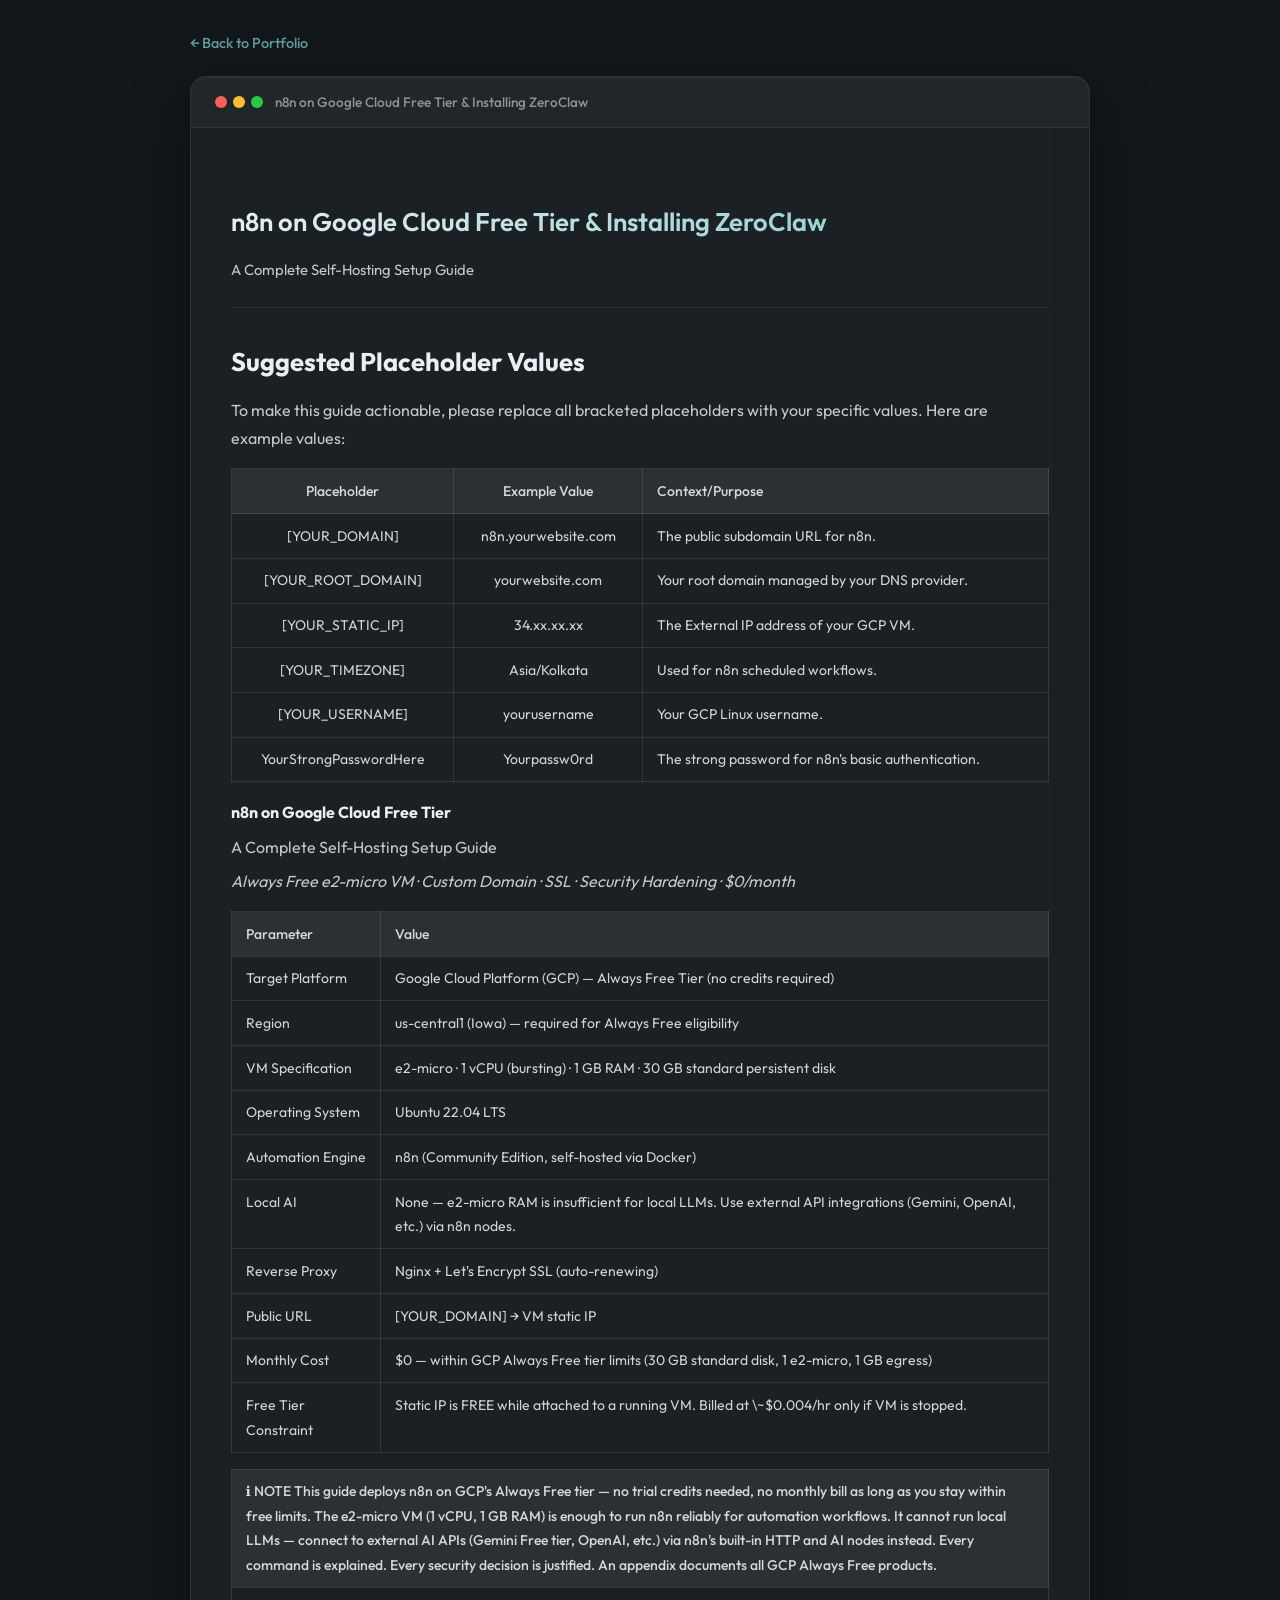
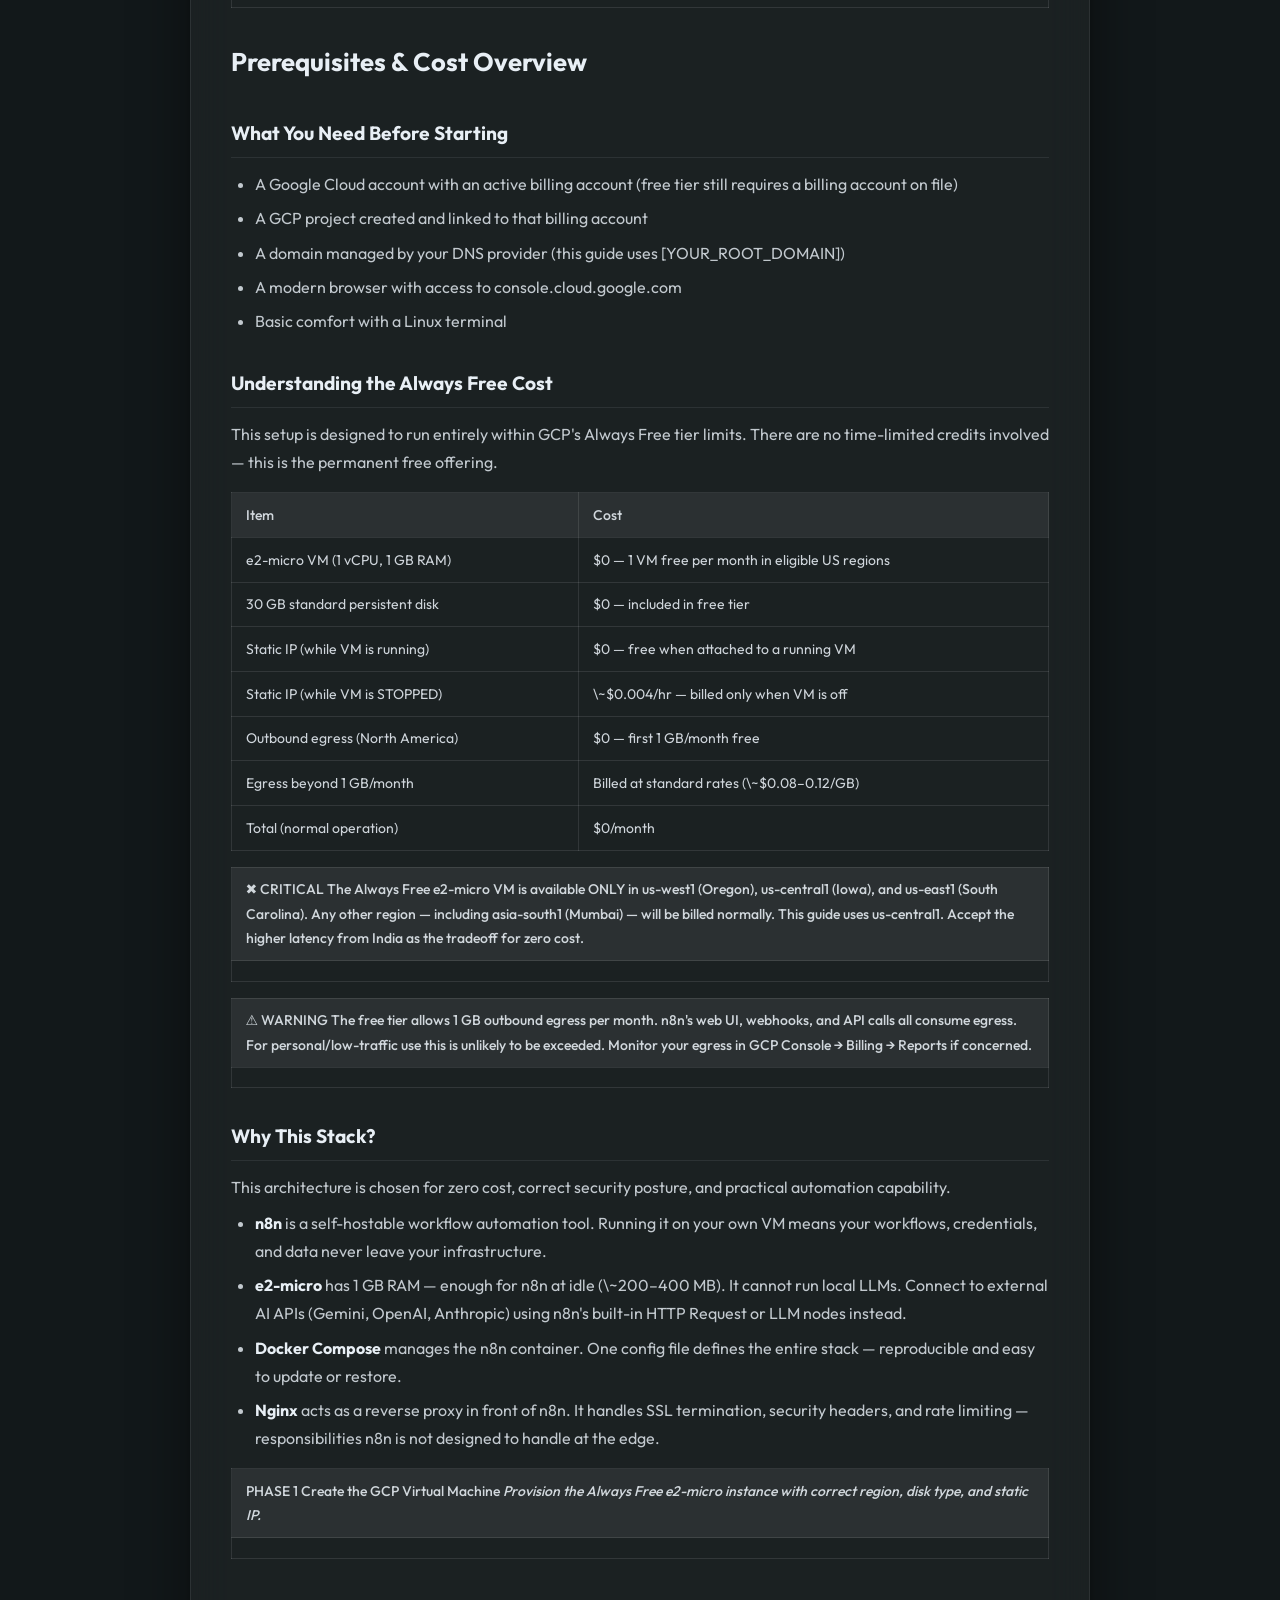
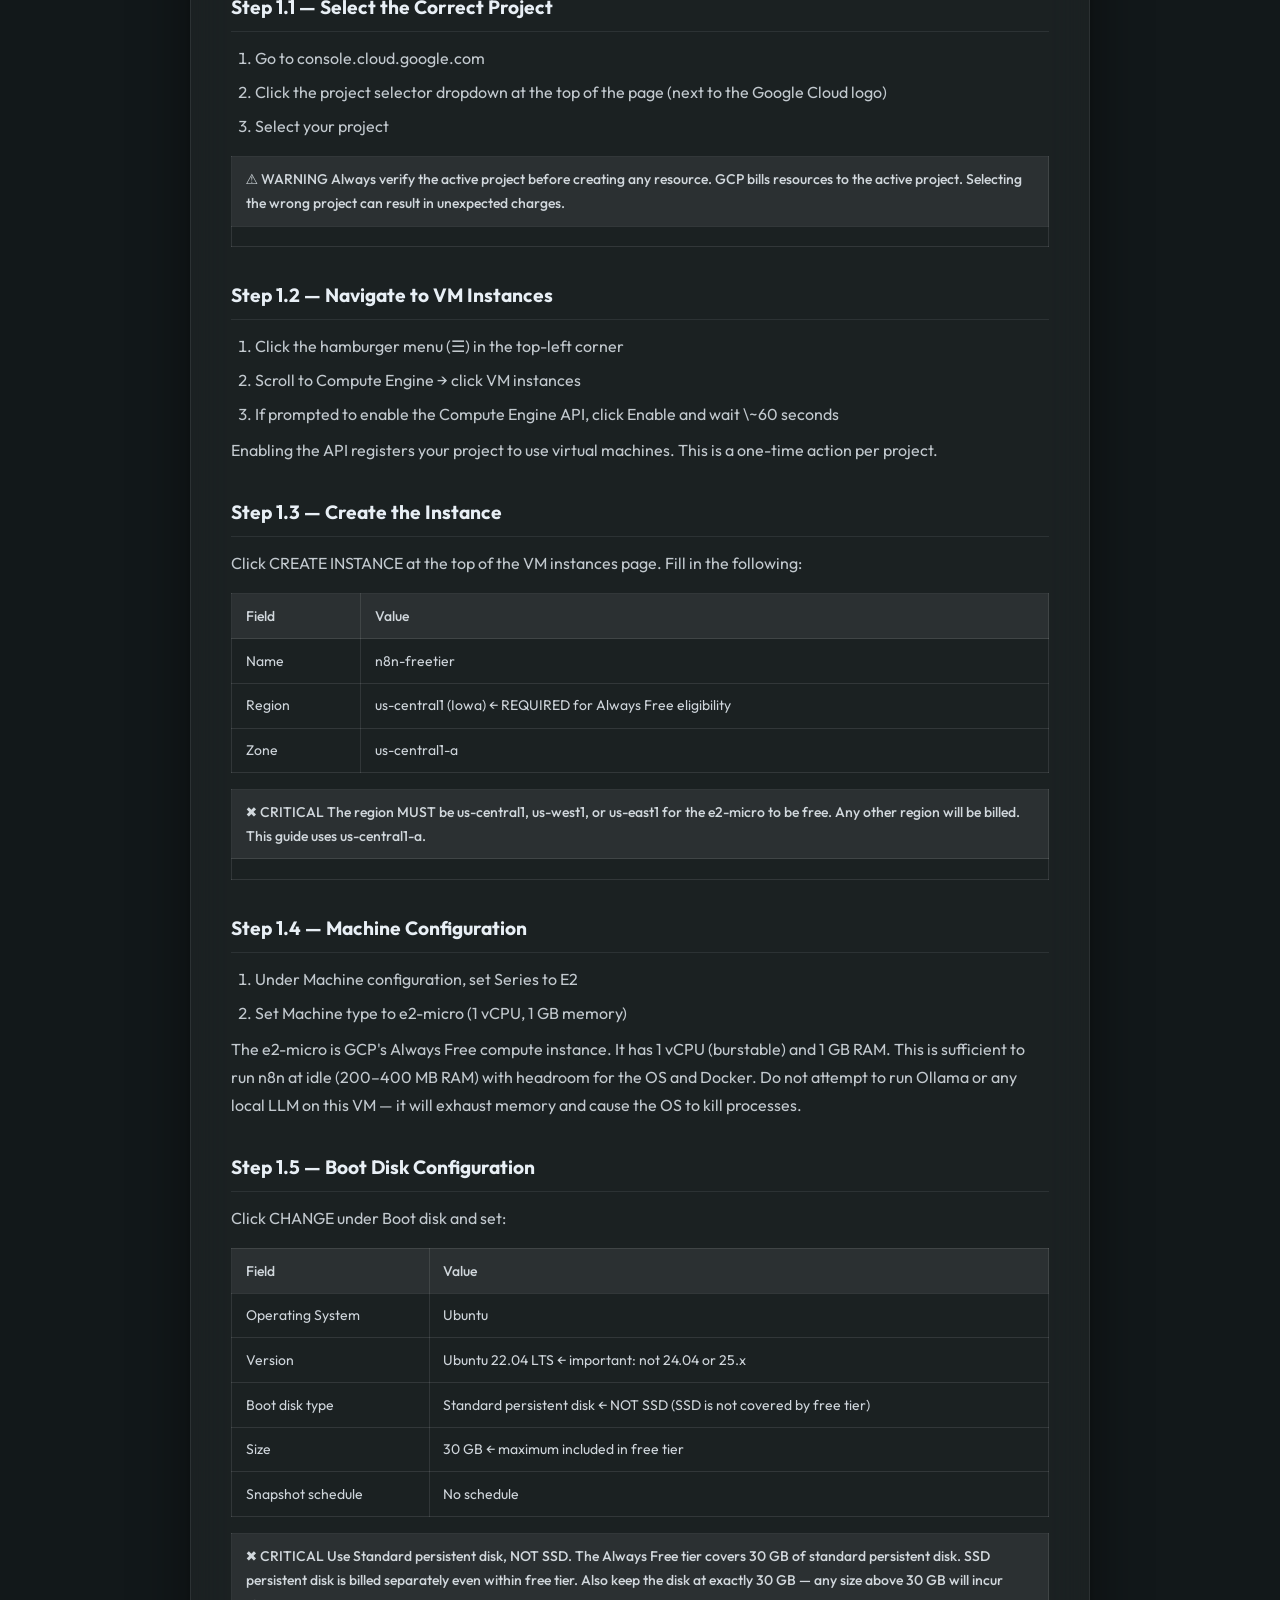
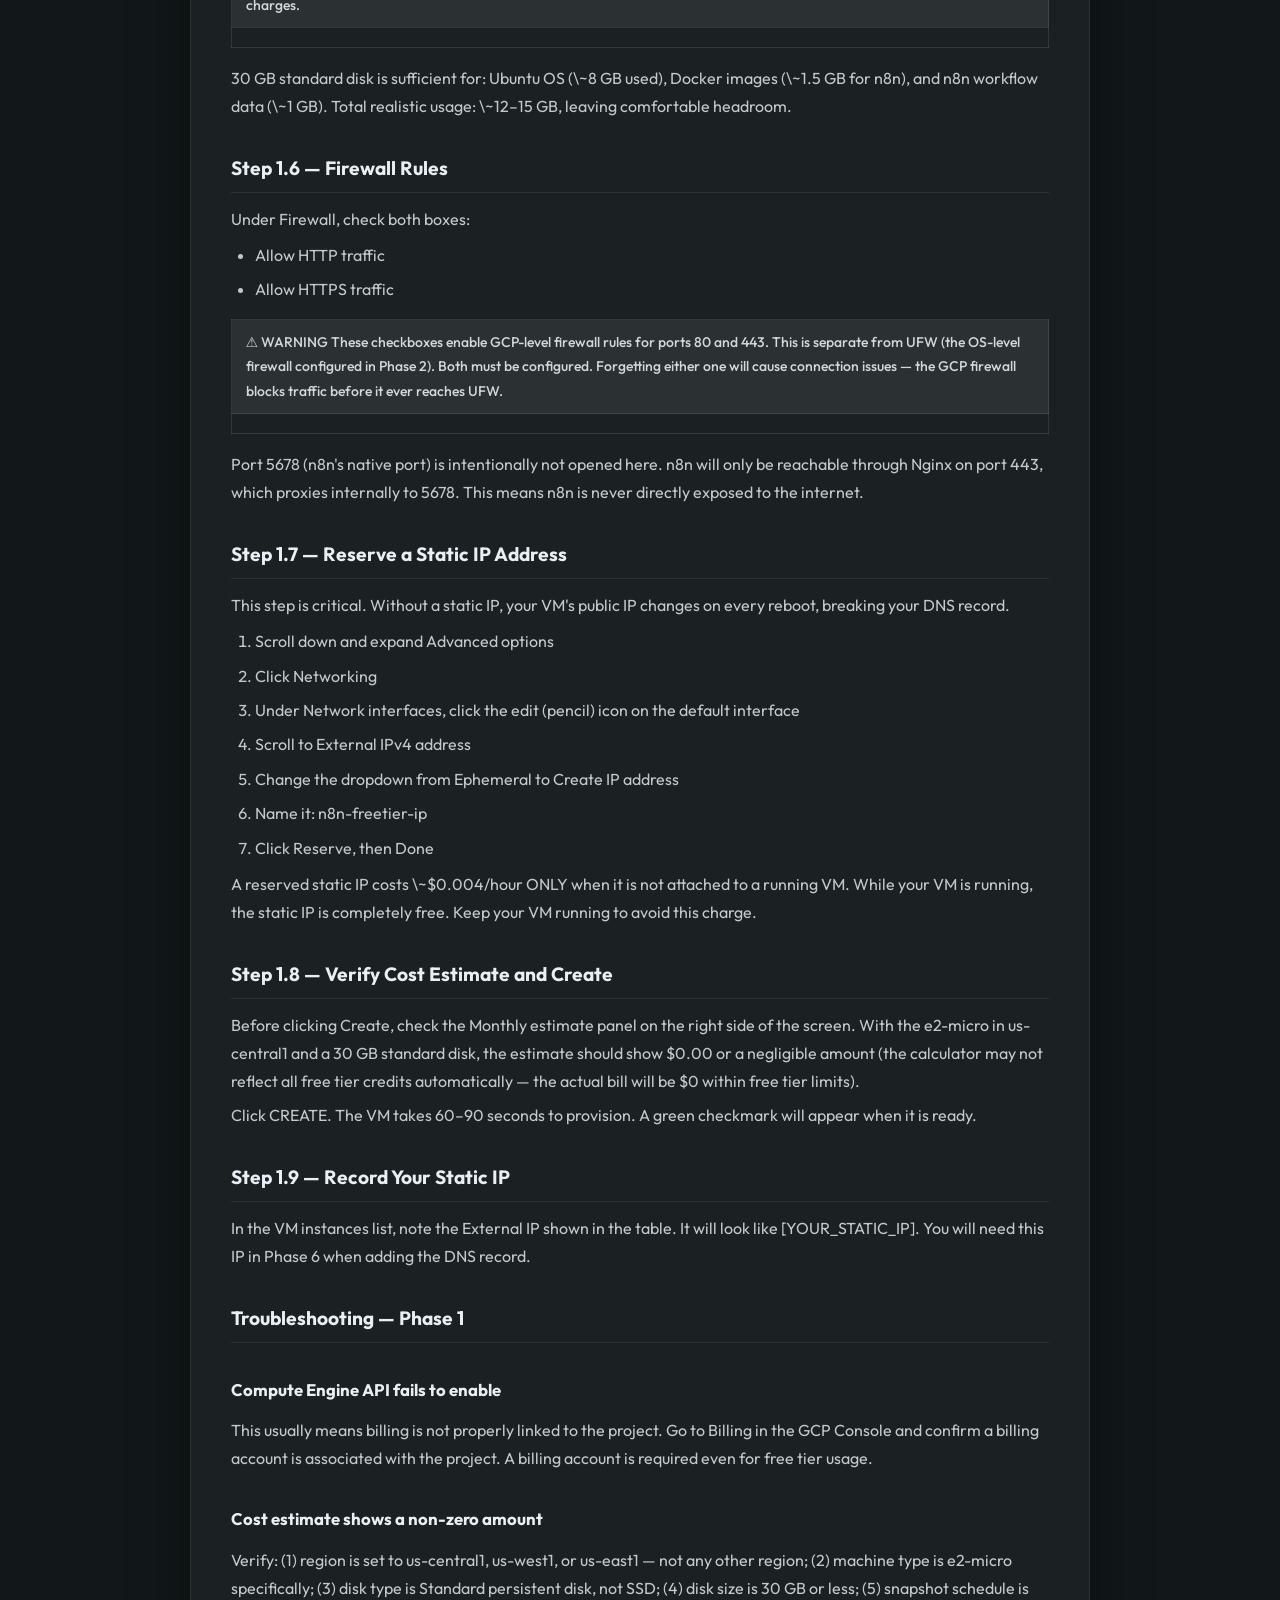
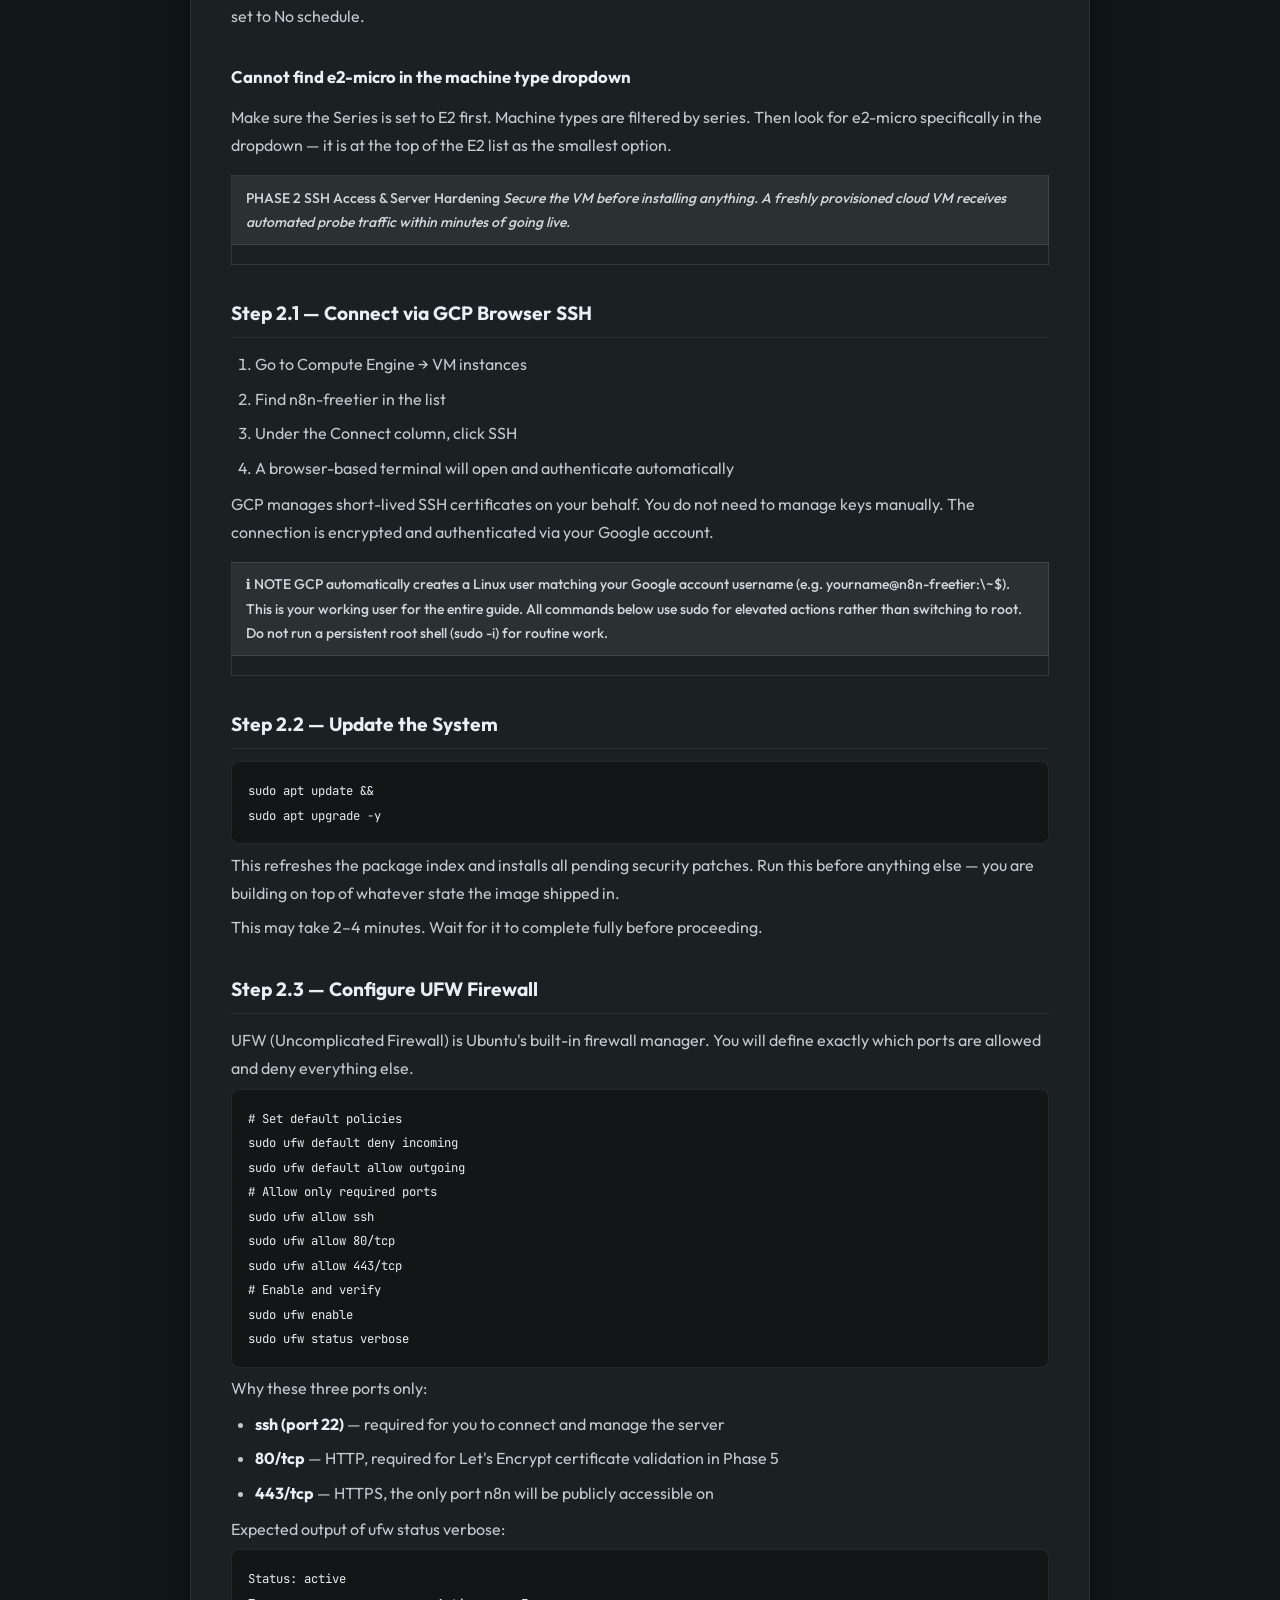
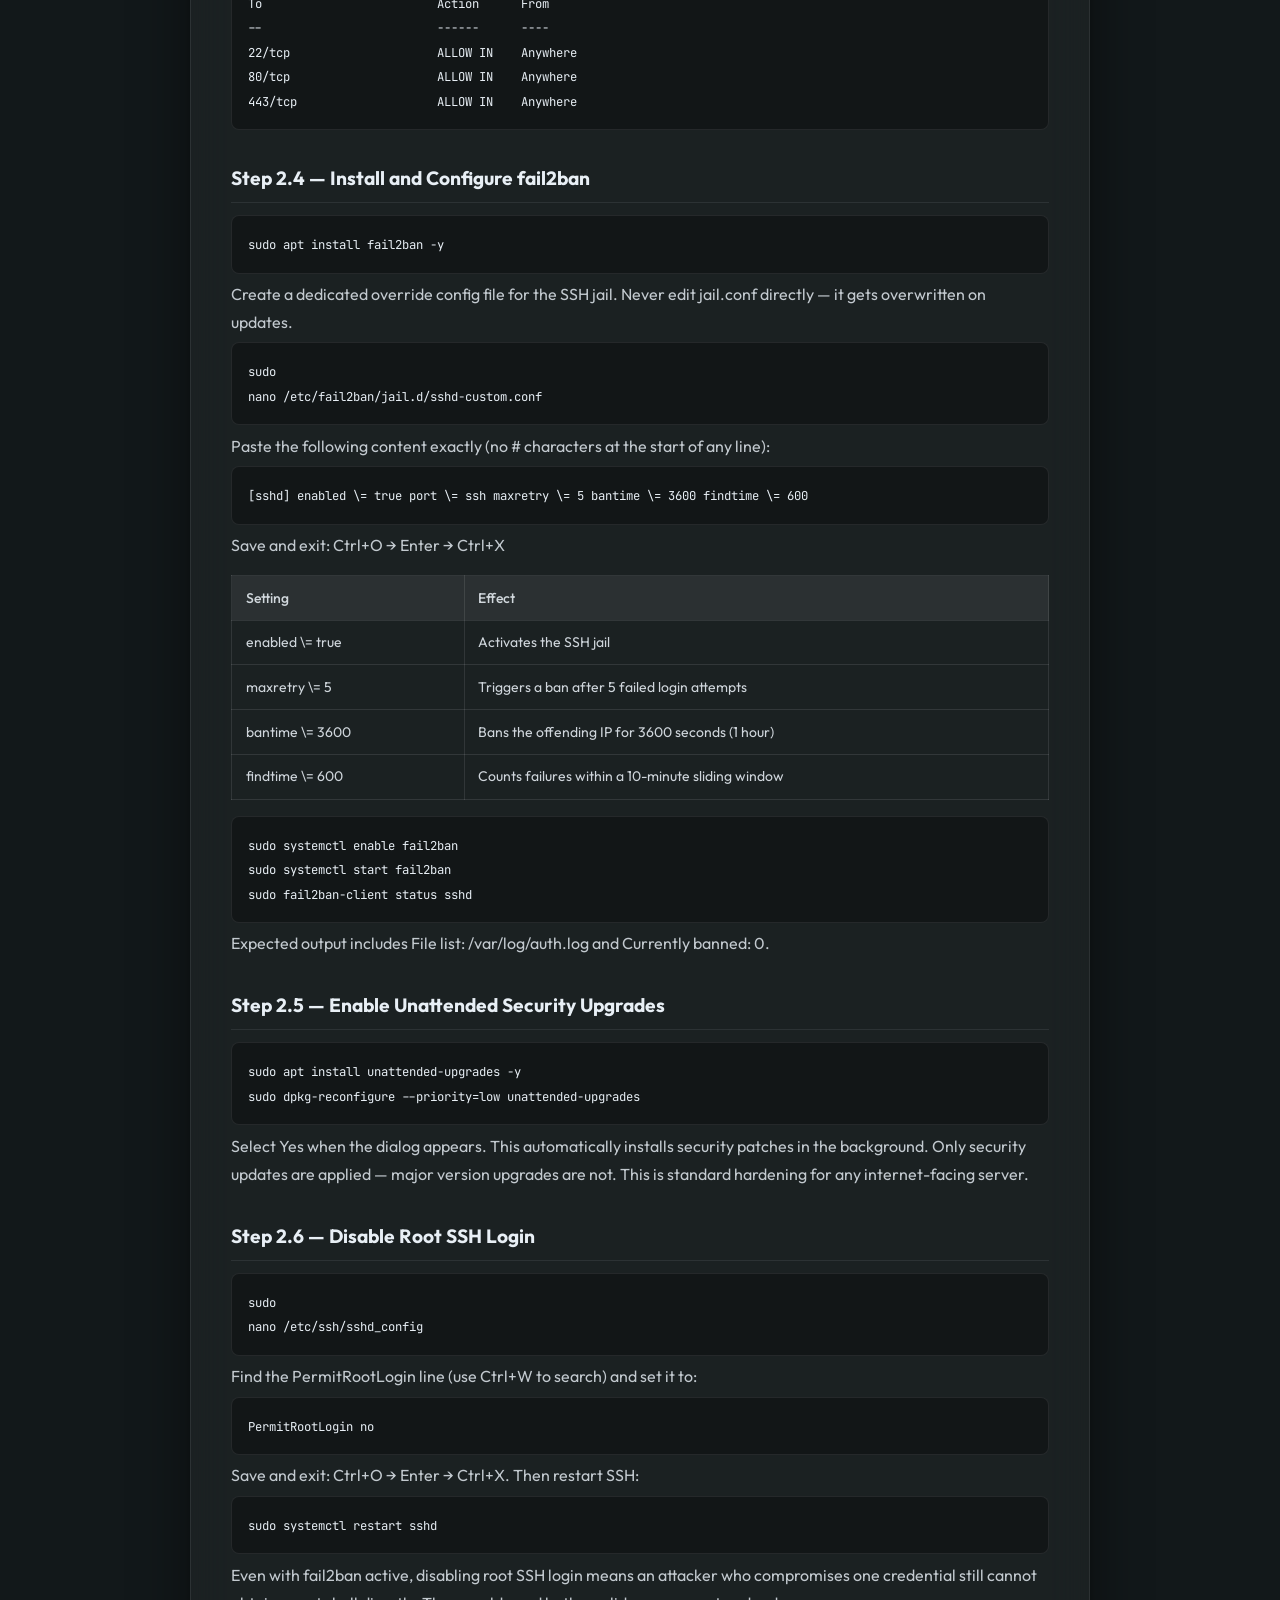
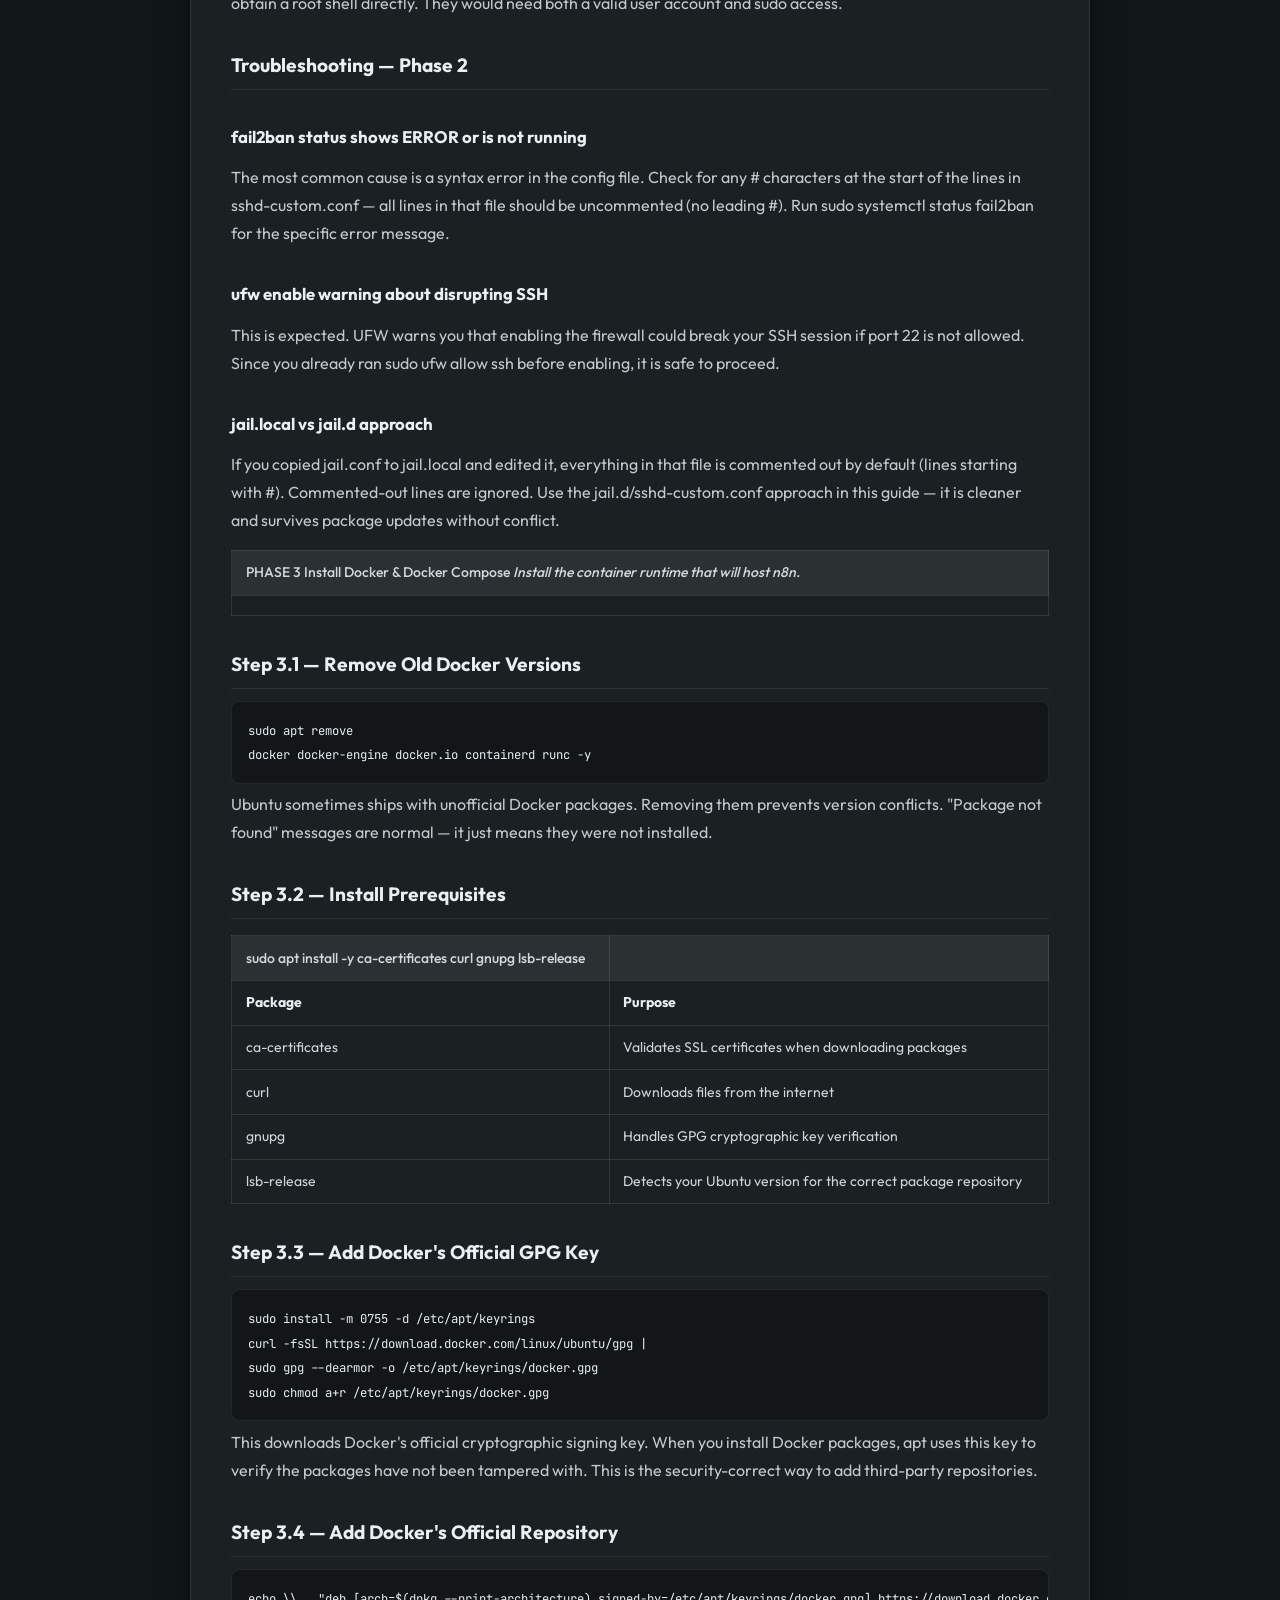
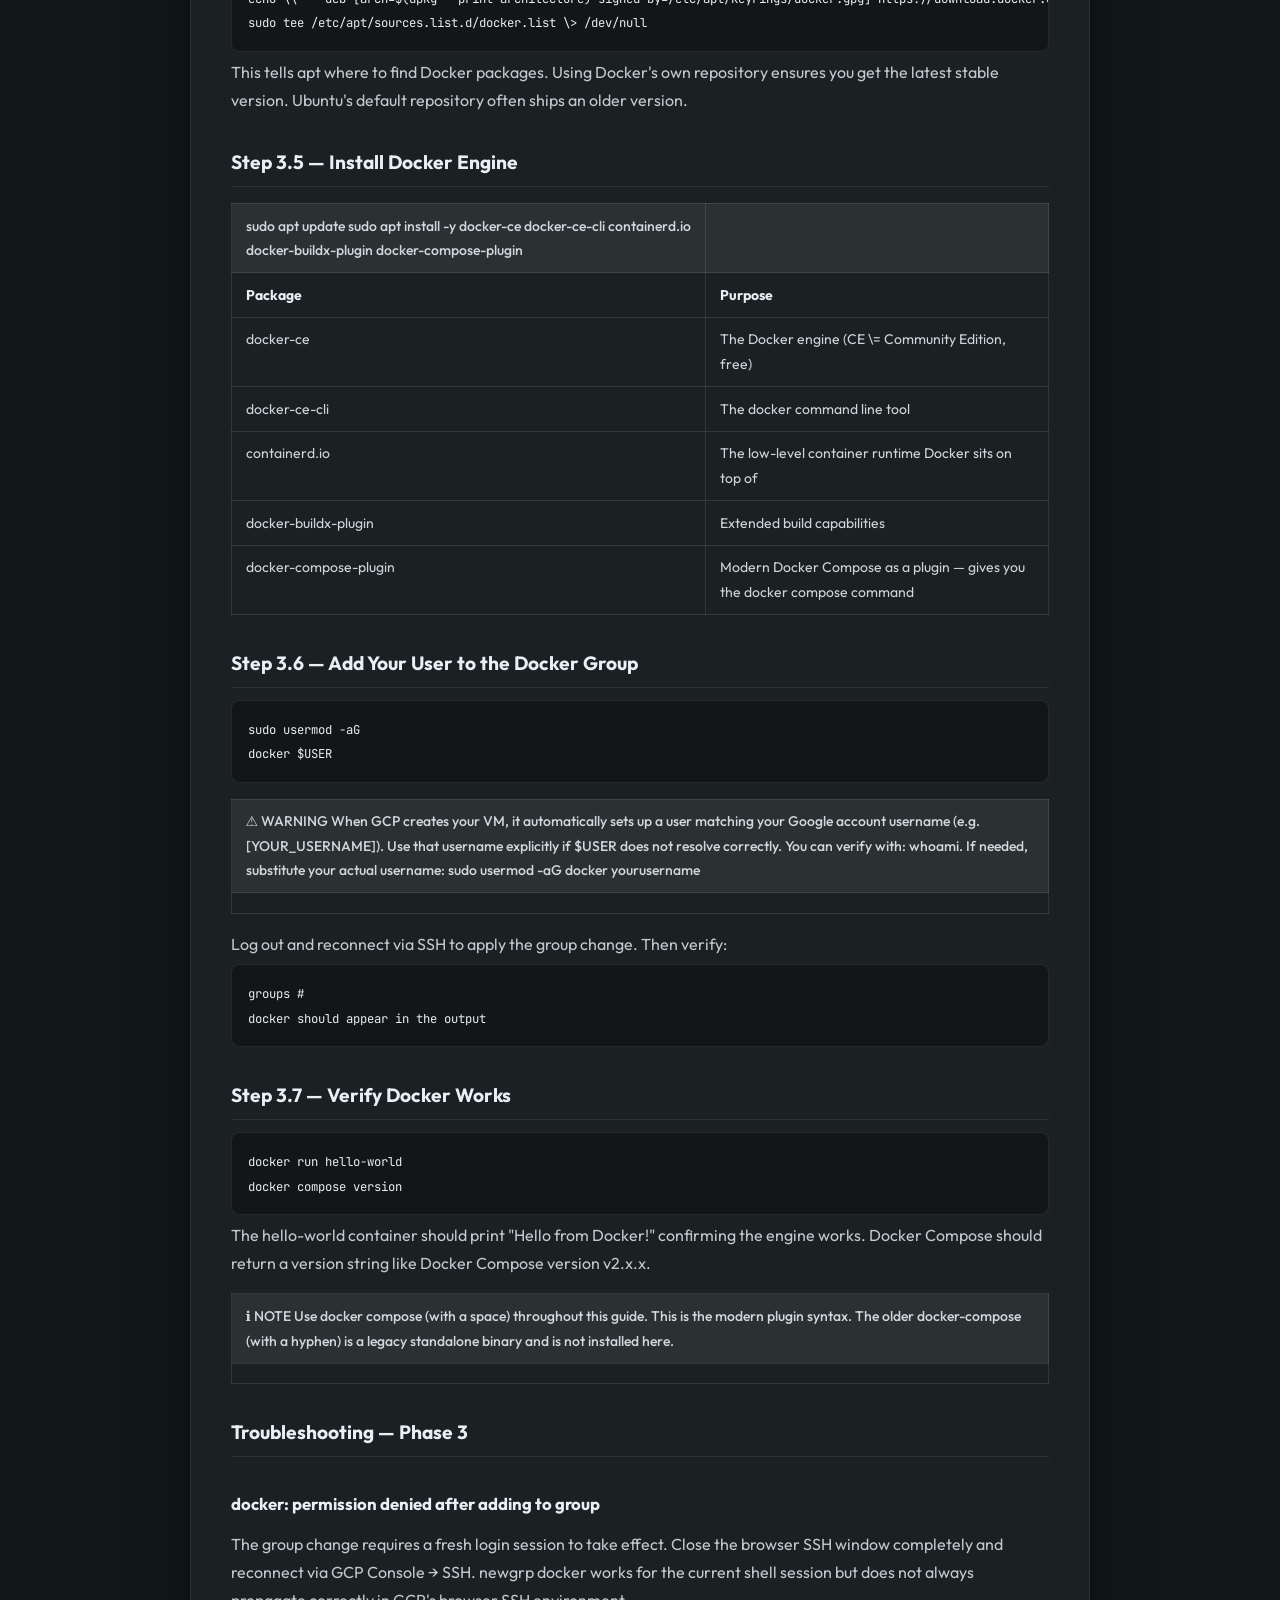
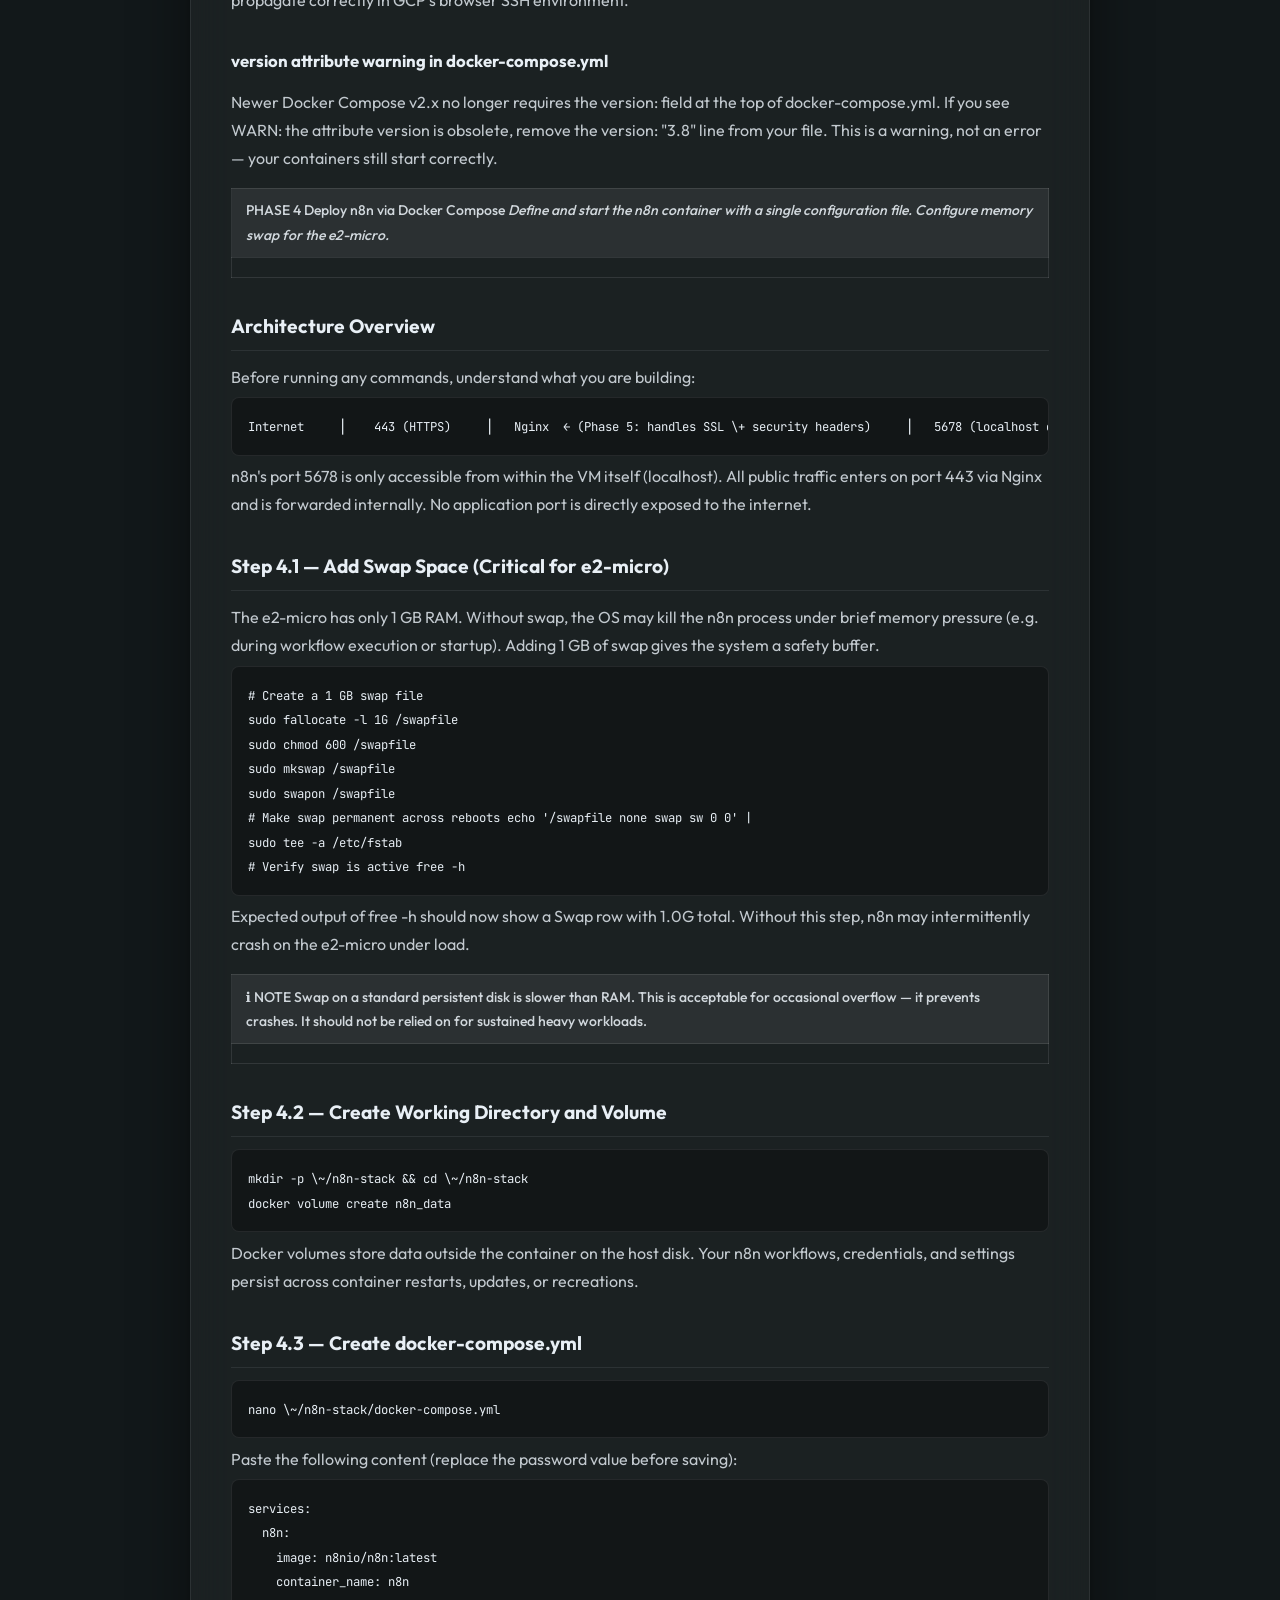
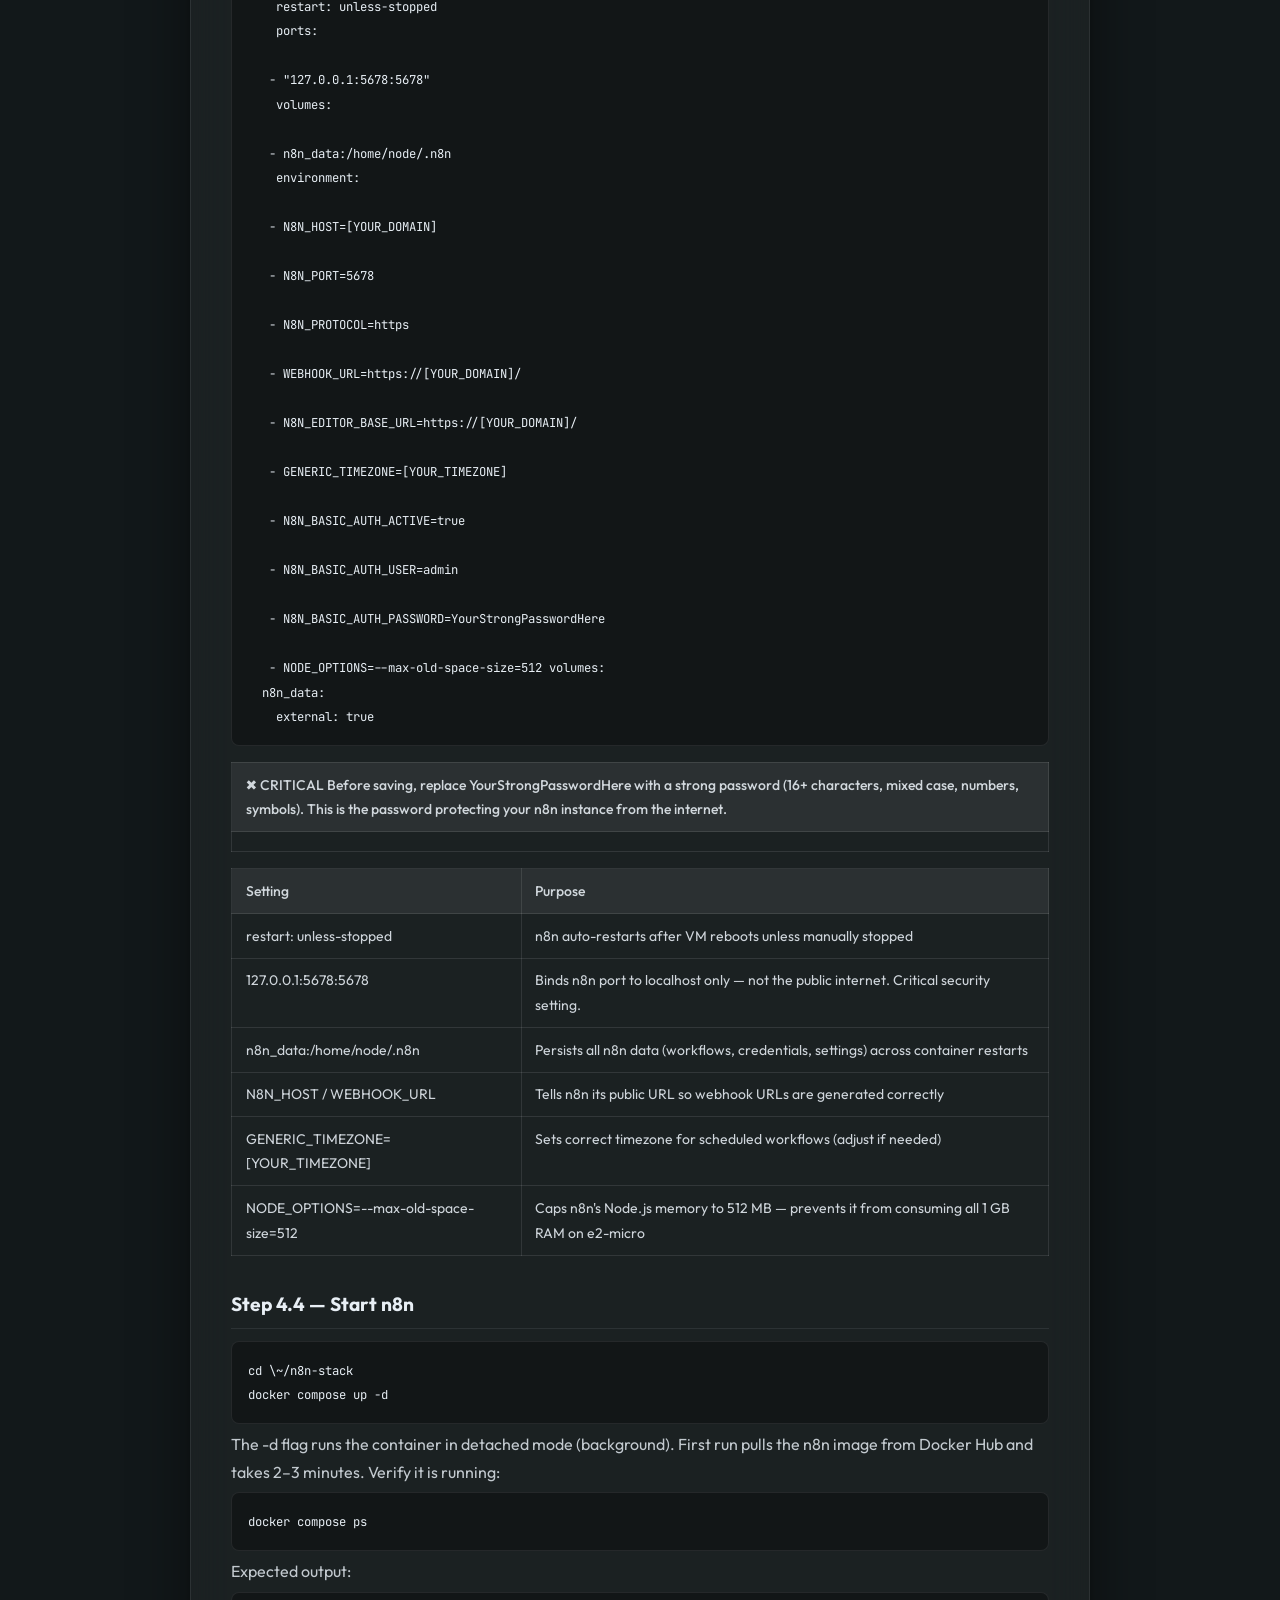
<file: labs-research-and-ctf/Labs/n8nZeroclaw/index.html>
<!DOCTYPE html>
<html lang="en">
<head>
    <meta charset="UTF-8">
    <meta name="viewport" content="width=device-width, initial-scale=1.0">
    <title>n8n on Google Cloud Free Tier & Installing ZeroClaw | Anand Mohankumar</title>
    <link rel="stylesheet" href="../../../styles.css">
    <link rel="preconnect" href="https://fonts.googleapis.com">
    <link rel="preconnect" href="https://fonts.gstatic.com" crossorigin>
    <link href="https://fonts.googleapis.com/css2?family=Outfit:wght@300;400;500;600;700&family=JetBrains+Mono:wght@400;500&display=swap" rel="stylesheet">
    <style>
        /* ── CRITICAL: override styles.css desktop-UI rules that kill scrolling ── */
        html {
            height: auto !important;
            overflow-y: auto !important;
        }
        html, body {
            margin: 0; padding: 0;
            height: auto !important;
            overflow: visible !important;
            min-height: 100vh;
            background: #12181A;
            font-family: 'Outfit', system-ui, sans-serif;
            color: #E8EFF5;
        }
        body { padding: 2rem 1rem 4rem; }

        /* Back nav */
        .lecture-breadcrumb { max-width: 900px; margin: 0 auto 1.5rem; }
        .lecture-breadcrumb a {
            display: inline-flex; align-items: center; gap: 0.4rem;
            color: #7EC8C8; text-decoration: none;
            font-size: 0.9rem; font-weight: 500;
            opacity: 0.75; transition: opacity 0.2s;
        }
        .lecture-breadcrumb a:hover { opacity: 1; }

        /* Card */
        .lecture-card {
            max-width: 900px; margin: 0 auto;
            background: rgba(255,255,255,0.04);
            border: 1px solid rgba(255,255,255,0.08);
            border-radius: 16px;
            backdrop-filter: blur(20px);
            -webkit-backdrop-filter: blur(20px);
            box-shadow: 0 4px 6px rgba(0,0,0,.18), 0 20px 60px rgba(0,0,0,.45),
                        inset 0 1px 0 rgba(255,255,255,.06);
        }

        /* Traffic-light header */
        .lecture-card-header {
            display: flex; align-items: center; gap: .75rem;
            padding: 1rem 1.5rem;
            background: rgba(255,255,255,.03);
            border-bottom: 1px solid rgba(255,255,255,.07);
            border-radius: 16px 16px 0 0;
        }
        .lecture-card-dots { display: flex; gap: 6px; }
        .lecture-card-dots span { width: 12px; height: 12px; border-radius: 50%; }
        .dot-red    { background: #FF5F57; }
        .dot-yellow { background: #FFBD2E; }
        .dot-green  { background: #28CA41; }
        .lecture-card-title { font-size: .85rem; font-weight: 500; color: rgba(255,255,255,.5); }

        /* Body */
        .lecture-body { padding: 2.5rem 2.5rem 3rem; line-height: 1.75; }

        .lecture-page-title {
            margin: 0 0 .5rem; font-size: 2rem; font-weight: 700;
            background: linear-gradient(135deg, #E8EFF5 0%, #7EC8C8 100%);
            -webkit-background-clip: text; -webkit-text-fill-color: transparent;
            background-clip: text;
        }
        .lecture-page-subtitle {
            margin: 0 0 2.5rem; font-size: .925rem;
            color: rgba(255,255,255,.4);
            border-bottom: 1px solid rgba(255,255,255,.07);
            padding-bottom: 1.5rem;
        }

        /* Headings */
        .lecture-body h1,.lecture-body h2,.lecture-body h3,.lecture-body h4 {
            color: #E8EFF5; font-family: 'Outfit', sans-serif;
            font-weight: 600; margin: 2rem 0 .75rem;
        }
        .lecture-body h1 { font-size: 1.6rem; }
        .lecture-body h2 { font-size: 1.2rem; padding-bottom: .4rem; border-bottom: 1px solid rgba(255,255,255,.08); }
        .lecture-body h3 { font-size: 1.05rem; color: rgba(232,239,245,.85); }

        /* Paragraphs */
        .lecture-body .para, .lecture-body p { margin: .4rem 0; color: rgba(232,239,245,.82); }

        /* HR */
        .lecture-body hr { border: none; border-top: 1px solid rgba(255,255,255,.08); margin: 2rem 0; }

        /* Images */
        .lecture-body img {
            max-width: 100%; height: auto; border-radius: 8px;
            margin: .75rem 0; border: 1px solid rgba(255,255,255,.07);
            background: rgba(0,0,0,.2);
        }

        /* Tables */
        .lecture-body en-table, .lecture-body .container, .lecture-body .table-wrapper {
            width: 100%; overflow-x: auto; display: block; margin: 1rem 0;
        }
        .lecture-body table {
            width: 100% !important; border-collapse: collapse;
            font-size: .875rem;
        }
        .lecture-body td {
            padding: .6rem .85rem;
            border: 1px solid rgba(255,255,255,.1);
            vertical-align: top;
            color: var(--text-color-darkmode, rgba(232,239,245,.88));
            background: var(--background-color-darkmode, transparent);
        }
        .lecture-body th {
            padding: .6rem .85rem;
            border: 1px solid rgba(255,255,255,.1);
            vertical-align: top;
            color: var(--text-color-darkmode, rgba(232,239,245,.88));
            background: rgba(255,255,255,.07) !important; font-weight: 500;
        }
        .lecture-body td[data-background-luminance-darkmode="dark"] {
            background: rgba(255,255,255,.07) !important; font-weight: 500;
        }

        /* Lists */
        .lecture-body ul,.lecture-body ol { padding-left: 1.5rem; margin: .5rem 0; color: rgba(232,239,245,.82); }
        .lecture-body li { margin: .25rem 0; }

        /* Links */
        .lecture-body a { color: #7EC8C8; text-decoration: none; }
        .lecture-body a:hover { text-decoration: underline; }

        /* Bold */
        .lecture-body b, .lecture-body strong { color: #E8EFF5; }

        /* Code and Pre */
        .lecture-body code {
            font-family: 'JetBrains Mono', monospace;
            font-size: .875em;
            background: rgba(87, 231, 128, .08);
            color: rgb(87, 231, 128);
            padding: .1em .35em; border-radius: 4px;
        }
        .lecture-body pre {
            background: rgba(0,0,0,0.3);
            border: 1px solid rgba(255,255,255,0.08);
            padding: 1rem;
            border-radius: 8px;
            overflow-x: auto;
            color: #E8EFF5;
            font-family: 'JetBrains Mono', monospace;
            font-size: .875em;
        }
        .lecture-body pre code {
            background: none;
            padding: 0;
            color: inherit;
        }

        @media (max-width: 640px) {
            body { padding: 1rem .5rem 3rem; }
            .lecture-body { padding: 1.5rem 1.25rem 2rem; }
            .lecture-page-title { font-size: 1.4rem; }
        }
    </style>
</head>
<body>
    <nav class="lecture-breadcrumb"><a href="https://cyberamo.work/">&#8592; Back to Portfolio</a></nav>
    <article class="lecture-card">
        <div class="lecture-card-header">
            <div class="lecture-card-dots"><span class="dot-red"></span><span class="dot-yellow"></span><span class="dot-green"></span></div>
            <span class="lecture-card-title">n8n on Google Cloud Free Tier & Installing ZeroClaw</span>
        </div>
        <div class="lecture-body">
            <h1 class="lecture-page-title">n8n on Google Cloud Free Tier & Installing ZeroClaw</h1>
            <p class="lecture-page-subtitle">A Complete Self-Hosting Setup Guide</p>
<h1><strong>Suggested Placeholder Values</strong></h1>
<p>To make this guide actionable, please replace all bracketed placeholders with your specific values. Here are example values:</p>
<div class="table-wrapper"><table>
<thead>
<tr>
<th style="text-align: center;">Placeholder</th>
<th style="text-align: center;">Example Value</th>
<th style="text-align: left;">Context/Purpose</th>
</tr>
</thead>
<tbody>
<tr>
<td style="text-align: center;">[YOUR_DOMAIN]</td>
<td style="text-align: center;">n8n.yourwebsite.com</td>
<td style="text-align: left;">The public subdomain URL for n8n.</td>
</tr>
<tr>
<td style="text-align: center;">[YOUR_ROOT_DOMAIN]</td>
<td style="text-align: center;">yourwebsite.com</td>
<td style="text-align: left;">Your root domain managed by your DNS provider.</td>
</tr>
<tr>
<td style="text-align: center;">[YOUR_STATIC_IP]</td>
<td style="text-align: center;">34.xx.xx.xx</td>
<td style="text-align: left;">The External IP address of your GCP VM.</td>
</tr>
<tr>
<td style="text-align: center;">[YOUR_TIMEZONE]</td>
<td style="text-align: center;">Asia/Kolkata</td>
<td style="text-align: left;">Used for n8n scheduled workflows.</td>
</tr>
<tr>
<td style="text-align: center;">[YOUR_USERNAME]</td>
<td style="text-align: center;">yourusername</td>
<td style="text-align: left;">Your GCP Linux username.</td>
</tr>
<tr>
<td style="text-align: center;">YourStrongPasswordHere</td>
<td style="text-align: center;">Yourpassw0rd</td>
<td style="text-align: left;">The strong password for n8n's basic authentication.</td>
</tr>
</tbody>
</table></div>
<p><strong>n8n on Google Cloud Free Tier</strong></p>
<p>A Complete Self-Hosting Setup Guide</p>
<p><em>Always Free e2-micro VM · Custom Domain · SSL · Security Hardening · $0/month</em></p>
<div class="table-wrapper"><table>
<thead>
<tr>
<th style="text-align: left;">Parameter</th>
<th style="text-align: left;">Value</th>
</tr>
</thead>
<tbody>
<tr>
<td style="text-align: left;">Target Platform</td>
<td style="text-align: left;">Google Cloud Platform (GCP) — Always Free Tier (no credits required)</td>
</tr>
<tr>
<td style="text-align: left;">Region</td>
<td style="text-align: left;">us-central1 (Iowa) — required for Always Free eligibility</td>
</tr>
<tr>
<td style="text-align: left;">VM Specification</td>
<td style="text-align: left;">e2-micro · 1 vCPU (bursting) · 1 GB RAM · 30 GB standard persistent disk</td>
</tr>
<tr>
<td style="text-align: left;">Operating System</td>
<td style="text-align: left;">Ubuntu 22.04 LTS</td>
</tr>
<tr>
<td style="text-align: left;">Automation Engine</td>
<td style="text-align: left;">n8n (Community Edition, self-hosted via Docker)</td>
</tr>
<tr>
<td style="text-align: left;">Local AI</td>
<td style="text-align: left;">None — e2-micro RAM is insufficient for local LLMs. Use external API integrations (Gemini, OpenAI, etc.) via n8n nodes.</td>
</tr>
<tr>
<td style="text-align: left;">Reverse Proxy</td>
<td style="text-align: left;">Nginx + Let's Encrypt SSL (auto-renewing)</td>
</tr>
<tr>
<td style="text-align: left;">Public URL</td>
<td style="text-align: left;">[YOUR_DOMAIN] → VM static IP</td>
</tr>
<tr>
<td style="text-align: left;">Monthly Cost</td>
<td style="text-align: left;">$0 — within GCP Always Free tier limits (30 GB standard disk, 1 e2-micro, 1 GB egress)</td>
</tr>
<tr>
<td style="text-align: left;">Free Tier Constraint</td>
<td style="text-align: left;">Static IP is FREE while attached to a running VM. Billed at \~$0.004/hr only if VM is stopped.</td>
</tr>
</tbody>
</table></div>
<div class="table-wrapper"><table>
<thead>
<tr>
<th style="text-align: left;">ℹ  NOTE This guide deploys n8n on GCP's Always Free tier — no trial credits needed, no monthly bill as long as you stay within free limits. The e2-micro VM (1 vCPU, 1 GB RAM) is enough to run n8n reliably for automation workflows. It cannot run local LLMs — connect to external AI APIs (Gemini Free tier, OpenAI, etc.) via n8n's built-in HTTP and AI nodes instead. Every command is explained. Every security decision is justified. An appendix documents all GCP Always Free products.</th>
</tr>
</thead>
<tbody>
<tr>
<td></td>
</tr>
</tbody>
</table></div>
<h1><strong>Prerequisites &amp; Cost Overview</strong></h1>
<h2><strong>What You Need Before Starting</strong></h2>
<ul>
<li>
<p>A Google Cloud account with an active billing account (free tier still requires a billing account on file)</p>
</li>
<li>
<p>A GCP project created and linked to that billing account</p>
</li>
<li>
<p>A domain managed by your DNS provider (this guide uses [YOUR_ROOT_DOMAIN])</p>
</li>
<li>
<p>A modern browser with access to console.cloud.google.com</p>
</li>
<li>
<p>Basic comfort with a Linux terminal</p>
</li>
</ul>
<h2><strong>Understanding the Always Free Cost</strong></h2>
<p>This setup is designed to run entirely within GCP's Always Free tier limits. There are no time-limited credits involved — this is the permanent free offering.</p>
<div class="table-wrapper"><table>
<thead>
<tr>
<th style="text-align: left;">Item</th>
<th style="text-align: left;">Cost</th>
</tr>
</thead>
<tbody>
<tr>
<td style="text-align: left;">e2-micro VM (1 vCPU, 1 GB RAM)</td>
<td style="text-align: left;">$0 — 1 VM free per month in eligible US regions</td>
</tr>
<tr>
<td style="text-align: left;">30 GB standard persistent disk</td>
<td style="text-align: left;">$0 — included in free tier</td>
</tr>
<tr>
<td style="text-align: left;">Static IP (while VM is running)</td>
<td style="text-align: left;">$0 — free when attached to a running VM</td>
</tr>
<tr>
<td style="text-align: left;">Static IP (while VM is STOPPED)</td>
<td style="text-align: left;">\~$0.004/hr — billed only when VM is off</td>
</tr>
<tr>
<td style="text-align: left;">Outbound egress (North America)</td>
<td style="text-align: left;">$0 — first 1 GB/month free</td>
</tr>
<tr>
<td style="text-align: left;">Egress beyond 1 GB/month</td>
<td style="text-align: left;">Billed at standard rates (\~$0.08–0.12/GB)</td>
</tr>
<tr>
<td style="text-align: left;">Total (normal operation)</td>
<td style="text-align: left;">$0/month</td>
</tr>
</tbody>
</table></div>
<div class="table-wrapper"><table>
<thead>
<tr>
<th style="text-align: left;">✖  CRITICAL The Always Free e2-micro VM is available ONLY in us-west1 (Oregon), us-central1 (Iowa), and us-east1 (South Carolina). Any other region — including asia-south1 (Mumbai) — will be billed normally. This guide uses us-central1. Accept the higher latency from India as the tradeoff for zero cost.</th>
</tr>
</thead>
<tbody>
<tr>
<td></td>
</tr>
</tbody>
</table></div>
<div class="table-wrapper"><table>
<thead>
<tr>
<th style="text-align: left;">⚠  WARNING The free tier allows 1 GB outbound egress per month. n8n's web UI, webhooks, and API calls all consume egress. For personal/low-traffic use this is unlikely to be exceeded. Monitor your egress in GCP Console → Billing → Reports if concerned.</th>
</tr>
</thead>
<tbody>
<tr>
<td></td>
</tr>
</tbody>
</table></div>
<h2><strong>Why This Stack?</strong></h2>
<p>This architecture is chosen for zero cost, correct security posture, and practical automation capability.</p>
<ul>
<li>
<p><strong>n8n</strong> is a self-hostable workflow automation tool. Running it on your own VM means your workflows, credentials, and data never leave your infrastructure.</p>
</li>
<li>
<p><strong>e2-micro</strong> has 1 GB RAM — enough for n8n at idle (\~200–400 MB). It cannot run local LLMs. Connect to external AI APIs (Gemini, OpenAI, Anthropic) using n8n's built-in HTTP Request or LLM nodes instead.</p>
</li>
<li>
<p><strong>Docker Compose</strong> manages the n8n container. One config file defines the entire stack — reproducible and easy to update or restore.</p>
</li>
<li>
<p><strong>Nginx</strong> acts as a reverse proxy in front of n8n. It handles SSL termination, security headers, and rate limiting — responsibilities n8n is not designed to handle at the edge.</p>
</li>
</ul>
<div class="table-wrapper"><table>
<thead>
<tr>
<th style="text-align: left;">PHASE 1  Create the GCP Virtual Machine <em>Provision the Always Free e2-micro instance with correct region, disk type, and static IP.</em></th>
</tr>
</thead>
<tbody>
<tr>
<td></td>
</tr>
</tbody>
</table></div>
<h2><strong>Step 1.1 — Select the Correct Project</strong></h2>
<ol>
<li>
<p>Go to console.cloud.google.com</p>
</li>
<li>
<p>Click the project selector dropdown at the top of the page (next to the Google Cloud logo)</p>
</li>
<li>
<p>Select your project</p>
</li>
</ol>
<div class="table-wrapper"><table>
<thead>
<tr>
<th style="text-align: left;">⚠  WARNING Always verify the active project before creating any resource. GCP bills resources to the active project. Selecting the wrong project can result in unexpected charges.</th>
</tr>
</thead>
<tbody>
<tr>
<td></td>
</tr>
</tbody>
</table></div>
<h2><strong>Step 1.2 — Navigate to VM Instances</strong></h2>
<ol>
<li>
<p>Click the hamburger menu (☰) in the top-left corner</p>
</li>
<li>
<p>Scroll to Compute Engine → click VM instances</p>
</li>
<li>
<p>If prompted to enable the Compute Engine API, click Enable and wait \~60 seconds</p>
</li>
</ol>
<p>Enabling the API registers your project to use virtual machines. This is a one-time action per project.</p>
<h2><strong>Step 1.3 — Create the Instance</strong></h2>
<p>Click CREATE INSTANCE at the top of the VM instances page. Fill in the following:</p>
<div class="table-wrapper"><table>
<thead>
<tr>
<th style="text-align: left;">Field</th>
<th style="text-align: left;">Value</th>
</tr>
</thead>
<tbody>
<tr>
<td style="text-align: left;">Name</td>
<td style="text-align: left;">n8n-freetier</td>
</tr>
<tr>
<td style="text-align: left;">Region</td>
<td style="text-align: left;">us-central1 (Iowa)  ← REQUIRED for Always Free eligibility</td>
</tr>
<tr>
<td style="text-align: left;">Zone</td>
<td style="text-align: left;">us-central1-a</td>
</tr>
</tbody>
</table></div>
<div class="table-wrapper"><table>
<thead>
<tr>
<th style="text-align: left;">✖  CRITICAL The region MUST be us-central1, us-west1, or us-east1 for the e2-micro to be free. Any other region will be billed. This guide uses us-central1-a.</th>
</tr>
</thead>
<tbody>
<tr>
<td></td>
</tr>
</tbody>
</table></div>
<h2><strong>Step 1.4 — Machine Configuration</strong></h2>
<ol>
<li>
<p>Under Machine configuration, set Series to E2</p>
</li>
<li>
<p>Set Machine type to e2-micro (1 vCPU, 1 GB memory)</p>
</li>
</ol>
<p>The e2-micro is GCP's Always Free compute instance. It has 1 vCPU (burstable) and 1 GB RAM. This is sufficient to run n8n at idle (200–400 MB RAM) with headroom for the OS and Docker. Do not attempt to run Ollama or any local LLM on this VM — it will exhaust memory and cause the OS to kill processes.</p>
<h2><strong>Step 1.5 — Boot Disk Configuration</strong></h2>
<p>Click CHANGE under Boot disk and set:</p>
<div class="table-wrapper"><table>
<thead>
<tr>
<th style="text-align: left;">Field</th>
<th style="text-align: left;">Value</th>
</tr>
</thead>
<tbody>
<tr>
<td style="text-align: left;">Operating System</td>
<td style="text-align: left;">Ubuntu</td>
</tr>
<tr>
<td style="text-align: left;">Version</td>
<td style="text-align: left;">Ubuntu 22.04 LTS  ← important: not 24.04 or 25.x</td>
</tr>
<tr>
<td style="text-align: left;">Boot disk type</td>
<td style="text-align: left;">Standard persistent disk  ← NOT SSD (SSD is not covered by free tier)</td>
</tr>
<tr>
<td style="text-align: left;">Size</td>
<td style="text-align: left;">30 GB  ← maximum included in free tier</td>
</tr>
<tr>
<td style="text-align: left;">Snapshot schedule</td>
<td style="text-align: left;">No schedule</td>
</tr>
</tbody>
</table></div>
<div class="table-wrapper"><table>
<thead>
<tr>
<th style="text-align: left;">✖  CRITICAL Use Standard persistent disk, NOT SSD. The Always Free tier covers 30 GB of standard persistent disk. SSD persistent disk is billed separately even within free tier. Also keep the disk at exactly 30 GB — any size above 30 GB will incur charges.</th>
</tr>
</thead>
<tbody>
<tr>
<td></td>
</tr>
</tbody>
</table></div>
<p>30 GB standard disk is sufficient for: Ubuntu OS (\~8 GB used), Docker images (\~1.5 GB for n8n), and n8n workflow data (\~1 GB). Total realistic usage: \~12–15 GB, leaving comfortable headroom.</p>
<h2><strong>Step 1.6 — Firewall Rules</strong></h2>
<p>Under Firewall, check both boxes:</p>
<ul>
<li>
<p>Allow HTTP traffic</p>
</li>
<li>
<p>Allow HTTPS traffic</p>
</li>
</ul>
<div class="table-wrapper"><table>
<thead>
<tr>
<th style="text-align: left;">⚠  WARNING These checkboxes enable GCP-level firewall rules for ports 80 and 443. This is separate from UFW (the OS-level firewall configured in Phase 2). Both must be configured. Forgetting either one will cause connection issues — the GCP firewall blocks traffic before it ever reaches UFW.</th>
</tr>
</thead>
<tbody>
<tr>
<td></td>
</tr>
</tbody>
</table></div>
<p>Port 5678 (n8n's native port) is intentionally not opened here. n8n will only be reachable through Nginx on port 443, which proxies internally to 5678. This means n8n is never directly exposed to the internet.</p>
<h2><strong>Step 1.7 — Reserve a Static IP Address</strong></h2>
<p>This step is critical. Without a static IP, your VM's public IP changes on every reboot, breaking your DNS record.</p>
<ol>
<li>
<p>Scroll down and expand Advanced options</p>
</li>
<li>
<p>Click Networking</p>
</li>
<li>
<p>Under Network interfaces, click the edit (pencil) icon on the default interface</p>
</li>
<li>
<p>Scroll to External IPv4 address</p>
</li>
<li>
<p>Change the dropdown from Ephemeral to Create IP address</p>
</li>
<li>
<p>Name it: n8n-freetier-ip</p>
</li>
<li>
<p>Click Reserve, then Done</p>
</li>
</ol>
<p>A reserved static IP costs \~$0.004/hour ONLY when it is not attached to a running VM. While your VM is running, the static IP is completely free. Keep your VM running to avoid this charge.</p>
<h2><strong>Step 1.8 — Verify Cost Estimate and Create</strong></h2>
<p>Before clicking Create, check the Monthly estimate panel on the right side of the screen. With the e2-micro in us-central1 and a 30 GB standard disk, the estimate should show $0.00 or a negligible amount (the calculator may not reflect all free tier credits automatically — the actual bill will be $0 within free tier limits).</p>
<p>Click CREATE. The VM takes 60–90 seconds to provision. A green checkmark will appear when it is ready.</p>
<h2><strong>Step 1.9 — Record Your Static IP</strong></h2>
<p>In the VM instances list, note the External IP shown in the table. It will look like [YOUR_STATIC_IP]. You will need this IP in Phase 6 when adding the DNS record.</p>
<h2><strong>Troubleshooting — Phase 1</strong></h2>
<h3><strong>Compute Engine API fails to enable</strong></h3>
<p>This usually means billing is not properly linked to the project. Go to Billing in the GCP Console and confirm a billing account is associated with the project. A billing account is required even for free tier usage.</p>
<h3><strong>Cost estimate shows a non-zero amount</strong></h3>
<p>Verify: (1) region is set to us-central1, us-west1, or us-east1 — not any other region; (2) machine type is e2-micro specifically; (3) disk type is Standard persistent disk, not SSD; (4) disk size is 30 GB or less; (5) snapshot schedule is set to No schedule.</p>
<h3><strong>Cannot find e2-micro in the machine type dropdown</strong></h3>
<p>Make sure the Series is set to E2 first. Machine types are filtered by series. Then look for e2-micro specifically in the dropdown — it is at the top of the E2 list as the smallest option.</p>
<div class="table-wrapper"><table>
<thead>
<tr>
<th style="text-align: left;">PHASE 2  SSH Access &amp; Server Hardening <em>Secure the VM before installing anything. A freshly provisioned cloud VM receives automated probe traffic within minutes of going live.</em></th>
</tr>
</thead>
<tbody>
<tr>
<td></td>
</tr>
</tbody>
</table></div>
<h2><strong>Step 2.1 — Connect via GCP Browser SSH</strong></h2>
<ol>
<li>
<p>Go to Compute Engine → VM instances</p>
</li>
<li>
<p>Find n8n-freetier in the list</p>
</li>
<li>
<p>Under the Connect column, click SSH</p>
</li>
<li>
<p>A browser-based terminal will open and authenticate automatically</p>
</li>
</ol>
<p>GCP manages short-lived SSH certificates on your behalf. You do not need to manage keys manually. The connection is encrypted and authenticated via your Google account.</p>
<div class="table-wrapper"><table>
<thead>
<tr>
<th style="text-align: left;">ℹ  NOTE GCP automatically creates a Linux user matching your Google account username (e.g. yourname@n8n-freetier:\~$). This is your working user for the entire guide. All commands below use sudo for elevated actions rather than switching to root. Do not run a persistent root shell (sudo -i) for routine work.</th>
</tr>
</thead>
<tbody>
<tr>
<td></td>
</tr>
</tbody>
</table></div>
<h2><strong>Step 2.2 — Update the System</strong></h2>
<pre><code class="language-bash">sudo apt update &amp;&amp;
sudo apt upgrade -y
</code></pre>
<p>This refreshes the package index and installs all pending security patches. Run this before anything else — you are building on top of whatever state the image shipped in.</p>
<p>This may take 2–4 minutes. Wait for it to complete fully before proceeding.</p>
<h2><strong>Step 2.3 — Configure UFW Firewall</strong></h2>
<p>UFW (Uncomplicated Firewall) is Ubuntu's built-in firewall manager. You will define exactly which ports are allowed and deny everything else.</p>
<pre><code class="language-bash"># Set default policies
sudo ufw default deny incoming
sudo ufw default allow outgoing
# Allow only required ports
sudo ufw allow ssh
sudo ufw allow 80/tcp
sudo ufw allow 443/tcp
# Enable and verify
sudo ufw enable
sudo ufw status verbose
</code></pre>
<p>Why these three ports only:</p>
<ul>
<li>
<p><strong>ssh (port 22)</strong> — required for you to connect and manage the server</p>
</li>
<li>
<p><strong>80/tcp</strong> — HTTP, required for Let's Encrypt certificate validation in Phase 5</p>
</li>
<li>
<p><strong>443/tcp</strong> — HTTPS, the only port n8n will be publicly accessible on</p>
</li>
</ul>
<p>Expected output of ufw status verbose:</p>
<pre><code class="language-bash">Status: active
To                         Action      From
--                         ------      ----
22/tcp                     ALLOW IN    Anywhere
80/tcp                     ALLOW IN    Anywhere
443/tcp                    ALLOW IN    Anywhere
</code></pre>
<h2><strong>Step 2.4 — Install and Configure fail2ban</strong></h2>
<pre><code class="language-bash">sudo apt install fail2ban -y
</code></pre>
<p>Create a dedicated override config file for the SSH jail. Never edit jail.conf directly — it gets overwritten on updates.</p>
<pre><code class="language-bash">sudo
nano /etc/fail2ban/jail.d/sshd-custom.conf
</code></pre>
<p>Paste the following content exactly (no # characters at the start of any line):</p>
<pre><code class="language-bash">[sshd] enabled \= true port \= ssh maxretry \= 5 bantime \= 3600 findtime \= 600
</code></pre>
<p>Save and exit: Ctrl+O → Enter → Ctrl+X</p>
<div class="table-wrapper"><table>
<thead>
<tr>
<th style="text-align: left;">Setting</th>
<th style="text-align: left;">Effect</th>
</tr>
</thead>
<tbody>
<tr>
<td style="text-align: left;">enabled \= true</td>
<td style="text-align: left;">Activates the SSH jail</td>
</tr>
<tr>
<td style="text-align: left;">maxretry \= 5</td>
<td style="text-align: left;">Triggers a ban after 5 failed login attempts</td>
</tr>
<tr>
<td style="text-align: left;">bantime \= 3600</td>
<td style="text-align: left;">Bans the offending IP for 3600 seconds (1 hour)</td>
</tr>
<tr>
<td style="text-align: left;">findtime \= 600</td>
<td style="text-align: left;">Counts failures within a 10-minute sliding window</td>
</tr>
</tbody>
</table></div>
<pre><code class="language-bash">sudo systemctl enable fail2ban
sudo systemctl start fail2ban
sudo fail2ban-client status sshd
</code></pre>
<p>Expected output includes File list: /var/log/auth.log and Currently banned: 0.</p>
<h2><strong>Step 2.5 — Enable Unattended Security Upgrades</strong></h2>
<pre><code class="language-bash">sudo apt install unattended-upgrades -y
sudo dpkg-reconfigure --priority=low unattended-upgrades
</code></pre>
<p>Select Yes when the dialog appears. This automatically installs security patches in the background. Only security updates are applied — major version upgrades are not. This is standard hardening for any internet-facing server.</p>
<h2><strong>Step 2.6 — Disable Root SSH Login</strong></h2>
<pre><code class="language-bash">sudo
nano /etc/ssh/sshd_config
</code></pre>
<p>Find the PermitRootLogin line (use Ctrl+W to search) and set it to:</p>
<pre><code class="language-bash">PermitRootLogin no
</code></pre>
<p>Save and exit: Ctrl+O → Enter → Ctrl+X. Then restart SSH:</p>
<pre><code class="language-bash">sudo systemctl restart sshd
</code></pre>
<p>Even with fail2ban active, disabling root SSH login means an attacker who compromises one credential still cannot obtain a root shell directly. They would need both a valid user account and sudo access.</p>
<h2><strong>Troubleshooting — Phase 2</strong></h2>
<h3><strong>fail2ban status shows ERROR or is not running</strong></h3>
<p>The most common cause is a syntax error in the config file. Check for any # characters at the start of the lines in sshd-custom.conf — all lines in that file should be uncommented (no leading #). Run sudo systemctl status fail2ban for the specific error message.</p>
<h3><strong>ufw enable warning about disrupting SSH</strong></h3>
<p>This is expected. UFW warns you that enabling the firewall could break your SSH session if port 22 is not allowed. Since you already ran sudo ufw allow ssh before enabling, it is safe to proceed.</p>
<h3><strong>jail.local vs jail.d approach</strong></h3>
<p>If you copied jail.conf to jail.local and edited it, everything in that file is commented out by default (lines starting with #). Commented-out lines are ignored. Use the jail.d/sshd-custom.conf approach in this guide — it is cleaner and survives package updates without conflict.</p>
<div class="table-wrapper"><table>
<thead>
<tr>
<th style="text-align: left;">PHASE 3  Install Docker &amp; Docker Compose <em>Install the container runtime that will host n8n.</em></th>
</tr>
</thead>
<tbody>
<tr>
<td></td>
</tr>
</tbody>
</table></div>
<h2><strong>Step 3.1 — Remove Old Docker Versions</strong></h2>
<pre><code class="language-bash">sudo apt remove
docker docker-engine docker.io containerd runc -y
</code></pre>
<p>Ubuntu sometimes ships with unofficial Docker packages. Removing them prevents version conflicts. "Package not found" messages are normal — it just means they were not installed.</p>
<h2><strong>Step 3.2 — Install Prerequisites</strong></h2>
<div class="table-wrapper"><table>
<thead>
<tr>
<th style="text-align: left;">sudo apt install -y ca-certificates curl gnupg lsb-release</th>
<th style="text-align: left;"></th>
</tr>
</thead>
<tbody>
<tr>
<td style="text-align: left;"><strong>Package</strong></td>
<td style="text-align: left;"><strong>Purpose</strong></td>
</tr>
<tr>
<td style="text-align: left;">ca-certificates</td>
<td style="text-align: left;">Validates SSL certificates when downloading packages</td>
</tr>
<tr>
<td style="text-align: left;">curl</td>
<td style="text-align: left;">Downloads files from the internet</td>
</tr>
<tr>
<td style="text-align: left;">gnupg</td>
<td style="text-align: left;">Handles GPG cryptographic key verification</td>
</tr>
<tr>
<td style="text-align: left;">lsb-release</td>
<td style="text-align: left;">Detects your Ubuntu version for the correct package repository</td>
</tr>
</tbody>
</table></div>
<h2><strong>Step 3.3 — Add Docker's Official GPG Key</strong></h2>
<pre><code class="language-bash">sudo install -m 0755 -d /etc/apt/keyrings
curl -fsSL https://download.docker.com/linux/ubuntu/gpg |
sudo gpg --dearmor -o /etc/apt/keyrings/docker.gpg
sudo chmod a+r /etc/apt/keyrings/docker.gpg
</code></pre>
<p>This downloads Docker's official cryptographic signing key. When you install Docker packages, apt uses this key to verify the packages have not been tampered with. This is the security-correct way to add third-party repositories.</p>
<h2><strong>Step 3.4 — Add Docker's Official Repository</strong></h2>
<pre><code class="language-bash">echo \\   &quot;deb [arch=$(dpkg --print-architecture) signed-by=/etc/apt/keyrings/docker.gpg] https://download.docker.com/linux/ubuntu \\   $(lsb_release -cs) stable&quot; |
sudo tee /etc/apt/sources.list.d/docker.list \&gt; /dev/null
</code></pre>
<p>This tells apt where to find Docker packages. Using Docker's own repository ensures you get the latest stable version. Ubuntu's default repository often ships an older version.</p>
<h2><strong>Step 3.5 — Install Docker Engine</strong></h2>
<div class="table-wrapper"><table>
<thead>
<tr>
<th style="text-align: left;">sudo apt update sudo apt install -y docker-ce docker-ce-cli containerd.io docker-buildx-plugin docker-compose-plugin</th>
<th style="text-align: left;"></th>
</tr>
</thead>
<tbody>
<tr>
<td style="text-align: left;"><strong>Package</strong></td>
<td style="text-align: left;"><strong>Purpose</strong></td>
</tr>
<tr>
<td style="text-align: left;">docker-ce</td>
<td style="text-align: left;">The Docker engine (CE \= Community Edition, free)</td>
</tr>
<tr>
<td style="text-align: left;">docker-ce-cli</td>
<td style="text-align: left;">The docker command line tool</td>
</tr>
<tr>
<td style="text-align: left;">containerd.io</td>
<td style="text-align: left;">The low-level container runtime Docker sits on top of</td>
</tr>
<tr>
<td style="text-align: left;">docker-buildx-plugin</td>
<td style="text-align: left;">Extended build capabilities</td>
</tr>
<tr>
<td style="text-align: left;">docker-compose-plugin</td>
<td style="text-align: left;">Modern Docker Compose as a plugin — gives you the docker compose command</td>
</tr>
</tbody>
</table></div>
<h2><strong>Step 3.6 — Add Your User to the Docker Group</strong></h2>
<pre><code class="language-bash">sudo usermod -aG
docker $USER
</code></pre>
<div class="table-wrapper"><table>
<thead>
<tr>
<th style="text-align: left;">⚠  WARNING When GCP creates your VM, it automatically sets up a user matching your Google account username (e.g. [YOUR_USERNAME]). Use that username explicitly if $USER does not resolve correctly. You can verify with: whoami. If needed, substitute your actual username: sudo usermod -aG docker yourusername</th>
</tr>
</thead>
<tbody>
<tr>
<td></td>
</tr>
</tbody>
</table></div>
<p>Log out and reconnect via SSH to apply the group change. Then verify:</p>
<pre><code class="language-bash">groups #
docker should appear in the output
</code></pre>
<h2><strong>Step 3.7 — Verify Docker Works</strong></h2>
<pre><code class="language-bash">docker run hello-world
docker compose version
</code></pre>
<p>The hello-world container should print "Hello from Docker!" confirming the engine works. Docker Compose should return a version string like Docker Compose version v2.x.x.</p>
<div class="table-wrapper"><table>
<thead>
<tr>
<th style="text-align: left;">ℹ  NOTE Use docker compose (with a space) throughout this guide. This is the modern plugin syntax. The older docker-compose (with a hyphen) is a legacy standalone binary and is not installed here.</th>
</tr>
</thead>
<tbody>
<tr>
<td></td>
</tr>
</tbody>
</table></div>
<h2><strong>Troubleshooting — Phase 3</strong></h2>
<h3><strong>docker: permission denied after adding to group</strong></h3>
<p>The group change requires a fresh login session to take effect. Close the browser SSH window completely and reconnect via GCP Console → SSH. newgrp docker works for the current shell session but does not always propagate correctly in GCP's browser SSH environment.</p>
<h3><strong>version attribute warning in docker-compose.yml</strong></h3>
<p>Newer Docker Compose v2.x no longer requires the version: field at the top of docker-compose.yml. If you see WARN: the attribute version is obsolete, remove the version: "3.8" line from your file. This is a warning, not an error — your containers still start correctly.</p>
<div class="table-wrapper"><table>
<thead>
<tr>
<th style="text-align: left;">PHASE 4  Deploy n8n via Docker Compose <em>Define and start the n8n container with a single configuration file. Configure memory swap for the e2-micro.</em></th>
</tr>
</thead>
<tbody>
<tr>
<td></td>
</tr>
</tbody>
</table></div>
<h2><strong>Architecture Overview</strong></h2>
<p>Before running any commands, understand what you are building:</p>
<pre><code class="language-bash">Internet     │    443 (HTTPS)     │   Nginx  ← (Phase 5: handles SSL \+ security headers)     │   5678 (localhost only)     │   n8n container     │   External AI APIs (Gemini, OpenAI, Anthropic, etc.)   via n8n HTTP Request or LLM nodes — outbound only
</code></pre>
<p>n8n's port 5678 is only accessible from within the VM itself (localhost). All public traffic enters on port 443 via Nginx and is forwarded internally. No application port is directly exposed to the internet.</p>
<h2><strong>Step 4.1 — Add Swap Space (Critical for e2-micro)</strong></h2>
<p>The e2-micro has only 1 GB RAM. Without swap, the OS may kill the n8n process under brief memory pressure (e.g. during workflow execution or startup). Adding 1 GB of swap gives the system a safety buffer.</p>
<pre><code class="language-bash"># Create a 1 GB swap file
sudo fallocate -l 1G /swapfile
sudo chmod 600 /swapfile
sudo mkswap /swapfile
sudo swapon /swapfile
# Make swap permanent across reboots echo '/swapfile none swap sw 0 0' |
sudo tee -a /etc/fstab
# Verify swap is active free -h
</code></pre>
<p>Expected output of free -h should now show a Swap row with 1.0G total. Without this step, n8n may intermittently crash on the e2-micro under load.</p>
<div class="table-wrapper"><table>
<thead>
<tr>
<th style="text-align: left;">ℹ  NOTE Swap on a standard persistent disk is slower than RAM. This is acceptable for occasional overflow — it prevents crashes. It should not be relied on for sustained heavy workloads.</th>
</tr>
</thead>
<tbody>
<tr>
<td></td>
</tr>
</tbody>
</table></div>
<h2><strong>Step 4.2 — Create Working Directory and Volume</strong></h2>
<pre><code class="language-bash">mkdir -p \~/n8n-stack &amp;&amp; cd \~/n8n-stack
docker volume create n8n_data
</code></pre>
<p>Docker volumes store data outside the container on the host disk. Your n8n workflows, credentials, and settings persist across container restarts, updates, or recreations.</p>
<h2><strong>Step 4.3 — Create docker-compose.yml</strong></h2>
<pre><code class="language-bash">nano \~/n8n-stack/docker-compose.yml
</code></pre>
<p>Paste the following content (replace the password value before saving):</p>
<pre><code class="language-bash">services:
  n8n:
    image: n8nio/n8n:latest
    container_name: n8n
    restart: unless-stopped
    ports:

   - &quot;127.0.0.1:5678:5678&quot;
    volumes:

   - n8n_data:/home/node/.n8n
    environment:

   - N8N_HOST=[YOUR_DOMAIN]

   - N8N_PORT=5678

   - N8N_PROTOCOL=https

   - WEBHOOK_URL=https://[YOUR_DOMAIN]/

   - N8N_EDITOR_BASE_URL=https://[YOUR_DOMAIN]/

   - GENERIC_TIMEZONE=[YOUR_TIMEZONE]

   - N8N_BASIC_AUTH_ACTIVE=true

   - N8N_BASIC_AUTH_USER=admin

   - N8N_BASIC_AUTH_PASSWORD=YourStrongPasswordHere

   - NODE_OPTIONS=--max-old-space-size=512 volumes:
  n8n_data:
    external: true
</code></pre>
<div class="table-wrapper"><table>
<thead>
<tr>
<th style="text-align: left;">✖  CRITICAL Before saving, replace YourStrongPasswordHere with a strong password (16+ characters, mixed case, numbers, symbols). This is the password protecting your n8n instance from the internet.</th>
</tr>
</thead>
<tbody>
<tr>
<td></td>
</tr>
</tbody>
</table></div>
<div class="table-wrapper"><table>
<thead>
<tr>
<th style="text-align: left;">Setting</th>
<th style="text-align: left;">Purpose</th>
</tr>
</thead>
<tbody>
<tr>
<td style="text-align: left;">restart: unless-stopped</td>
<td style="text-align: left;">n8n auto-restarts after VM reboots unless manually stopped</td>
</tr>
<tr>
<td style="text-align: left;">127.0.0.1:5678:5678</td>
<td style="text-align: left;">Binds n8n port to localhost only — not the public internet. Critical security setting.</td>
</tr>
<tr>
<td style="text-align: left;">n8n_data:/home/node/.n8n</td>
<td style="text-align: left;">Persists all n8n data (workflows, credentials, settings) across container restarts</td>
</tr>
<tr>
<td style="text-align: left;">N8N_HOST / WEBHOOK_URL</td>
<td style="text-align: left;">Tells n8n its public URL so webhook URLs are generated correctly</td>
</tr>
<tr>
<td style="text-align: left;">GENERIC_TIMEZONE=[YOUR_TIMEZONE]</td>
<td style="text-align: left;">Sets correct timezone for scheduled workflows (adjust if needed)</td>
</tr>
<tr>
<td style="text-align: left;">NODE_OPTIONS=--max-old-space-size=512</td>
<td style="text-align: left;">Caps n8n's Node.js memory to 512 MB — prevents it from consuming all 1 GB RAM on e2-micro</td>
</tr>
</tbody>
</table></div>
<h2><strong>Step 4.4 — Start n8n</strong></h2>
<pre><code class="language-bash">cd \~/n8n-stack
docker compose up -d
</code></pre>
<p>The -d flag runs the container in detached mode (background). First run pulls the n8n image from Docker Hub and takes 2–3 minutes. Verify it is running:</p>
<pre><code class="language-bash">docker compose ps
</code></pre>
<p>Expected output:</p>
<pre><code class="language-bash">NAME   IMAGE              STATUS         PORTS
n8n    n8nio/n8n:latest   Up X seconds   127.0.0.1:5678-\&gt;5678/tcp
</code></pre>
<div class="table-wrapper"><table>
<thead>
<tr>
<th style="text-align: left;">✖  CRITICAL Confirm the port binding shows 127.0.0.1:5678-&gt;5678/tcp — NOT 0.0.0.0:5678. The 127.0.0.1 prefix means n8n is only reachable from within the VM itself, not from the internet. This is the critical security binding.</th>
</tr>
</thead>
<tbody>
<tr>
<td></td>
</tr>
</tbody>
</table></div>
<h2><strong>Troubleshooting — Phase 4</strong></h2>
<h3><strong>Container shows Exit or Restarting status</strong></h3>
<p>Run docker compose logs n8n to see the error. Common causes: wrong password format in the environment variable (avoid special shell characters like $ without escaping), insufficient disk space (check df -h), or a syntax error in docker-compose.yml.</p>
<h3><strong>n8n uses too much memory and gets killed (OOMKilled)</strong></h3>
<p>Verify the swap was successfully created: free -h should show 1.0G swap. Also confirm NODE_OPTIONS=--max-old-space-size=512 is present in docker-compose.yml. If n8n is still being killed, reduce the memory cap to 384: NODE_OPTIONS=--max-old-space-size=384.</p>
<h3><strong>n8n port bound to 0.0.0.0 instead of 127.0.0.1</strong></h3>
<p>The 127.0.0.1: prefix was accidentally omitted from the ports line in docker-compose.yml. Stop the stack with docker compose down, fix the file, and run docker compose up -d again. This is a critical security issue — n8n should never bind to all interfaces directly.</p>
<h3><strong>version attribute warning</strong></h3>
<p>Newer Docker Compose v2.x no longer requires the version: field. If you see WARN: the attribute version is obsolete, remove any version: line from the top of docker-compose.yml. This is a warning, not an error.</p>
<div class="table-wrapper"><table>
<thead>
<tr>
<th style="text-align: left;">PHASE 5  Nginx Reverse Proxy + Let's Encrypt SSL <em>Put Nginx in front of n8n to handle HTTPS termination, security headers, and rate limiting.</em></th>
</tr>
</thead>
<tbody>
<tr>
<td></td>
</tr>
</tbody>
</table></div>
<h2><strong>Step 5.1 — Install Nginx and Certbot</strong></h2>
<div class="table-wrapper"><table>
<thead>
<tr>
<th style="text-align: left;">sudo apt install -y nginx certbot python3-certbot-nginx</th>
<th style="text-align: left;"></th>
</tr>
</thead>
<tbody>
<tr>
<td style="text-align: left;"><strong>Package</strong></td>
<td style="text-align: left;"><strong>Purpose</strong></td>
</tr>
<tr>
<td style="text-align: left;">nginx</td>
<td style="text-align: left;">The reverse proxy web server</td>
</tr>
<tr>
<td style="text-align: left;">certbot</td>
<td style="text-align: left;">The Let's Encrypt certificate management CLI</td>
</tr>
<tr>
<td style="text-align: left;">python3-certbot-nginx</td>
<td style="text-align: left;">Certbot plugin that automatically edits Nginx config for SSL</td>
</tr>
</tbody>
</table></div>
<pre><code class="language-bash">sudo systemctl enable nginx
sudo systemctl start nginx
sudo systemctl status nginx
</code></pre>
<p>Look for active (running). Nginx should now be serving on port 80.</p>
<h2><strong>Step 5.2 — Create the Nginx Site Config</strong></h2>
<pre><code class="language-bash"># Remove the default site
sudo rm /etc/nginx/sites-enabled/default
# Create config for your subdomain
sudo
nano /etc/nginx/sites-available/n8n
</code></pre>
<p>Paste this initial HTTP-only config (Certbot will upgrade it to HTTPS automatically):</p>
<pre><code class="language-bash">server {
    listen 80;
    server_name [YOUR_DOMAIN];
    location / {
        proxy_pass http://127.0.0.1:5678;
        proxy_http_version 1.1;
        proxy_set_header Upgrade $http_upgrade;
        proxy_set_header Connection &quot;upgrade&quot;;
        proxy_set_header Host $host;
        proxy_set_header X-Real-IP $remote_addr;
        proxy_set_header X-Forwarded-For $proxy_add_x_forwarded_for;
        proxy_set_header X-Forwarded-Proto $scheme;
        proxy_read_timeout 300s;
        proxy_connect_timeout 300s;
        proxy_send_timeout 300s;
        chunked_transfer_encoding off;
    }
}
</code></pre>
<p>Replace [YOUR_DOMAIN] with your actual subdomain. Save and exit: Ctrl+O → Enter → Ctrl+X.</p>
<div class="table-wrapper"><table>
<thead>
<tr>
<th style="text-align: left;">Directive</th>
<th style="text-align: left;">Purpose</th>
</tr>
</thead>
<tbody>
<tr>
<td style="text-align: left;">proxy_pass http://127.0.0.1:5678</td>
<td style="text-align: left;">Forwards all requests to n8n on localhost</td>
</tr>
<tr>
<td style="text-align: left;">Upgrade + Connection: upgrade</td>
<td style="text-align: left;">Required for n8n's WebSocket connections (real-time UI)</td>
</tr>
<tr>
<td style="text-align: left;">X-Real-IP / X-Forwarded-For</td>
<td style="text-align: left;">Passes real client IPs to n8n so logs show actual visitors</td>
</tr>
<tr>
<td style="text-align: left;">proxy_read_timeout 300s</td>
<td style="text-align: left;">Allows long-running n8n workflows up to 5 minutes</td>
</tr>
</tbody>
</table></div>
<h2><strong>Step 5.3 — Enable the Site and Test Config</strong></h2>
<pre><code class="language-bash">sudo ln -s /etc/nginx/sites-available/n8n /etc/nginx/sites-enabled/
sudo nginx -t
sudo systemctl reload nginx
</code></pre>
<p>nginx -t must return:</p>
<pre><code class="language-bash">nginx: the configuration file /etc/nginx/nginx.conf syntax is ok
nginx: configuration file /etc/nginx/nginx.conf test is successful
</code></pre>
<p>Fix any errors before proceeding. Do not proceed to Certbot with a broken Nginx config.</p>
<div class="table-wrapper"><table>
<thead>
<tr>
<th style="text-align: left;">✖  CRITICAL The DNS A record (Phase 6) must be added and propagated BEFORE running Certbot. Let's Encrypt validates domain ownership by making an HTTP request to your server. If DNS is not pointing to your VM yet, certificate issuance will fail with a timeout error.</th>
</tr>
</thead>
<tbody>
<tr>
<td></td>
</tr>
</tbody>
</table></div>
<h2><strong>Step 5.4 — Issue the SSL Certificate</strong></h2>
<p>After confirming DNS is propagated (see Phase 6), run:</p>
<pre><code class="language-bash">sudo certbot --nginx -d [YOUR_DOMAIN]
</code></pre>
<p>Certbot will:</p>
<ol>
<li>
<p>Contact Let's Encrypt and prove you control the domain via HTTP challenge</p>
</li>
<li>
<p>Download a signed SSL certificate to /etc/letsencrypt/live/[YOUR_DOMAIN]/</p>
</li>
<li>
<p>Automatically edit your Nginx config to add the SSL/443 block</p>
</li>
<li>
<p>Set up a systemd timer for automatic renewal</p>
</li>
</ol>
<p>When prompted: enter your email address, accept terms of service (Y), and choose whether to share your email with EFF.</p>
<p>Expected success output:</p>
<pre><code class="language-bash">Successfully received certificate.
Certificate is saved at: /etc/letsencrypt/live/[YOUR_DOMAIN]/fullchain.pem
Congratulations\! You have successfully enabled HTTPS on https://[YOUR_DOMAIN]
</code></pre>
<h2><strong>Step 5.5 — Verify Auto-Renewal</strong></h2>
<pre><code class="language-bash">sudo certbot renew --dry-run
</code></pre>
<p>Expected: Congratulations, all simulated renewals succeeded. The certificate expires every 90 days and will renew automatically — no manual action needed.</p>
<h2><strong>Step 5.6 — Harden the Nginx Config</strong></h2>
<p>After Certbot has issued your certificate, replace the Nginx site config with a hardened version:</p>
<pre><code class="language-bash">sudo
nano /etc/nginx/sites-available/n8n
</code></pre>
<p>Replace the entire file contents with:</p>
<pre><code class="language-bash"># Redirect HTTP to HTTPS
server {
    listen 80;
    server_name [YOUR_DOMAIN];
    return 301 https://$host$request_uri;
    }
server {
    listen 443 ssl;
    server_name [YOUR_DOMAIN];
    ssl_certificate /etc/letsencrypt/live/[YOUR_DOMAIN]/fullchain.pem;
    ssl_certificate_key /etc/letsencrypt/live/[YOUR_DOMAIN]/privkey.pem;
    include /etc/letsencrypt/options-ssl-nginx.conf;
    ssl_dhparam /etc/letsencrypt/ssl-dhparams.pem;
    add_header Strict-Transport-Security &quot;max-age=31536000;
    includeSubDomains&quot; always;
    add_header X-Frame-Options &quot;SAMEORIGIN&quot; always;
    add_header X-Content-Type-Options &quot;nosniff&quot; always;
    add_header X-XSS-Protection &quot;1;
    mode=block&quot; always;
    add_header Referrer-Policy &quot;strict-origin-when-cross-origin&quot; always;
    add_header Permissions-Policy &quot;geolocation=(), microphone=(), camera=()&quot; always;
    server_tokens off;
    limit_req zone=n8n_limit burst=20 nodelay;
        proxy_pass http://127.0.0.1:5678;
        proxy_http_version 1.1;
        proxy_set_header Upgrade $http_upgrade;
        proxy_set_header Connection &quot;upgrade&quot;;
        proxy_set_header Host $host;
        proxy_set_header X-Real-IP $remote_addr;
        proxy_set_header X-Forwarded-For $proxy_add_x_forwarded_for;
        proxy_set_header X-Forwarded-Proto $scheme;
        proxy_read_timeout 300s;
        proxy_connect_timeout 300s;
        proxy_send_timeout 300s;
        chunked_transfer_encoding off;
    }
}
  location / {
</code></pre>
<p>Add the rate limiting zone to the main Nginx config:</p>
<pre><code class="language-bash">sudo
nano /etc/nginx/nginx.conf
</code></pre>
<p>Inside the http { block (add as the first line after http {):</p>
<pre><code class="language-bash">limit_req_zone $binary_remote_addr zone=n8n_limit:10m rate=10r/s;
</code></pre>
<div class="table-wrapper"><table>
<thead>
<tr>
<th style="text-align: left;">Header / Directive</th>
<th style="text-align: left;">Security Purpose</th>
</tr>
</thead>
<tbody>
<tr>
<td style="text-align: left;">Strict-Transport-Security</td>
<td style="text-align: left;">Forces browsers to use HTTPS for 1 year (HSTS)</td>
</tr>
<tr>
<td style="text-align: left;">X-Frame-Options: SAMEORIGIN</td>
<td style="text-align: left;">Prevents clickjacking attacks</td>
</tr>
<tr>
<td style="text-align: left;">X-Content-Type-Options: nosniff</td>
<td style="text-align: left;">Prevents MIME type sniffing attacks</td>
</tr>
<tr>
<td style="text-align: left;">server_tokens off</td>
<td style="text-align: left;">Hides Nginx version from HTTP response headers</td>
</tr>
<tr>
<td style="text-align: left;">limit_req zone=n8n_limit</td>
<td style="text-align: left;">Rate limits to 10 requests/second per IP — blocks brute force</td>
</tr>
<tr>
<td style="text-align: left;">return 301 https://</td>
<td style="text-align: left;">Permanently redirects all HTTP to HTTPS</td>
</tr>
</tbody>
</table></div>
<pre><code class="language-bash">sudo nginx -t &amp;&amp;
sudo systemctl reload nginx
</code></pre>
<p>Verify the security headers are present:</p>
<pre><code class="language-bash">curl -I https://[YOUR_DOMAIN]
</code></pre>
<h2><strong>Troubleshooting — Phase 5</strong></h2>
<h3><strong>Certbot fails with "Timeout during connect (likely firewall problem)"</strong></h3>
<p>This means the GCP-level firewall is blocking port 80. This is separate from UFW. Go to GCP Console → Compute Engine → VM instances → click the VM → scroll to Network interfaces → verify the VM has the http-server and https-server network tags. If missing, go to VPC Network → Firewall and confirm the default-allow-http and default-allow-https rules exist and target those tags. Alternatively, on the VM details page, check the Firewall section under the instance — both Allow HTTP traffic and Allow HTTPS traffic should be checked.</p>
<h3><strong>nginx -t returns unknown directive "limit_req"</strong></h3>
<p>This means the limit_req_zone line was added outside the http { } block. Open /etc/nginx/nginx.conf, find the http { line, and add the limit_req_zone directive as the very first line inside that block.</p>
<div class="table-wrapper"><table>
<thead>
<tr>
<th style="text-align: left;">PHASE 6  Configure DNS — Point Subdomain to VM <em>Create the DNS A record that maps your subdomain to the VM's static IP.</em></th>
</tr>
</thead>
<tbody>
<tr>
<td></td>
</tr>
</tbody>
</table></div>
<div class="table-wrapper"><table>
<thead>
<tr>
<th style="text-align: left;">⚠  WARNING This phase should be done BEFORE running the Certbot command in Phase 5, Step 5.4. Let's Encrypt needs DNS to resolve to your VM's IP to complete domain validation. Do Phases 5.1–5.3 first, then do Phase 6, wait for DNS propagation, then do Phase 5.4.</th>
</tr>
</thead>
<tbody>
<tr>
<td></td>
</tr>
</tbody>
</table></div>
<h2><strong>Step 6.1 — Get Your VM's Static IP</strong></h2>
<pre><code class="language-bash">curl -s ifconfig.me
</code></pre>
<p>This returns your VM's public IP address. Confirm it matches the External IP shown in GCP Console → VM instances.</p>
<h2><strong>Step 6.2 — Add the DNS A Record</strong></h2>
<ol>
<li>
<p>Log in to your domain registrar or DNS provider's control panel.</p>
</li>
<li>
<p>Navigate to the DNS management section for your domain.</p>
</li>
<li>
<p>Add a new DNS record with the following details:</p>
</li>
</ol>
<div class="table-wrapper"><table>
<thead>
<tr>
<th style="text-align: left;">Field</th>
<th style="text-align: left;">Value</th>
</tr>
</thead>
<tbody>
<tr>
<td style="text-align: left;">Type</td>
<td style="text-align: left;">A</td>
</tr>
<tr>
<td style="text-align: left;">Name/Host</td>
<td style="text-align: left;">n8n (This creates [YOUR_DOMAIN])</td>
</tr>
<tr>
<td style="text-align: left;">Target/Value/IPv4 address</td>
<td style="text-align: left;">Your VM's static IP from Step 6.1</td>
</tr>
<tr>
<td style="text-align: left;">TTL</td>
<td style="text-align: left;">Default or Auto</td>
</tr>
</tbody>
</table></div>
<ol>
<li>Save the record.</li>
</ol>
<div class="table-wrapper"><table>
<thead>
<tr>
<th style="text-align: left;">✖  CRITICAL If your DNS provider offers a proxy service (like Cloudflare's "orange cloud"), ensure the record is set to "DNS only" (unproxied). Proxied records change the IP that Let's Encrypt sees during certificate validation, which will cause Certbot to fail.</th>
</tr>
</thead>
<tbody>
<tr>
<td></td>
</tr>
</tbody>
</table></div>
<h2><strong>Step 6.3 — Verify DNS Propagation</strong></h2>
<pre><code class="language-bash">dig [YOUR_DOMAIN] \+short
</code></pre>
<p>This should return your VM's IP address. If it returns nothing or a different IP, wait a few minutes and try again. DNS changes can take anywhere from a few minutes to a few hours to propagate depending on your provider.</p>
<p>Only proceed to Certbot (Phase 5, Step 5.4) once this command returns your correct VM IP.</p>
<h2><strong>Troubleshooting — Phase 6</strong></h2>
<h3><strong>dig returns nothing after 10+ minutes</strong></h3>
<p>Verify the A record was saved correctly in your DNS provider's dashboard — go back to DNS settings and confirm the record exists with the correct IP. Also confirm you are querying the right subdomain name. Check for typos.</p>
<h3><strong>dig returns a different IP instead of your VM IP</strong></h3>
<p>If your DNS provider uses proxying (e.g., Cloudflare), the record might be set to proxied. Edit the record and ensure it is set to "DNS only" (unproxied). Wait a few minutes and re-check.</p>
<div class="table-wrapper"><table>
<thead>
<tr>
<th style="text-align: left;">PHASE 7  Set Up n8n — First Workflow <em>Create your n8n account and build a test workflow to confirm the stack is working end to end.</em></th>
</tr>
</thead>
<tbody>
<tr>
<td></td>
</tr>
</tbody>
</table></div>
<h2><strong>Step 7.1 — Set Up Your n8n Owner Account</strong></h2>
<p>Open https://[YOUR_DOMAIN] in your browser. You should see the n8n "Set up owner account" page served over HTTPS (padlock visible in the address bar).</p>
<ol>
<li>
<p>Enter your email address</p>
</li>
<li>
<p>Enter your first and last name</p>
</li>
<li>
<p>Set a strong password (16+ characters)</p>
</li>
<li>
<p>Click Next and complete any additional setup prompts</p>
</li>
<li>
<p>Activate the Community Edition if prompted — a code will be sent to your email</p>
</li>
</ol>
<div class="table-wrapper"><table>
<thead>
<tr>
<th style="text-align: left;">ℹ  NOTE n8n's newer versions use their own internal account system rather than the N8N_BASIC_AUTH settings in docker-compose.yml. The account you create on this screen is your primary login. Store the password securely.</th>
</tr>
</thead>
<tbody>
<tr>
<td></td>
</tr>
</tbody>
</table></div>
<h2><strong>Step 7.2 — Understanding External AI in n8n</strong></h2>
<p>The e2-micro cannot run local LLMs. Connect to external AI APIs instead. n8n has built-in nodes for:</p>
<ul>
<li>
<p><strong>Google Gemini</strong> — Gemini 1.5 Flash is free up to 15 requests/minute and 1 million tokens/day via Google AI Studio. No billing required for the free tier.</p>
</li>
<li>
<p><strong>OpenAI</strong> — Requires a paid API key. Integrates via n8n's built-in OpenAI node.</p>
</li>
<li>
<p><strong>Anthropic (Claude)</strong> — Requires a paid API key. Integrates via n8n's Anthropic node or HTTP Request node.</p>
</li>
<li>
<p><strong>HTTP Request node</strong> — Connects to any REST API. Use this for any AI provider not natively supported by n8n.</p>
</li>
</ul>
<div class="table-wrapper"><table>
<thead>
<tr>
<th style="text-align: left;">💡 TIP Google Gemini API free tier is the best fit for this zero-cost setup. Get a free API key at aistudio.google.com — no credit card required.</th>
</tr>
</thead>
<tbody>
<tr>
<td></td>
</tr>
</tbody>
</table></div>
<h2><strong>Step 7.3 — Build a Test Workflow</strong></h2>
<p>This workflow tests that n8n is running, can execute logic, and can reach an external API.</p>
<ol>
<li>
<p>Click + New workflow on the n8n canvas</p>
</li>
<li>
<p>Click + → search for Manual Trigger → add it</p>
</li>
<li>
<p>Click + → search for HTTP Request → add it</p>
</li>
<li>
<p>In the HTTP Request node, configure:</p>
<ul>
<li>
<p>Method: POST</p>
</li>
<li>
<p>URL: https://generativelanguage.googleapis.com/v1beta/models/gemini-1.5-flash:generateContent?key=YOUR_GEMINI_API_KEY</p>
</li>
<li>
<p>Body Content Type: JSON</p>
</li>
<li>
<p>Body: { "contents": [{ "parts": [{ "text": "What is n8n? Answer in 2 sentences." }] }] }</p>
</li>
</ul>
</li>
<li>
<p>Connect Manual Trigger → HTTP Request</p>
</li>
<li>
<p>Click Test workflow → click the Manual Trigger's Test step button</p>
</li>
</ol>
<p>The HTTP Request node should return a 200 response with a JSON body containing Gemini's answer. This confirms n8n is running correctly and outbound internet access works from the VM.</p>
<h2><strong>Troubleshooting — Phase 7</strong></h2>
<h3><strong>Browser cannot reach https://n8n.yourdomain.com</strong></h3>
<p>Check: (1) docker compose ps shows n8n as Up; (2) sudo systemctl status nginx shows active; (3) dig [YOUR_DOMAIN] +short returns your VM's IP address.</p>
<h3><strong>HTTP Request node returns 403 or API key error</strong></h3>
<p>Verify the Gemini API key is correct and was generated from aistudio.google.com. Ensure the key is pasted in the URL with no extra spaces. The free tier key works without any billing setup.</p>
<h3><strong>n8n shows login page instead of setup page</strong></h3>
<p>The owner account was already created. Log in with your email and password. If you forgot the password, reset n8n completely: docker compose down → docker volume rm n8n_data → docker volume create n8n_data → docker compose up -d. This wipes all n8n data and restarts fresh.</p>
<h1><strong>Quick Reference</strong></h1>
<h2><strong>Essential Commands</strong></h2>
<div class="table-wrapper"><table>
<thead>
<tr>
<th style="text-align: left;">Task</th>
<th style="text-align: left;">Command</th>
</tr>
</thead>
<tbody>
<tr>
<td style="text-align: left;">Check container status</td>
<td style="text-align: left;">docker compose ps</td>
</tr>
<tr>
<td style="text-align: left;">View n8n logs</td>
<td style="text-align: left;">docker compose logs n8n</td>
</tr>
<tr>
<td style="text-align: left;">Follow n8n logs live</td>
<td style="text-align: left;">docker compose logs -f n8n</td>
</tr>
<tr>
<td style="text-align: left;">Restart n8n</td>
<td style="text-align: left;">docker compose restart n8n</td>
</tr>
<tr>
<td style="text-align: left;">Stop n8n</td>
<td style="text-align: left;">docker compose down</td>
</tr>
<tr>
<td style="text-align: left;">Start n8n</td>
<td style="text-align: left;">docker compose up -d</td>
</tr>
<tr>
<td style="text-align: left;">Check disk usage</td>
<td style="text-align: left;">df -h</td>
</tr>
<tr>
<td style="text-align: left;">Check RAM and swap usage</td>
<td style="text-align: left;">free -h</td>
</tr>
<tr>
<td style="text-align: left;">Check swap is active</td>
<td style="text-align: left;">swapon --show</td>
</tr>
<tr>
<td style="text-align: left;">Check container resource usage</td>
<td style="text-align: left;">docker stats</td>
</tr>
<tr>
<td style="text-align: left;">Check fail2ban SSH status</td>
<td style="text-align: left;">sudo fail2ban-client status sshd</td>
</tr>
<tr>
<td style="text-align: left;">Check UFW firewall status</td>
<td style="text-align: left;">sudo ufw status verbose</td>
</tr>
<tr>
<td style="text-align: left;">Test Nginx config</td>
<td style="text-align: left;">sudo nginx -t</td>
</tr>
<tr>
<td style="text-align: left;">Reload Nginx</td>
<td style="text-align: left;">sudo systemctl reload nginx</td>
</tr>
<tr>
<td style="text-align: left;">View Nginx error log</td>
<td style="text-align: left;">sudo tail -f /var/log/nginx/error.log</td>
</tr>
</tbody>
</table></div>
<h2><strong>File Locations</strong></h2>
<div class="table-wrapper"><table>
<thead>
<tr>
<th style="text-align: left;">Resource</th>
<th style="text-align: left;">Path</th>
</tr>
</thead>
<tbody>
<tr>
<td style="text-align: left;">Docker Compose file</td>
<td style="text-align: left;">\~/n8n-stack/docker-compose.yml</td>
</tr>
<tr>
<td style="text-align: left;">Nginx site config</td>
<td style="text-align: left;">/etc/nginx/sites-available/n8n</td>
</tr>
<tr>
<td style="text-align: left;">Nginx main config</td>
<td style="text-align: left;">/etc/nginx/nginx.conf</td>
</tr>
<tr>
<td style="text-align: left;">SSL Certificate</td>
<td style="text-align: left;">/etc/letsencrypt/live/[YOUR_DOMAIN]/fullchain.pem</td>
</tr>
<tr>
<td style="text-align: left;">SSL Private Key</td>
<td style="text-align: left;">/etc/letsencrypt/live/[YOUR_DOMAIN]/privkey.pem</td>
</tr>
<tr>
<td style="text-align: left;">Let's Encrypt renewal config</td>
<td style="text-align: left;">/etc/letsencrypt/renewal/[YOUR_DOMAIN].conf</td>
</tr>
<tr>
<td style="text-align: left;">fail2ban SSH jail config</td>
<td style="text-align: left;">/etc/fail2ban/jail.d/sshd-custom.conf</td>
</tr>
<tr>
<td style="text-align: left;">SSH daemon config</td>
<td style="text-align: left;">/etc/ssh/sshd_config</td>
</tr>
<tr>
<td style="text-align: left;">Swap file</td>
<td style="text-align: left;">/swapfile</td>
</tr>
<tr>
<td style="text-align: left;">Nginx access log</td>
<td style="text-align: left;">/var/log/nginx/access.log</td>
</tr>
<tr>
<td style="text-align: left;">Nginx error log</td>
<td style="text-align: left;">/var/log/nginx/error.log</td>
</tr>
<tr>
<td style="text-align: left;">Let's Encrypt log</td>
<td style="text-align: left;">/var/log/letsencrypt/letsencrypt.log</td>
</tr>
<tr>
<td style="text-align: left;">Auth log (fail2ban watches)</td>
<td style="text-align: left;">/var/log/auth.log</td>
</tr>
</tbody>
</table></div>
<h2><strong>Free AI APIs Compatible with n8n</strong></h2>
<div class="table-wrapper"><table>
<thead>
<tr>
<th style="text-align: left;">Provider</th>
<th style="text-align: left;">Details</th>
</tr>
</thead>
<tbody>
<tr>
<td style="text-align: left;">Google Gemini 1.5 Flash</td>
<td style="text-align: left;">Free — 15 req/min, 1M tokens/day. Get key at aistudio.google.com</td>
</tr>
<tr>
<td style="text-align: left;">Google Gemini 1.5 Pro</td>
<td style="text-align: left;">Free — 2 req/min, 50 req/day. Get key at aistudio.google.com</td>
</tr>
<tr>
<td style="text-align: left;">Groq (Llama, Mistral, Gemma)</td>
<td style="text-align: left;">Free tier with fast inference. console.groq.com</td>
</tr>
<tr>
<td style="text-align: left;">Together AI</td>
<td style="text-align: left;">Free $1 credit on signup. api.together.xyz</td>
</tr>
<tr>
<td style="text-align: left;">Hugging Face Inference API</td>
<td style="text-align: left;">Free for public models. huggingface.co/inference-api</td>
</tr>
<tr>
<td style="text-align: left;">OpenRouter (free models)</td>
<td style="text-align: left;">Select models free. openrouter.ai</td>
</tr>
</tbody>
</table></div>
<h2><strong>Security Posture Summary</strong></h2>
<div class="table-wrapper"><table>
<thead>
<tr>
<th style="text-align: left;">Layer</th>
<th style="text-align: left;">Configuration</th>
</tr>
</thead>
<tbody>
<tr>
<td style="text-align: left;">GCP Firewall</td>
<td style="text-align: left;">Ports 80 and 443 only — HTTP/HTTPS</td>
</tr>
<tr>
<td style="text-align: left;">UFW Firewall</td>
<td style="text-align: left;">Ports 22, 80, 443 only — all else denied inbound</td>
</tr>
<tr>
<td style="text-align: left;">fail2ban</td>
<td style="text-align: left;">SSH: 5 failed attempts triggers 1-hour IP ban</td>
</tr>
<tr>
<td style="text-align: left;">Root SSH Login</td>
<td style="text-align: left;">Disabled via PermitRootLogin no in sshd_config</td>
</tr>
<tr>
<td style="text-align: left;">n8n Port Exposure</td>
<td style="text-align: left;">Bound to 127.0.0.1:5678 only — never directly public</td>
</tr>
<tr>
<td style="text-align: left;">Memory Cap</td>
<td style="text-align: left;">NODE_OPTIONS limits n8n to 512 MB — prevents OOM on e2-micro</td>
</tr>
<tr>
<td style="text-align: left;">Swap</td>
<td style="text-align: left;">1 GB swap file — prevents OS killing n8n under brief memory pressure</td>
</tr>
<tr>
<td style="text-align: left;">HTTPS</td>
<td style="text-align: left;">Let's Encrypt TLS — auto-renewing every 90 days</td>
</tr>
<tr>
<td style="text-align: left;">HSTS</td>
<td style="text-align: left;">Strict-Transport-Security: 1 year — browsers force HTTPS permanently</td>
</tr>
<tr>
<td style="text-align: left;">Security Headers</td>
<td style="text-align: left;">X-Frame-Options, X-Content-Type-Options, XSS-Protection, Referrer-Policy</td>
</tr>
<tr>
<td style="text-align: left;">Rate Limiting</td>
<td style="text-align: left;">Nginx: 10 req/s per IP with burst of 20 — blocks brute force</td>
</tr>
<tr>
<td style="text-align: left;">Unattended Upgrades</td>
<td style="text-align: left;">Security patches applied automatically in background</td>
</tr>
</tbody>
</table></div>
<h1><strong>Appendix: GCP Always Free Tier — Full Product Reference</strong></h1>
<p>This appendix documents every GCP Always Free product with monthly usage limits that never expire. These are complementary services you can integrate with your n8n instance at zero additional cost.</p>
<div class="table-wrapper"><table>
<thead>
<tr>
<th style="text-align: left;">⚠  WARNING Source: Official GCP documentation at docs.cloud.google.com/free/docs/free-cloud-features — verified March 2026. These limits are subject to change with 30 days notice from Google. Always verify current limits on the official page before designing a project around them.</th>
</tr>
</thead>
<tbody>
<tr>
<td></td>
</tr>
</tbody>
</table></div>
<h2><strong>Your VM in the Always Free Table</strong></h2>
<div class="table-wrapper"><table>
<thead>
<tr>
<th style="text-align: left;">✔  SUCCESS This guide already uses the Always Free Compute Engine tier: 1 e2-micro VM in us-central1, 30 GB standard persistent disk, 1 GB outbound transfer/month. These are the exact limits GCP grants permanently at no cost. Every other product in the table below is an additional free resource you can layer on top of this setup.</th>
</tr>
</thead>
<tbody>
<tr>
<td></td>
</tr>
</tbody>
</table></div>
<h2><strong>Complete Always Free Tier Table</strong></h2>
<p>Source: Google Cloud Free Program documentation. All limits are per billing account per month unless otherwise noted.</p>
<div class="table-wrapper"><table>
<thead>
<tr>
<th style="text-align: left;">Product</th>
<th style="text-align: left;">Always Free Limit</th>
<th style="text-align: left;">Relevance to This n8n Stack</th>
</tr>
</thead>
<tbody>
<tr>
<td style="text-align: left;">Compute Engine</td>
<td style="text-align: left;">1 e2-micro VM/month (us-west1, us-central1, us-east1 only) 30 GB standard persistent disk 1 GB outbound transfer/month (North America only)</td>
<td style="text-align: left;">✅ THIS GUIDE — Already in use. Hosts your n8n instance at $0/month.</td>
</tr>
<tr>
<td style="text-align: left;">Cloud Storage</td>
<td style="text-align: left;">5 GB regional storage (US regions only) 5,000 Class A Ops/month 50,000 Class B Ops/month 100 GB outbound transfer/month (excl. China/Australia)</td>
<td style="text-align: left;">✅ Useful — store n8n workflow exports, backups, or files processed by workflows.</td>
</tr>
<tr>
<td style="text-align: left;">BigQuery</td>
<td style="text-align: left;">1 TiB queries/month 10 GiB storage/month</td>
<td style="text-align: left;">✅ Useful — store and query n8n workflow logs or event data at scale for free.</td>
</tr>
<tr>
<td style="text-align: left;">Cloud Run</td>
<td style="text-align: left;">2M requests/month 360,000 GB-seconds memory 180,000 vCPU-seconds compute 1 GB outbound transfer/month (North America)</td>
<td style="text-align: left;">✅ Useful — run serverless functions that n8n triggers via HTTP webhook.</td>
</tr>
<tr>
<td style="text-align: left;">Cloud Run Functions</td>
<td style="text-align: left;">2M invocations/month 400,000 GB-seconds compute 200,000 GHz-seconds compute 5 GB outbound transfer/month</td>
<td style="text-align: left;">✅ Useful — lightweight serverless handlers for n8n webhook triggers.</td>
</tr>
<tr>
<td style="text-align: left;">Firestore</td>
<td style="text-align: left;">1 GiB storage/project 50,000 reads/day 20,000 writes/day 20,000 deletes/day 10 GiB outbound transfer/month</td>
<td style="text-align: left;">✅ Useful — free NoSQL database for persisting workflow state or n8n output data.</td>
</tr>
<tr>
<td style="text-align: left;">Cloud Shell</td>
<td style="text-align: left;">Free access to Cloud Shell 5 GB persistent disk storage</td>
<td style="text-align: left;">✅ Always useful — browser-based terminal for managing GCP resources without SSH.</td>
</tr>
<tr>
<td style="text-align: left;">Google Cloud Observability (Logging + Monitoring)</td>
<td style="text-align: left;">First 50 GiB log data/project/month Default retention at no cost All non-chargeable metrics 1M time series/month (Monitoring API reads)</td>
<td style="text-align: left;">✅ Highly relevant — monitor VM health, Docker container status, and set billing alerts.</td>
</tr>
<tr>
<td style="text-align: left;">Secret Manager</td>
<td style="text-align: left;">6 active secret versions/month 10,000 access operations/month 3 secret rotation notifications/month</td>
<td style="text-align: left;">✅ Useful — store n8n API keys and credentials securely outside docker-compose.yml.</td>
</tr>
<tr>
<td style="text-align: left;">Security Command Center</td>
<td style="text-align: left;">Standard tier — misconfiguration scanning, vulnerability detection, compliance</td>
<td style="text-align: left;">✅ SecOps relevant — free automated scanning of your GCP project security posture.</td>
</tr>
<tr>
<td style="text-align: left;">Pub/Sub</td>
<td style="text-align: left;">10 GiB messages/month</td>
<td style="text-align: left;">✅ Useful — trigger n8n workflows from GCP events (VM alerts, storage events, etc.).</td>
</tr>
<tr>
<td style="text-align: left;">Cloud Build</td>
<td style="text-align: left;">2,500 build-minutes/month (e2-standard-2)</td>
<td style="text-align: left;">✅ Useful — auto-rebuild and redeploy n8n Docker image when you update configs.</td>
</tr>
<tr>
<td style="text-align: left;">Artifact Registry</td>
<td style="text-align: left;">0.5 GB storage/month</td>
<td style="text-align: left;">⚠ Limited — enough for 1 small Docker image. Useful if customising the n8n image.</td>
</tr>
<tr>
<td style="text-align: left;">Cloud Source Repositories</td>
<td style="text-align: left;">5 users/billing account 50 GB storage/month 50 GB outbound transfer/month</td>
<td style="text-align: left;">✅ Useful — version-control your docker-compose.yml and Nginx configs privately.</td>
</tr>
<tr>
<td style="text-align: left;">GKE (Kubernetes Engine)</td>
<td style="text-align: left;">1 free Autopilot or zonal Standard cluster/month (cluster charge only — compute billed separately)</td>
<td style="text-align: left;">⚠ Advanced — overkill for a single n8n instance. Relevant for future scaling.</td>
</tr>
<tr>
<td style="text-align: left;">Workflows</td>
<td style="text-align: left;">5,000 internal steps/month 2,000 external HTTP calls/month</td>
<td style="text-align: left;">✅ Useful — GCP-native orchestration that can complement n8n automation flows.</td>
</tr>
<tr>
<td style="text-align: left;">Cloud Natural Language API</td>
<td style="text-align: left;">5,000 units/month</td>
<td style="text-align: left;">✅ Useful — free NLP (sentiment, entity extraction) callable from n8n HTTP Request nodes.</td>
</tr>
<tr>
<td style="text-align: left;">Cloud Vision</td>
<td style="text-align: left;">1,000 units/month</td>
<td style="text-align: left;">✅ Useful — free image analysis callable from n8n workflows via HTTP Request.</td>
</tr>
<tr>
<td style="text-align: left;">Speech-to-Text</td>
<td style="text-align: left;">60 minutes/month (V1 API)</td>
<td style="text-align: left;">✅ Useful — transcribe audio inputs in n8n automation flows.</td>
</tr>
<tr>
<td style="text-align: left;">Video Intelligence API</td>
<td style="text-align: left;">1,000 units/month</td>
<td style="text-align: left;">Low relevance for this stack unless building video processing workflows.</td>
</tr>
<tr>
<td style="text-align: left;">reCAPTCHA</td>
<td style="text-align: left;">10,000 assessments/month</td>
<td style="text-align: left;">✅ Useful — protect n8n webhook endpoints or any forms you expose publicly.</td>
</tr>
<tr>
<td style="text-align: left;">Web Risk</td>
<td style="text-align: left;">100,000 uri.search calls/month</td>
<td style="text-align: left;">✅ SecOps relevant — check URLs in n8n security monitoring or threat-intel workflows.</td>
</tr>
<tr>
<td style="text-align: left;">App Engine</td>
<td style="text-align: left;">28 F1 instance hours/day 9 B1 instance hours/day 1 GB outbound transfer/day</td>
<td style="text-align: left;">⚠ Alternative hosting option — not needed since n8n runs on e2-micro here.</td>
</tr>
<tr>
<td style="text-align: left;">Agent Engine</td>
<td style="text-align: left;">180,000 vCPU-seconds/month 360,000 GiB-seconds/month</td>
<td style="text-align: left;">✅ Useful — run GCP AI agents that integrate with or are triggered by n8n workflows.</td>
</tr>
<tr>
<td style="text-align: left;">Application Integration</td>
<td style="text-align: left;">400 executions/month 20 GiB data processed/month 2 free connection nodes (Google services)</td>
<td style="text-align: left;">✅ Useful — GCP-native integration layer that complements n8n for Google service workflows.</td>
</tr>
<tr>
<td style="text-align: left;">Cloud Key Management Service</td>
<td style="text-align: left;">100 active key versions/month 10,000 cryptographic operations/month (Autokey-created keys only)</td>
<td style="text-align: left;">✅ SecOps relevant — encrypt secrets and API keys used in n8n credentials.</td>
</tr>
</tbody>
</table></div>
<h2><strong>Scaling Up: When to Upgrade Beyond Free Tier</strong></h2>
<p>This setup runs n8n indefinitely at $0/month. The e2-micro is sufficient for personal automation, low-traffic webhooks, and scheduled workflows. There are two scenarios where you may want to upgrade:</p>
<h3><strong>Scenario A — n8n Performance Degradation</strong></h3>
<p>If you notice n8n becoming slow or crashing under heavier workflow loads, the 1 GB RAM ceiling of the e2-micro is the bottleneck. Upsize to e2-small (2 GB RAM) or e2-medium (4 GB RAM) without recreating the VM:</p>
<pre><code class="language-bash"># Resize without data loss:
# 1\. Stop the VM in GCP Console (Compute Engine → VM instances → Stop)
# 2\. Click Edit on the stopped VM
# 3\. Change Machine type to e2-small or e2-medium
# 4\. Save and Start the VM
# Docker, n8n data, Nginx config, and SSL certs are all preserved
# e2-small:  2 GB RAM — \~$13/month
# e2-medium: 4 GB RAM — \~$27/month
</code></pre>
<h3><strong>Scenario B — Add a Local LLM (Ollama)</strong></h3>
<p>If you want to run a local LLM alongside n8n without paying for external AI API calls, you need at minimum 16 GB RAM. Upgrade to e2-standard-4 and add Ollama back:</p>
<div class="table-wrapper"><table>
<thead>
<tr>
<th style="text-align: left;">Machine Type</th>
<th style="text-align: left;">Specs</th>
<th style="text-align: left;">Est. Cost</th>
<th style="text-align: left;">Use Case</th>
</tr>
</thead>
<tbody>
<tr>
<td style="text-align: left;">e2-micro (this guide)</td>
<td style="text-align: left;">1 vCPU, 1 GB RAM</td>
<td style="text-align: left;">$0/month (free tier)</td>
<td style="text-align: left;">n8n only + external AI APIs</td>
</tr>
<tr>
<td style="text-align: left;">e2-small</td>
<td style="text-align: left;">2 vCPU, 2 GB RAM</td>
<td style="text-align: left;">\~$13/month</td>
<td style="text-align: left;">n8n with more headroom</td>
</tr>
<tr>
<td style="text-align: left;">e2-medium</td>
<td style="text-align: left;">2 vCPU, 4 GB RAM</td>
<td style="text-align: left;">\~$27/month</td>
<td style="text-align: left;">n8n + small Python scripts</td>
</tr>
<tr>
<td style="text-align: left;">e2-standard-4</td>
<td style="text-align: left;">4 vCPU, 16 GB RAM</td>
<td style="text-align: left;">\~$117/month</td>
<td style="text-align: left;">n8n + Ollama + 7-8B LLM</td>
</tr>
<tr>
<td style="text-align: left;">e2-standard-8</td>
<td style="text-align: left;">8 vCPU, 32 GB RAM</td>
<td style="text-align: left;">\~$235/month</td>
<td style="text-align: left;">n8n + Ollama + 13B LLM</td>
</tr>
</tbody>
</table></div>
<h1><strong>Sudo Permissions for GCP user :</strong></h1>
<h2><strong>Startup Script Method</strong></h2>
<p>Step 1 — Go to your VM in GCP Console</p>
<ul>
<li>Compute Engine → VM Instances → click your VM → Edit</li>
</ul>
<p>Step 2 — Stop the VM first<br />
The VM must be stopped to edit metadata safely.</p>
<p>Step 3 — Add the startup script<br />
Scroll down to Metadata section → Add item:</p>
<ul>
<li>Key: startup-script  </li>
<li>Value:</li>
</ul>
<p>bash</p>
<p><code>#!/bin/bash</code><br />
<em><code># Add user to the sudo group explicitly</code></em><br />
<code>usermod -aG sudo [YOUR_USERNAME]</code></p>
<p><em><code># Recreate the GCP sudoers drop-in file in case it's missing/corrupt</code></em><br />
<code>echo "%google-sudoers ALL=(ALL:ALL) NOPASSWD:ALL" &gt; /etc/sudoers.d/google_sudoers</code><br />
<code>chmod 440 /etc/sudoers.d/google_sudoers</code></p>
<p><em><code># Also add a direct user entry as a fallback</code></em><br />
<code>echo "[YOUR_USERNAME] ALL=(ALL) NOPASSWD:ALL" &gt; /etc/sudoers.d/[YOUR_USERNAME]</code><br />
<code>chmod 440 /etc/sudoers.d/[YOUR_USERNAME]</code></p>
<p><em><code># Replace sudo-rs with classic sudo</code></em><br />
<code>apt-get install -y sudo</code></p>
<p>Step 4 — Save and Start the VM<br />
The script runs automatically as root on boot, before you log in.</p>
<p>Step 5 — SSH in and test</p>
<p>bash</p>
<p><code>sudo whoami</code><br />
<em><code># Expected output: root</code></em></p>
<p>Step 6 — Clean up (important)<br />
Once sudo works, remove the startup script from metadata so it doesn't re-run on every reboot:</p>
<ul>
<li>VM → Edit → Metadata → delete the startup-script entry → Save</li>
</ul>
<hr />
<p>[Inference] The direct /etc/sudoers.d/[YOUR_USERNAME] entry is included as a belt-and-suspenders fallback in case the google-sudoers group rule is still not picked up by sudo-rs. This is expected to work but is not guaranteed — behavior depends on your exact OS image version on GCP.</p>
<h1><strong>Installing ZeroClaw</strong></h1>
<p><strong>⚠️ Critical Free-Tier Analysis First</strong></p>
<p>Before a single command, here is the constraint check against your e2-micro:</p>
<div class="table-wrapper"><table>
<thead>
<tr>
<th style="text-align: left;">Factor</th>
<th style="text-align: left;">Your VM</th>
<th style="text-align: left;">Zeroclaw Requirement</th>
<th style="text-align: left;">Status</th>
</tr>
</thead>
<tbody>
<tr>
<td style="text-align: left;"><strong>RAM (runtime)</strong></td>
<td style="text-align: left;">1 GB + 1 GB swap</td>
<td style="text-align: left;"><strong>\&lt; 5 MB</strong> runtime</td>
<td style="text-align: left;">✅ Safe</td>
</tr>
<tr>
<td style="text-align: left;"><strong>RAM (build from source)</strong></td>
<td style="text-align: left;">\~500 MB headroom</td>
<td style="text-align: left;"><strong>2–4 GB minimum</strong></td>
<td style="text-align: left;">❌ DO NOT build from source</td>
</tr>
<tr>
<td style="text-align: left;"><strong>Disk</strong></td>
<td style="text-align: left;">\~15 GB free</td>
<td style="text-align: left;">\~50 MB binary</td>
<td style="text-align: left;">✅ Safe</td>
</tr>
<tr>
<td style="text-align: left;"><strong>Port conflict</strong></td>
<td style="text-align: left;">n8n on 5678</td>
<td style="text-align: left;">Gateway on 42617</td>
<td style="text-align: left;">✅ No conflict</td>
</tr>
<tr>
<td style="text-align: left;"><strong>UFW changes needed</strong></td>
<td style="text-align: left;">Ports 22/80/443</td>
<td style="text-align: left;">None — gateway is localhost-only</td>
<td style="text-align: left;">✅ No changes</td>
</tr>
<tr>
<td style="text-align: left;"><strong>GCP cost</strong></td>
<td style="text-align: left;">$0/month</td>
<td style="text-align: left;">No new resources</td>
<td style="text-align: left;">✅ Free</td>
</tr>
</tbody>
</table></div>
<p><strong>The golden rule for your machine: always install the pre-built binary. Never run ./bootstrap.sh without --prebuilt-only, and never run cargo build. A source build will exhaust your RAM and OOM-kill both Zeroclaw AND n8n.</strong><a href="https://docs.google.com/document/d/1eF6aTNWVQue-_kLKYjRGMlYv4Lc6mB0B/edit#bookmark=id.yhpu8hd45rsg">[1]</a></p>
<p><strong>Objective</strong></p>
<p>Install Zeroclaw on your existing n8n-freetier VM (Ubuntu 22.04, e2-micro, us-central1) <strong>without affecting n8n</strong>, using the pre-built binary to stay within the 1 GB RAM hard limit.</p>
<p><strong>What We Are Building</strong></p>
<p>Internet<br />
    │<br />
   443 (HTTPS)<br />
    │<br />
  Nginx  ← existing, handling n8n SSL<br />
    │<br />
  ┌──────────────────────────────────┐<br />
  │  VM (e2-micro)                   │<br />
  │  ├── n8n container  :5678        │<br />
  │  └── zeroclaw daemon :42617      │  ← new, localhost-only<br />
  └──────────────────────────────────┘</p>
<p>Zeroclaw's gateway binds to 127.0.0.1:42617 by default — just like n8n's 127.0.0.1:5678 — so nothing is exposed to the internet.<a href="https://docs.google.com/document/d/1eF6aTNWVQue-_kLKYjRGMlYv4Lc6mB0B/edit#bookmark=id.yhpu8hd45rsg">[1]</a></p>
<p><strong>Prerequisites</strong></p>
<ul>
<li>
<p>SSH into your VM via GCP Console → VM instances → SSH</p>
</li>
<li>
<p>n8n is already running (docker compose ps shows it as Up)</p>
</li>
<li>
<p>You have sudo access</p>
</li>
</ul>
<p><strong>Step 1 — Verify Resources Before Starting</strong></p>
<p><strong>Description:</strong> Confirm you have enough free RAM and disk before proceeding.</p>
<p><strong>Why:</strong> The e2-micro has 1 GB RAM. n8n occupies 200–400 MB. You must confirm there is headroom before adding any new process.<a href="https://docs.google.com/document/d/1eF6aTNWVQue-_kLKYjRGMlYv4Lc6mB0B/edit#bookmark=id.oxymqxocinna">[2]</a></p>
<p># Check RAM and swap<br />
free -h</p>
<p># Check disk<br />
df -h /</p>
<p># Confirm n8n is healthy<br />
cd \~/n8n-stack &amp;&amp; docker compose ps</p>
<p><strong>Expected result:</strong></p>
<ul>
<li>
<p>free -h shows \~500–700 MB used, with \~300–500 MB available + 1 GB swap</p>
</li>
<li>
<p>df -h / shows at least 4 GB free (you need \~200 MB for the install itself)</p>
</li>
<li>
<p>docker compose ps shows n8n as Up</p>
</li>
</ul>
<p><strong>Cost/free-tier check:</strong> This is read-only diagnostics. Zero cost impact.</p>
<p><strong>Pause here and run Step 1. Reply with: Done, Need help, or paste the exact output.</strong></p>
<p><strong>Step 2 — Install Build Essentials (Lightweight)</strong></p>
<p><strong>Description:</strong> Install curl and tar which are needed to download and extract the pre-built binary.</p>
<p><strong>Why:</strong> The pre-built binary approach skips Rust entirely. You only need curl to download it and tar to extract it. Both are tiny and already likely installed, but this command is idempotent.<a href="https://docs.google.com/document/d/1eF6aTNWVQue-_kLKYjRGMlYv4Lc6mB0B/edit#bookmark=id.yhpu8hd45rsg">[1]</a></p>
<p>sudo apt install -y curl tar</p>
<p><strong>Expected result:</strong> Either packages are installed fresh, or output says already the newest version. Either is correct.</p>
<p><strong>Cost/free-tier check:</strong> These are base Ubuntu packages. No disk concern — curl and tar are under 5 MB combined.</p>
<p><strong>Pause here. Reply with: Done, Need help, or paste the exact error.</strong></p>
<p><strong>Step 3 — Download the Pre-Built Binary</strong></p>
<p><strong>Description:</strong> Download the Zeroclaw pre-built binary directly from the official GitHub releases page for x86_64 Linux (your VM's architecture).</p>
<p><strong>Why:</strong> This bypasses cargo build entirely. The pre-built binary is \~8.8 MB. Your VM's architecture is x86_64 because GCP e2-micro is Intel/AMD.<a href="https://docs.google.com/document/d/1eF6aTNWVQue-_kLKYjRGMlYv4Lc6mB0B/edit#bookmark=id.yhpu8hd45rsg">[1]</a></p>
<p># Move to home directory<br />
cd \~</p>
<p># Download the latest pre-built binary for x86_64 Linux<br />
curl -fsSLO https://github.com/zeroclaw-labs/zeroclaw/releases/latest/download/zeroclaw-x86_64-unknown-linux-gnu.tar.gz</p>
<p># Verify the file downloaded<br />
ls -lh zeroclaw-x86_64-unknown-linux-gnu.tar.gz</p>
<p><strong>Command breakdown:</strong></p>
<ol>
<li>
<p>curl -fsSL — fail silently on error (-f), suppress progress bars (-sS), follow redirects (-L)</p>
</li>
<li>
<p>-O — save the file with its original filename</p>
</li>
<li>
<p>The filename zeroclaw-x86_64-unknown-linux-gnu.tar.gz is the standard Rust binary target triple for Intel/AMD 64-bit Linux<a href="https://docs.google.com/document/d/1eF6aTNWVQue-_kLKYjRGMlYv4Lc6mB0B/edit#bookmark=id.yhpu8hd45rsg">[1]</a></p>
</li>
</ol>
<p><strong>Expected result:</strong> File downloaded, size shown as approximately 8–12 MB.</p>
<p><strong>Cost/free-tier check:</strong> This is a single outbound download from GitHub. Counts against your 1 GB egress allowance but uses only \~10 MB. No billing risk.</p>
<p><strong>Pause here. Reply with: Done, Need help, or paste the exact error.</strong></p>
<p><strong>Step 4 — Extract and Install the Binary</strong></p>
<p><strong>Description:</strong> Extract the archive and install the binary to /usr/local/bin so it is available system-wide.</p>
<p><strong>Why:</strong> /usr/local/bin is in every user's $PATH on Ubuntu. Installing here means you can run zeroclaw from any directory without any PATH changes.<a href="https://docs.google.com/document/d/1eF6aTNWVQue-_kLKYjRGMlYv4Lc6mB0B/edit#bookmark=id.yhpu8hd45rsg">[1]</a></p>
<p># Extract the archive<br />
tar xzf zeroclaw-x86_64-unknown-linux-gnu.tar.gz</p>
<p># See what was extracted<br />
ls -lh zeroclaw*</p>
<p># Install the binary system-wide<br />
sudo install -m 0755 zeroclaw /usr/local/bin/zeroclaw</p>
<p># Verify it is accessible<br />
zeroclaw --version</p>
<p><strong>Command breakdown:</strong></p>
<ul>
<li>
<p>tar xzf — extract (x), decompress gzip (z), from file (f)</p>
</li>
<li>
<p>install -m 0755 — copy the file and set permissions to executable by owner, readable/executable by group and others</p>
</li>
<li>
<p>/usr/local/bin/zeroclaw — the installation destination in PATH</p>
</li>
</ul>
<p><strong>Expected result:</strong></p>
<p>zeroclaw 0.1.7</p>
<p>(or the current latest version number)</p>
<p><strong>Cost/free-tier check:</strong> Installing a binary to /usr/local/bin uses \~9 MB of disk. No billing impact.</p>
<p><strong>Pause here. Reply with: Done, Need help, or paste the exact output.</strong></p>
<p><strong>Step 5 — Run System Diagnostics</strong></p>
<p><strong>Description:</strong> Run Zeroclaw's built-in doctor to confirm the environment is ready.</p>
<p><strong>Why:</strong> zeroclaw doctor checks that required dependencies are present and reports any missing components before you start configuring.<a href="https://docs.google.com/document/d/1eF6aTNWVQue-_kLKYjRGMlYv4Lc6mB0B/edit#bookmark=id.yhpu8hd45rsg">[1]</a></p>
<p>zeroclaw doctor</p>
<p><strong>Expected result:</strong> A status table showing components as ✅ OK. It may flag that no config exists yet — that is expected since we haven't onboarded yet.</p>
<p><strong>Pause here. Reply with: Done, Need help, or paste the exact output.</strong></p>
<p><strong>Step 6 — Onboard Zeroclaw (Interactive Setup)</strong></p>
<p><strong>Description:</strong> Run the interactive onboarding wizard to configure your AI provider, memory backend, and gateway settings.</p>
<p><strong>Why:</strong> zeroclaw onboard --interactive walks you through every configuration option and writes \~/.zeroclaw/config.toml. You must choose an external AI provider here — <strong>do NOT configure Ollama or any local LLM</strong>, as the e2-micro cannot run them.<a href="https://docs.google.com/document/d/1eF6aTNWVQue-_kLKYjRGMlYv4Lc6mB0B/edit#bookmark=id.oxymqxocinna">[2]</a><a href="https://docs.google.com/document/d/1eF6aTNWVQue-_kLKYjRGMlYv4Lc6mB0B/edit#bookmark=id.yhpu8hd45rsg">[1]</a></p>
<p>zeroclaw onboard --interactive</p>
<p><strong>During the wizard, use these settings:</strong></p>
<div class="table-wrapper"><table>
<thead>
<tr>
<th style="text-align: left;">Prompt</th>
<th style="text-align: left;">Recommended Value</th>
<th style="text-align: left;">Reason</th>
</tr>
</thead>
<tbody>
<tr>
<td style="text-align: left;"><strong>AI Provider</strong></td>
<td style="text-align: left;">openrouter or openai or gemini</td>
<td style="text-align: left;">Use the same API you already use with n8n</td>
</tr>
<tr>
<td style="text-align: left;"><strong>API Key</strong></td>
<td style="text-align: left;">Your existing key</td>
<td style="text-align: left;">Reuse what you have</td>
</tr>
<tr>
<td style="text-align: left;"><strong>Model</strong></td>
<td style="text-align: left;">openrouter/auto or gemini-1.5-flash</td>
<td style="text-align: left;">Free-tier compatible models</td>
</tr>
<tr>
<td style="text-align: left;"><strong>Memory backend</strong></td>
<td style="text-align: left;">sqlite</td>
<td style="text-align: left;">Lightweight, no external DB needed</td>
</tr>
<tr>
<td style="text-align: left;"><strong>Gateway host</strong></td>
<td style="text-align: left;">127.0.0.1 (default)</td>
<td style="text-align: left;"><strong>Keep this — do NOT change to 0.0.0.0</strong></td>
</tr>
<tr>
<td style="text-align: left;"><strong>Gateway port</strong></td>
<td style="text-align: left;">42617 (default)</td>
<td style="text-align: left;">No conflict with n8n's 5678</td>
</tr>
<tr>
<td style="text-align: left;"><strong>Autonomy level</strong></td>
<td style="text-align: left;">supervised</td>
<td style="text-align: left;">Safer for a shared VM</td>
</tr>
<tr>
<td style="text-align: left;"><strong>Runtime kind</strong></td>
<td style="text-align: left;">native</td>
<td style="text-align: left;">Docker mode is optional; native uses less memory</td>
</tr>
</tbody>
</table></div>
<p>💡 <strong>Tip:</strong> If you already have a free Gemini API key from Google AI Studio (used in n8n), you can reuse it here with provider gemini.<a href="https://docs.google.com/document/d/1eF6aTNWVQue-_kLKYjRGMlYv4Lc6mB0B/edit#bookmark=id.oxymqxocinna">[2]</a></p>
<p><strong>Expected result:</strong> Wizard completes and says config saved to \~/.zeroclaw/config.toml.</p>
<p><strong>Cost/free-tier check:</strong> No GCP resources are created. AI API calls go outbound over the internet — counts against your 1 GB/month egress allowance, but typical conversational usage is well under this limit.</p>
<p><strong>Pause here. Reply with: Done, Need help, or paste the exact output.</strong></p>
<p><strong>Step 7 — Verify the Config</strong></p>
<p><strong>Description:</strong> Inspect the generated config to confirm gateway is bound to localhost and runtime is native.</p>
<p><strong>Why:</strong> You need to confirm the security-critical binding before starting the daemon.<a href="https://docs.google.com/document/d/1eF6aTNWVQue-_kLKYjRGMlYv4Lc6mB0B/edit#bookmark=id.yhpu8hd45rsg">[1]</a></p>
<p># View the config<br />
cat \~/.zeroclaw/config.toml</p>
<p># Quick check: confirm localhost binding<br />
grep -E "host|port|kind" \~/.zeroclaw/config.toml</p>
<p><strong>Expected output (key lines):</strong></p>
<p>[gateway]<br />
port \= 42617<br />
host \= "127.0.0.1"    ← MUST be 127.0.0.1, not 0.0.0.0</p>
<p>[runtime]<br />
kind \= "native"       ← MUST be native, not docker (unless you chose docker)</p>
<p>⚠️ <strong>WARNING:</strong> If host shows 0.0.0.0, edit the config immediately: nano \~/.zeroclaw/config.toml and change it to 127.0.0.1. A public-facing gateway with no firewall rule is a security risk.</p>
<p><strong>Pause here. Reply with: Done, Need help, or paste the relevant config lines.</strong></p>
<p><strong>Step 8 — Test the Agent</strong></p>
<p><strong>Description:</strong> Run a quick one-shot agent message to confirm Zeroclaw can reach your AI provider and respond.</p>
<p><strong>Why:</strong> This confirms end-to-end connectivity: binary → config → API key → AI provider → response.<a href="https://docs.google.com/document/d/1eF6aTNWVQue-_kLKYjRGMlYv4Lc6mB0B/edit#bookmark=id.yhpu8hd45rsg">[1]</a></p>
<p>zeroclaw agent -m "Hello! What is today's date and time?"</p>
<p><strong>Expected result:</strong> Zeroclaw responds with a message from your configured AI provider.</p>
<p><strong>Pause here. Reply with: Done, Need help, or paste the exact output.</strong></p>
<p><strong>Step 9 — Install as a Systemd Service</strong></p>
<p><strong>Description:</strong> Register Zeroclaw as a persistent background service so it survives VM reboots alongside n8n.</p>
<p><strong>Why:</strong> n8n uses Docker's restart: unless-stopped policy. Zeroclaw uses systemd user-level service for the same effect — automatic startup on reboot, no manual intervention needed.<a href="https://docs.google.com/document/d/1eF6aTNWVQue-_kLKYjRGMlYv4Lc6mB0B/edit#bookmark=id.yhpu8hd45rsg">[1]</a></p>
<p># Install the systemd user service<br />
zeroclaw service install</p>
<p># Start the service<br />
zeroclaw service start</p>
<p># Check status<br />
zeroclaw service status</p>
<p># Verify it is running<br />
zeroclaw status</p>
<p><strong>Command breakdown:</strong></p>
<ul>
<li>
<p>zeroclaw service install — creates a systemd user unit file at \~/.config/systemd/user/zeroclaw.service</p>
</li>
<li>
<p>zeroclaw service start — starts the daemon now</p>
</li>
<li>
<p>zeroclaw status — shows full runtime status including gateway, memory, channels</p>
</li>
</ul>
<p><strong>Expected result from zeroclaw status:</strong></p>
<p>Gateway:  running on 127.0.0.1:42617<br />
Memory:   sqlite (auto-save: on)<br />
Service:  active (running)</p>
<p><strong>Cost/free-tier check:</strong> Zeroclaw daemon uses \&lt;5 MB RAM at runtime. With n8n using \~200–400 MB, total is still well within the 1 GB + 1 GB swap envelope. No GCP billing impact.<a href="https://docs.google.com/document/d/1eF6aTNWVQue-_kLKYjRGMlYv4Lc6mB0B/edit#bookmark=id.yhpu8hd45rsg">[1]</a></p>
<p><strong>Pause here. Reply with: Done, Need help, or paste the exact output.</strong></p>
<p><strong>Step 10 — Verify Both Services Coexist</strong></p>
<p><strong>Description:</strong> Confirm n8n and Zeroclaw are both running and using separate resources without conflict.</p>
<p><strong>Why:</strong> This is the final health check before you consider the installation complete.<a href="https://docs.google.com/document/d/1eF6aTNWVQue-_kLKYjRGMlYv4Lc6mB0B/edit#bookmark=id.oxymqxocinna">[2]</a><a href="https://docs.google.com/document/d/1eF6aTNWVQue-_kLKYjRGMlYv4Lc6mB0B/edit#bookmark=id.yhpu8hd45rsg">[1]</a></p>
<p># Check n8n is still healthy<br />
cd \~/n8n-stack &amp;&amp; docker compose ps</p>
<p># Check Zeroclaw service<br />
zeroclaw service status</p>
<p># Check total memory usage<br />
free -h</p>
<p># Check disk usage<br />
df -h /</p>
<p># Optional: see per-process RAM usage<br />
docker stats --no-stream</p>
<p><strong>Expected result:</strong></p>
<ul>
<li>
<p>n8n: Up X minutes — unchanged</p>
</li>
<li>
<p>Zeroclaw: active (running)</p>
</li>
<li>
<p>RAM: still within comfortable bounds (under 900 MB used including swap)</p>
</li>
</ul>
<p><strong>Pause here. Reply with: Done, Need help, or paste the exact output.</strong></p>
<p><strong>Concepts Learned</strong></p>
<ul>
<li>
<p><strong>Pre-built binary vs. source build</strong> — Rust compilation is RAM-hungry at build time (2–4 GB), but the resulting binary is tiny at runtime (\&lt;5 MB). Always use pre-built binaries on constrained machines.<a href="https://docs.google.com/document/d/1eF6aTNWVQue-_kLKYjRGMlYv4Lc6mB0B/edit#bookmark=id.yhpu8hd45rsg">[1]</a></p>
</li>
<li>
<p><strong>Port isolation</strong> — Zeroclaw gateway defaults to 127.0.0.1:42617, identical security posture to n8n's 127.0.0.1:5678. Neither is directly internet-accessible.<a href="https://docs.google.com/document/d/1eF6aTNWVQue-_kLKYjRGMlYv4Lc6mB0B/edit#bookmark=id.yhpu8hd45rsg">[1]</a></p>
</li>
<li>
<p><strong>Systemd user services</strong> — Unlike Docker's restart: unless-stopped, Zeroclaw uses a systemd user unit. Both achieve the same outcome: automatic restart on reboot.<a href="https://docs.google.com/document/d/1eF6aTNWVQue-_kLKYjRGMlYv4Lc6mB0B/edit#bookmark=id.yhpu8hd45rsg">[1]</a></p>
</li>
<li>
<p><strong>Trait-driven provider architecture</strong> — Zeroclaw's AI provider, memory, channels, and tools are all swappable via config.toml. You can switch from Gemini to OpenRouter with one line change and a service restart.<a href="https://docs.google.com/document/d/1eF6aTNWVQue-_kLKYjRGMlYv4Lc6mB0B/edit#bookmark=id.yhpu8hd45rsg">[1]</a></p>
</li>
</ul>
<p><strong>Quick Reference</strong></p>
<div class="table-wrapper"><table>
<thead>
<tr>
<th style="text-align: left;">Task</th>
<th style="text-align: left;">Command</th>
</tr>
</thead>
<tbody>
<tr>
<td style="text-align: left;">Start Zeroclaw</td>
<td style="text-align: left;">zeroclaw service start</td>
</tr>
<tr>
<td style="text-align: left;">Stop Zeroclaw</td>
<td style="text-align: left;">zeroclaw service stop</td>
</tr>
<tr>
<td style="text-align: left;">Check status</td>
<td style="text-align: left;">zeroclaw status</td>
</tr>
<tr>
<td style="text-align: left;">View logs</td>
<td style="text-align: left;">journalctl --user -u zeroclaw -f</td>
</tr>
<tr>
<td style="text-align: left;">Chat with agent</td>
<td style="text-align: left;">zeroclaw agent</td>
</tr>
<tr>
<td style="text-align: left;">Edit config</td>
<td style="text-align: left;">nano \~/.zeroclaw/config.toml</td>
</tr>
<tr>
<td style="text-align: left;">Restart after config change</td>
<td style="text-align: left;">zeroclaw service restart</td>
</tr>
<tr>
<td style="text-align: left;">Check n8n still running</td>
<td style="text-align: left;">cd \~/n8n-stack &amp;&amp; docker compose ps</td>
</tr>
</tbody>
</table></div>
<p><strong>Optional Next Step — Expose Gateway via Nginx</strong></p>
<p>If you later want to reach the Zeroclaw gateway from outside the VM (for webhooks), add a new Nginx server block pointing to 127.0.0.1:42617, exactly like the existing n8n block points to 127.0.0.1:5678. You would create a new subdomain (e.g., zeroclaw.[YOUR_ROOT_DOMAIN]), add a DNS record, and issue a new Let's Encrypt certificate with Certbot.</p>
<p>[Inference] This optional step follows the exact same pattern as Phase 5 and Phase 6 in your existing guide — no new concepts are required.</p>
<p><em>End of Guide</em></p>
        </div>
    </article>
</body>
</html>
</file>
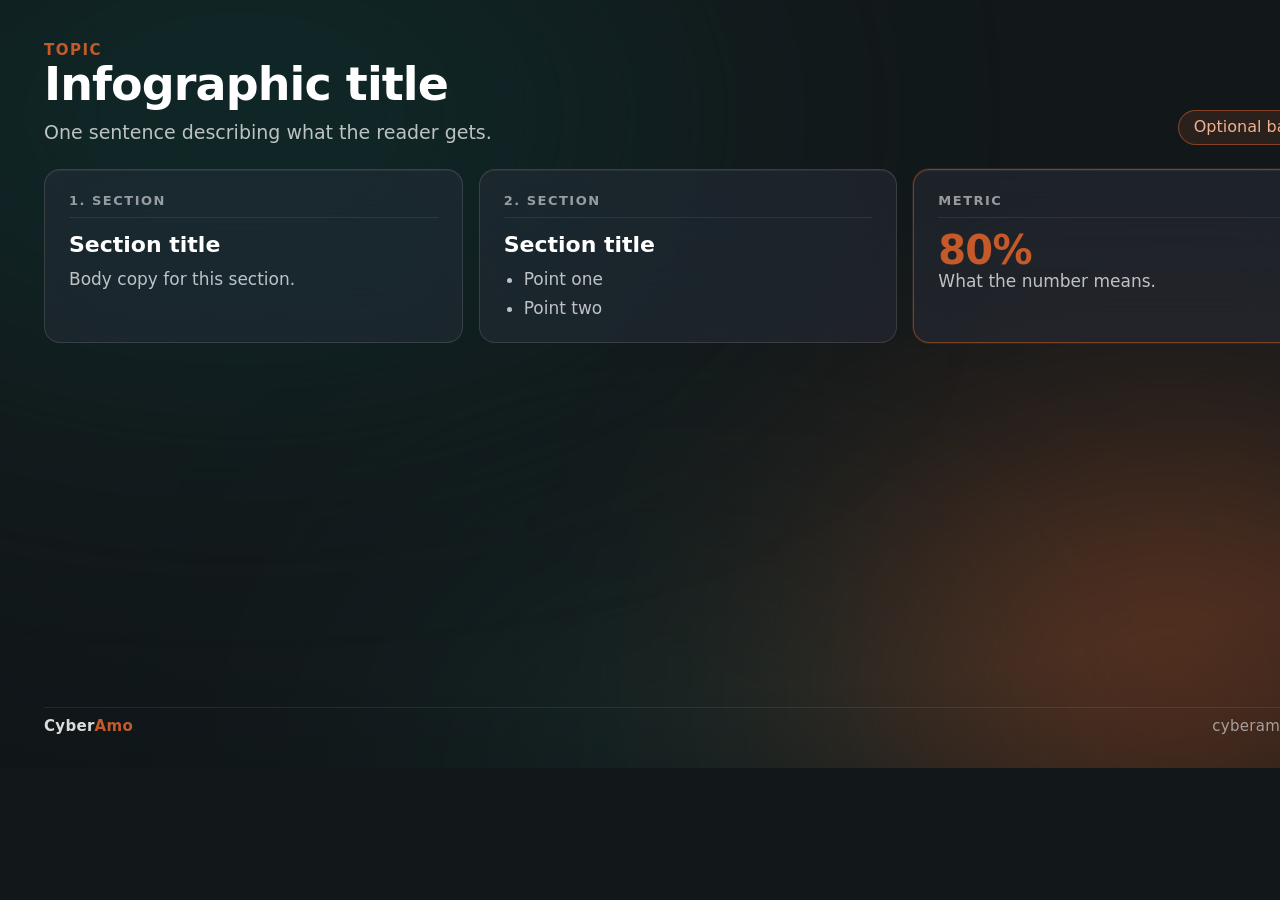
<file: .claude/skills/cyberamo-brand-visuals/assets/templates/infographic.html>
<!doctype html>
<!-- CyberAmo infographic. Width is fixed; height grows with content and the renderer measures it.
     Site gallery images are 1376 x 768 landscape; for those use --width 1376 --height 768.
     For long-form (LinkedIn document, blog) use --width 1200 --height auto.
     Render: python scripts/render.py this.html out.png --width 1376 --height auto --scale 2
     Type floor at 1x for a 1376px wide board: title >= 44px, section heads >= 22px,
     body >= 17px, captions >= 15px. Nothing smaller: the gallery thumbnail is 400px wide
     and viewers zoom the full image, so 15px is the smallest that survives. -->
<html lang="en">
<head>
<meta charset="utf-8">
<title>Infographic</title>
<link rel="stylesheet" href="../theme.css">
<style>
  .canvas { width: 1376px; min-height: 768px; }
  .content { min-height: 768px; padding: 40px 44px 32px; display: flex; flex-direction: column; gap: 24px; }
  .brand-footer { margin-top: auto; }
  header { display: flex; align-items: flex-end; justify-content: space-between; gap: 32px; }
  .headline { font-size: 46px; max-width: 22ch; }
  .subhead { font-size: 19px; margin-top: 10px; max-width: 60ch; }
  .eyebrow { font-size: 15px; }
  .panel { padding: 22px 24px; }
  .panel-label { font-size: 13px; }
  .panel h3 { margin: 0 0 8px; font-size: 22px; color: var(--text); font-weight: 600; }
  .panel p, .panel li { font-size: 17px; color: var(--text-secondary); margin: 0; }
  .panel ul { margin: 0; padding-left: 20px; }
  .panel li + li { margin-top: 6px; }
  .num { font-size: 40px; }
  .caption { font-size: 15px; color: var(--text-muted); }
  .brand-footer { font-size: 15px; padding-top: 8px; border-top: 1px solid var(--hairline); }
</style>
</head>
<body>
<div class="canvas">
  <div class="ambient preset-2">
    <div class="blob teal"></div><div class="blob orange"></div><div class="blob teal-soft"></div>
    <div class="vignette"></div>
  </div>
  <div class="content">
    <header>
      <div>
        <p class="eyebrow">Topic</p>
        <h1 class="headline">Infographic title</h1>
        <p class="subhead">One sentence describing what the reader gets.</p>
      </div>
      <span class="pill orange">Optional badge</span>
    </header>

    <div class="grid-3 gap-4">
      <section class="panel">
        <div class="panel-label">1. Section</div>
        <h3>Section title</h3>
        <p>Body copy for this section.</p>
      </section>
      <section class="panel">
        <div class="panel-label">2. Section</div>
        <h3>Section title</h3>
        <ul><li>Point one</li><li>Point two</li></ul>
      </section>
      <section class="panel accent">
        <div class="panel-label">Metric</div>
        <div class="num">80%</div>
        <p class="caption">What the number means.</p>
      </section>
    </div>

    <div class="brand-footer">
      <span class="wordmark">Cyber<b>Amo</b></span>
      <span>cyberamo.work</span>
    </div>
  </div>
</div>
</body>
</html>
</file>
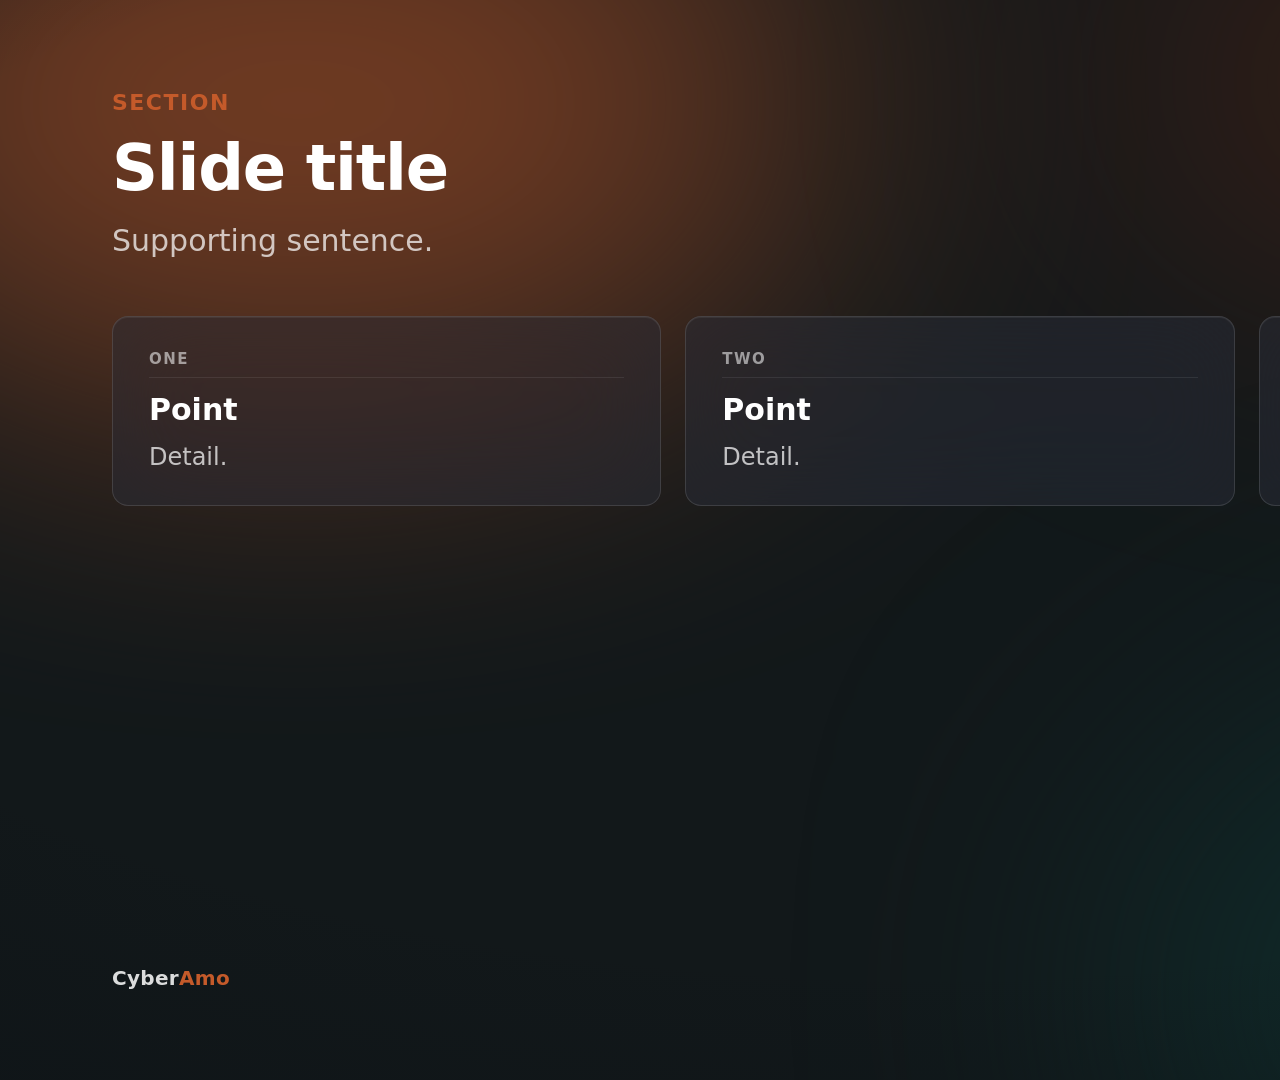
<file: .claude/skills/cyberamo-brand-visuals/assets/templates/slide.html>
<!doctype html>
<!-- CyberAmo slide, 1920 x 1080 (16:9). Use as a slide image, or render with the text removed
     as a background image for an editable PPTX slide (see references/pptx.md).
     Render: python scripts/render.py this.html out.png --width 1920 --height 1080 --scale 1
     Type floor at 1x: title >= 56px, body >= 28px, captions >= 22px. -->
<html lang="en">
<head>
<meta charset="utf-8">
<title>Slide</title>
<link rel="stylesheet" href="../theme.css">
<style>
  .canvas { width: 1920px; height: 1080px; }
  .content { padding: 88px 112px; display: flex; flex-direction: column; }
  .eyebrow { font-size: 22px; }
  .headline { font-size: 64px; margin-top: 16px; max-width: 24ch; }
  .subhead { font-size: 30px; margin-top: 18px; max-width: 50ch; }
  .grid-3 { margin-top: 56px; }
  .panel { padding: 32px 36px; }
  .panel-label { font-size: 15px; }
  .panel h3 { margin: 0 0 10px; font-size: 30px; color: var(--text); font-weight: 600; }
  .panel p { font-size: 24px; color: var(--text-secondary); margin: 0; }
  .brand-footer { margin-top: auto; font-size: 20px; }
</style>
</head>
<body>
<div class="canvas">
  <div class="ambient preset-1">
    <div class="blob orange"></div><div class="blob teal"></div><div class="blob burnt"></div>
    <div class="vignette"></div>
  </div>
  <div class="content">
    <p class="eyebrow">Section</p>
    <h1 class="headline">Slide title</h1>
    <p class="subhead">Supporting sentence.</p>
    <div class="grid-3 gap-6">
      <div class="panel"><div class="panel-label">One</div><h3>Point</h3><p>Detail.</p></div>
      <div class="panel"><div class="panel-label">Two</div><h3>Point</h3><p>Detail.</p></div>
      <div class="panel"><div class="panel-label">Three</div><h3>Point</h3><p>Detail.</p></div>
    </div>
    <div class="brand-footer">
      <span class="wordmark">Cyber<b>Amo</b></span>
      <span>cyberamo.work</span>
    </div>
  </div>
</div>
</body>
</html>
</file>
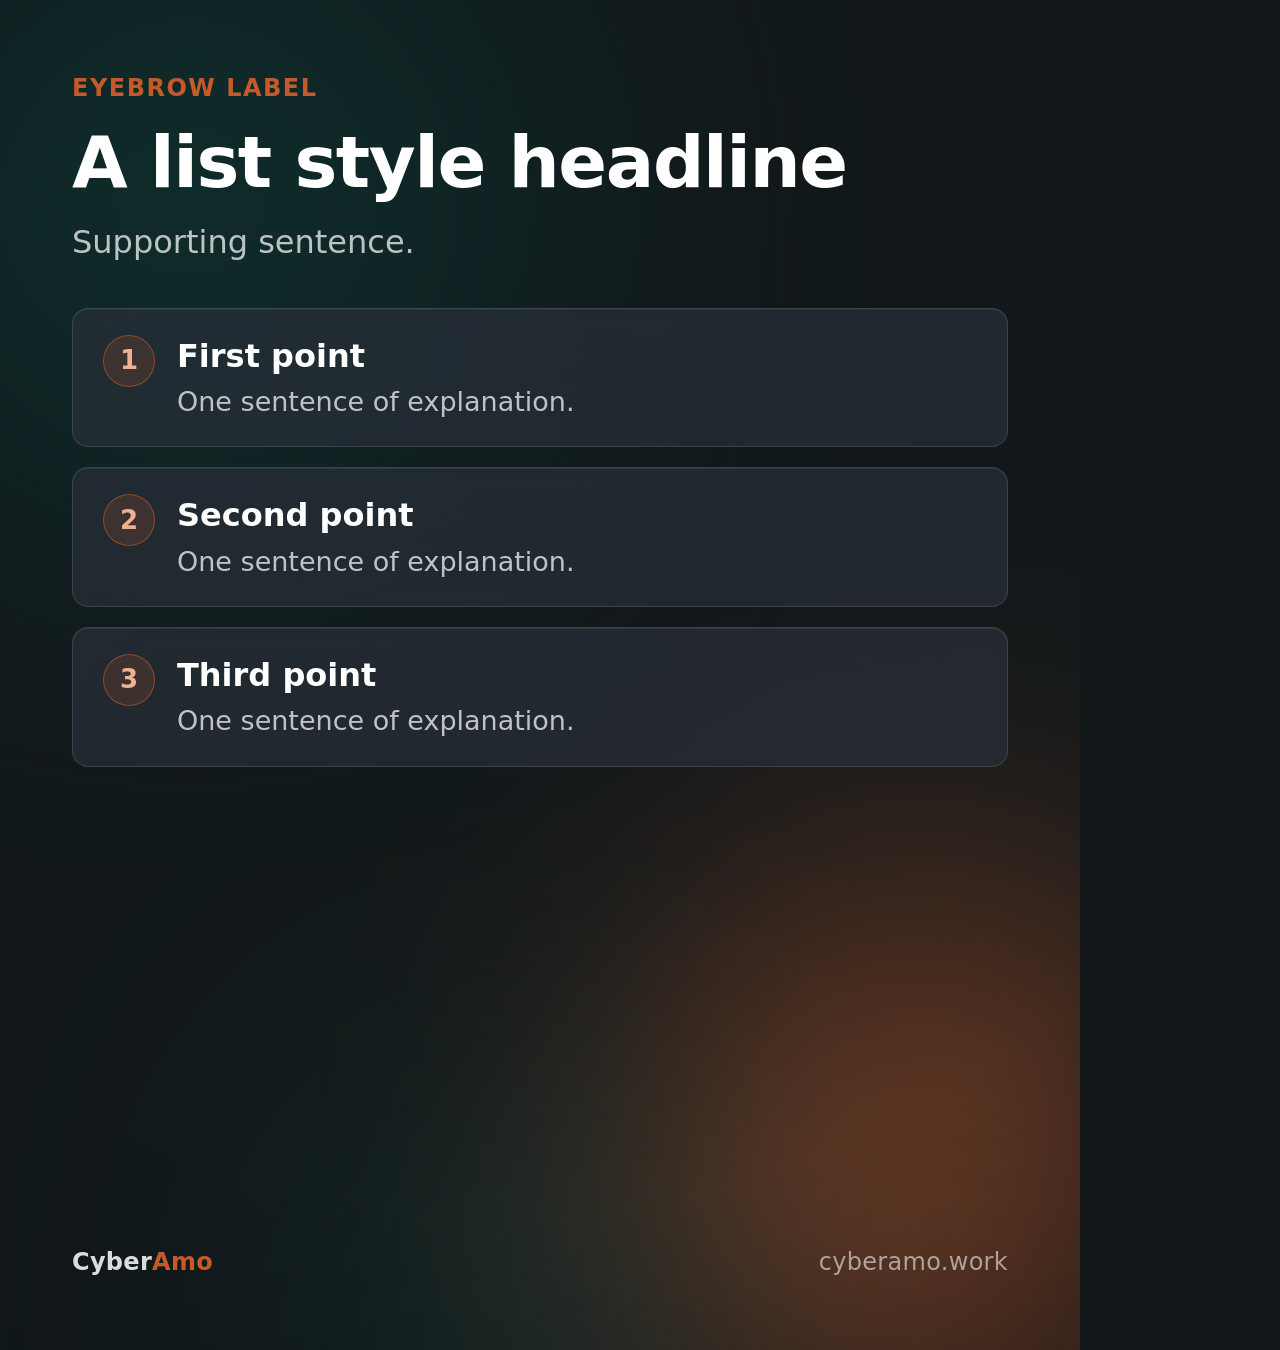
<file: .claude/skills/cyberamo-brand-visuals/assets/templates/social-portrait.html>
<!doctype html>
<!-- CyberAmo social post, 1080 x 1350 (Instagram portrait, LinkedIn feed).
     Render: python scripts/render.py this.html out.png --width 1080 --height 1350 --scale 2
     Type floor at 1x: headline >= 64px, body >= 30px, list items >= 28px, footer >= 24px. -->
<html lang="en">
<head>
<meta charset="utf-8">
<title>Social post portrait</title>
<link rel="stylesheet" href="../theme.css">
<style>
  .canvas { width: 1080px; height: 1350px; }
  .content { padding: 72px; display: flex; flex-direction: column; }
  .eyebrow { font-size: 24px; }
  .headline { font-size: 72px; margin-top: 20px; }
  .subhead { font-size: 32px; margin-top: 20px; max-width: 28ch; }
  .list { margin-top: 44px; gap: 20px; }
  .item { padding: 26px 30px; display: flex; gap: 22px; align-items: flex-start; }
  .item .step-num { font-size: 26px; }
  .item h3 { margin: 0; font-size: 32px; color: var(--text); font-weight: 600; }
  .item p { margin: 6px 0 0; font-size: 27px; color: var(--text-secondary); }
  .brand-footer { margin-top: auto; font-size: 24px; }
</style>
</head>
<body>
<div class="canvas">
  <div class="ambient preset-2">
    <div class="blob teal"></div><div class="blob orange"></div><div class="blob teal-soft"></div>
    <div class="vignette"></div>
  </div>
  <div class="content">
    <p class="eyebrow">Eyebrow label</p>
    <h1 class="headline">A list style headline</h1>
    <p class="subhead">Supporting sentence.</p>
    <div class="stack list">
      <div class="panel solid item">
        <span class="step-num">1</span>
        <div><h3>First point</h3><p>One sentence of explanation.</p></div>
      </div>
      <div class="panel solid item">
        <span class="step-num">2</span>
        <div><h3>Second point</h3><p>One sentence of explanation.</p></div>
      </div>
      <div class="panel solid item">
        <span class="step-num">3</span>
        <div><h3>Third point</h3><p>One sentence of explanation.</p></div>
      </div>
    </div>
    <div class="brand-footer">
      <span class="wordmark">Cyber<b>Amo</b></span>
      <span>cyberamo.work</span>
    </div>
  </div>
</div>
</body>
</html>
</file>
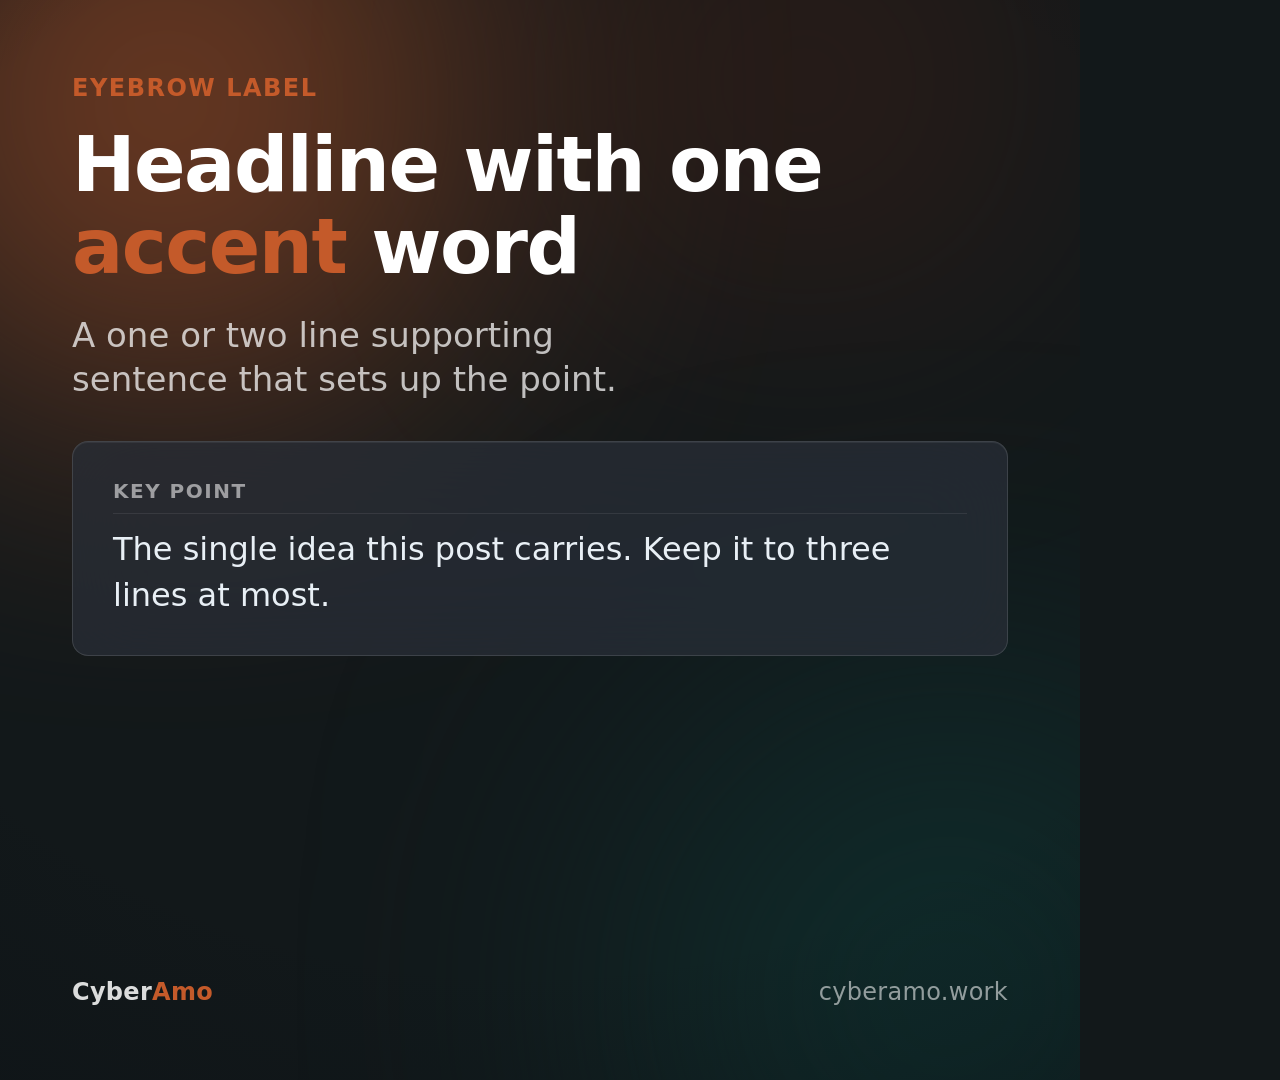
<file: .claude/skills/cyberamo-brand-visuals/assets/templates/social-square.html>
<!doctype html>
<!-- CyberAmo social post, 1080 x 1080 (Instagram feed, LinkedIn square).
     Render: python scripts/render.py this.html out.png --width 1080 --height 1080 --scale 2
     Type floor at 1x: headline >= 64px, body >= 30px, footer >= 24px. -->
<html lang="en">
<head>
<meta charset="utf-8">
<title>Social post</title>
<link rel="stylesheet" href="../theme.css">
<style>
  .canvas { width: 1080px; height: 1080px; }
  .content { padding: 72px; display: flex; flex-direction: column; }
  .eyebrow { font-size: 24px; }
  .headline { font-size: 76px; margin-top: 20px; }
  .subhead { font-size: 34px; margin-top: 24px; max-width: 26ch; }
  .panel { padding: 36px 40px; margin-top: 40px; }
  .panel-label { font-size: 20px; }
  .body { font-size: 32px; }
  .brand-footer { margin-top: auto; font-size: 24px; }
</style>
</head>
<body>
<div class="canvas">
  <div class="ambient preset-1">
    <div class="blob orange"></div><div class="blob teal"></div><div class="blob burnt"></div>
    <div class="vignette"></div>
  </div>
  <div class="content">
    <p class="eyebrow">Eyebrow label</p>
    <h1 class="headline">Headline with one <span class="accent">accent</span> word</h1>
    <p class="subhead">A one or two line supporting sentence that sets up the point.</p>
    <div class="panel solid">
      <div class="panel-label">Key point</div>
      <p class="body">The single idea this post carries. Keep it to three lines at most.</p>
    </div>
    <div class="brand-footer">
      <span class="wordmark">Cyber<b>Amo</b></span>
      <span>cyberamo.work</span>
    </div>
  </div>
</div>
</body>
</html>
</file>
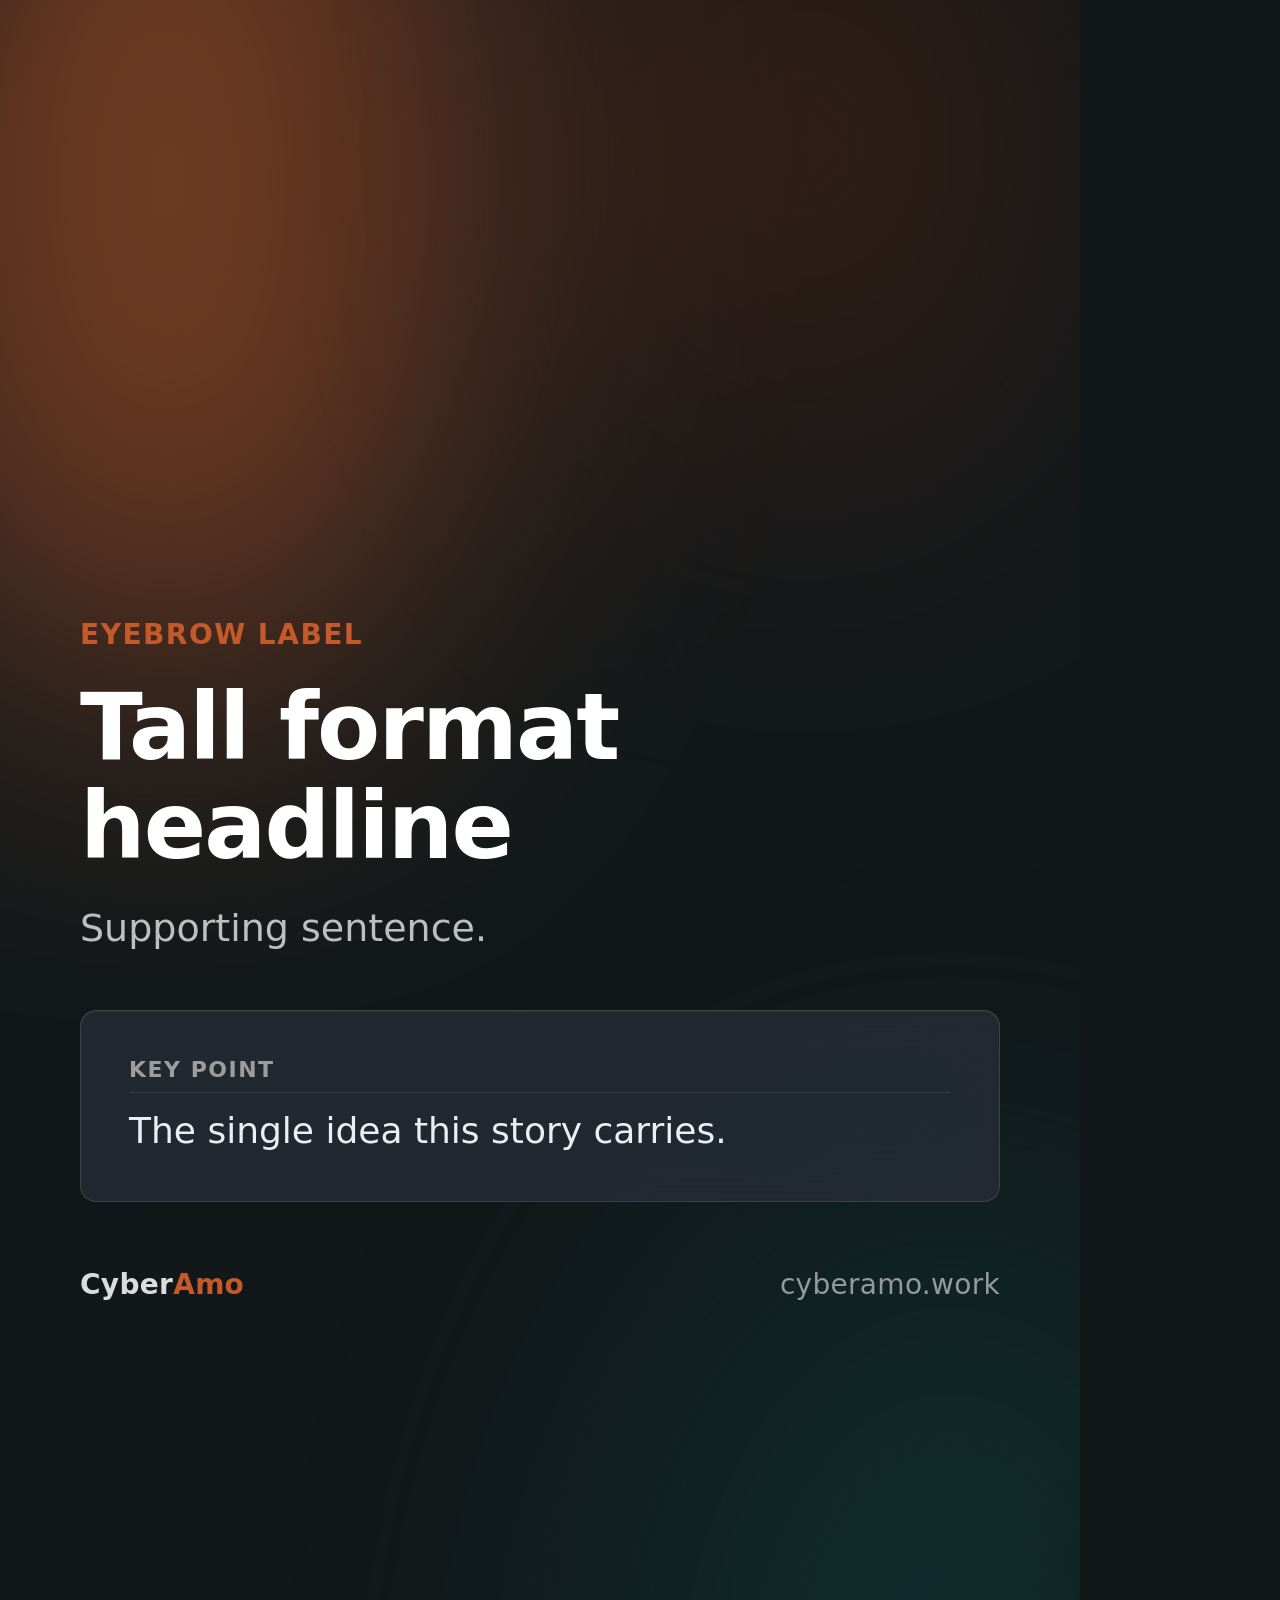
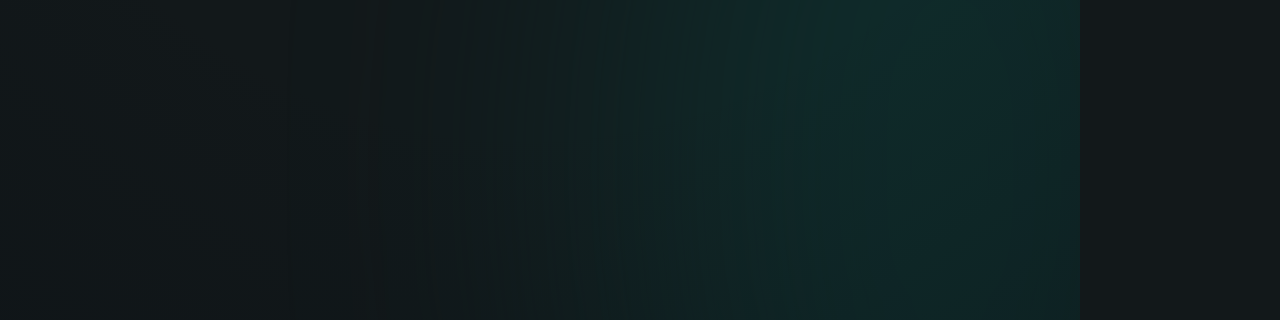
<file: .claude/skills/cyberamo-brand-visuals/assets/templates/social-story.html>
<!doctype html>
<!-- CyberAmo story / reel cover, 1080 x 1920 (Instagram and LinkedIn stories).
     Render: python scripts/render.py this.html out.png --width 1080 --height 1920 --scale 2
     Keep everything inside the safe zone: 250px from the top and bottom edges are covered
     by platform UI. Type floor at 1x: headline >= 80px, body >= 34px. -->
<html lang="en">
<head>
<meta charset="utf-8">
<title>Story</title>
<link rel="stylesheet" href="../theme.css">
<style>
  .canvas { width: 1080px; height: 1920px; }
  .content { padding: 250px 80px; display: flex; flex-direction: column; justify-content: center; }
  .eyebrow { font-size: 28px; }
  .headline { font-size: 92px; margin-top: 24px; }
  .subhead { font-size: 38px; margin-top: 28px; }
  .panel { padding: 44px 48px; margin-top: 56px; }
  .panel-label { font-size: 22px; }
  .body { font-size: 36px; }
  .brand-footer { margin-top: 64px; font-size: 28px; }
</style>
</head>
<body>
<div class="canvas">
  <div class="ambient preset-1">
    <div class="blob orange"></div><div class="blob teal"></div><div class="blob burnt"></div>
    <div class="vignette"></div>
  </div>
  <div class="content">
    <p class="eyebrow">Eyebrow label</p>
    <h1 class="headline">Tall format headline</h1>
    <p class="subhead">Supporting sentence.</p>
    <div class="panel solid">
      <div class="panel-label">Key point</div>
      <p class="body">The single idea this story carries.</p>
    </div>
    <div class="brand-footer">
      <span class="wordmark">Cyber<b>Amo</b></span>
      <span>cyberamo.work</span>
    </div>
  </div>
</div>
</body>
</html>
</file>
<file: styles.css>
/* Design tokens (see Designguide.md "Implementation Tokens") */
    :root {
      /* Warm charcoal surfaces derived from the peach/copper wallpaper. */
      --color-bg: #151311;
      --color-bg-deep: #0D0C0B;
      --color-surface: rgba(30, 27, 24, 0.97);
      --color-surface-soft: rgba(255, 224, 194, 0.04);
      --color-surface-hover: rgba(255, 224, 194, 0.08);
      --color-shell: rgba(20, 18, 17, 0.96);
      --color-shell-glass: rgba(24, 21, 19, 0.72);
      --color-shell-solid: #181513;
      --color-recessed: rgba(13, 12, 11, 0.8);
      --color-border: rgba(255, 224, 194, 0.10);
      --color-border-strong: rgba(255, 224, 194, 0.22);
      --color-text: #F3EBE3;
      --color-wallpaper-peach: #FFE0C2;
      --color-wallpaper-cool: #80999E;
      --surface-window:
        radial-gradient(ellipse at 0% 100%, rgba(235, 116, 54, 0.085), transparent 65%),
        radial-gradient(ellipse at 100% 0%, rgba(128, 153, 158, 0.055), transparent 60%),
        var(--color-surface);
      --surface-card: linear-gradient(145deg, rgba(255, 224, 194, 0.06), rgba(255, 224, 194, 0.02));
      --surface-header: linear-gradient(to bottom, rgba(255, 224, 194, 0.065), transparent);
      --surface-glass:
        linear-gradient(145deg, rgba(255, 255, 255, 0.075), rgba(255, 255, 255, 0.015) 55%),
        rgba(24, 24, 24, 0.24);
      --color-text-ui: rgba(255, 255, 255, 0.95);
      --color-text-secondary: rgba(255, 255, 255, 0.7);
      --color-text-muted: rgba(255, 255, 255, 0.5);
      --color-accent-orange: #C45A2A;
      --color-accent-teal: #1F4F55;
      --color-link: #7EC8C8;
      --radius-window: 28px;
      --radius-card: 12px;
      --radius-control: 10px;
      --radius-pill: 20px;
      --shadow-float: 0 15px 35px rgba(0, 0, 0, 0.3);
      --font-ui: 'Google Sans', -apple-system, BlinkMacSystemFont, 'Segoe UI', Ubuntu, sans-serif;
      --font-reading: 'Outfit', system-ui, sans-serif;
      --font-mono: 'Fira Code', 'JetBrains Mono', 'Courier New', monospace;
      /* Derived tokens */
      --accent-orange-glow: rgba(196, 90, 42, 0.35);
      --accent-teal-glow: rgba(31, 79, 85, 0.45);
      --shadow-window:
        0 24px 60px rgba(0, 0, 0, 0.45),
        0 8px 20px rgba(0, 0, 0, 0.35),
        inset 0 1px 0 rgba(255, 255, 255, 0.06);
      --shadow-ambient: 0 0 80px rgba(196, 90, 42, 0.07);
      --focus-ring: 0 0 0 2px var(--color-bg), 0 0 0 4px #7EC8C8;
      --workspace-top: 70px;
      --workspace-bottom: calc(112px + env(safe-area-inset-bottom, 0px));
    }

    * {
      margin: 0;
      padding: 0;
      box-sizing: border-box;
      -webkit-tap-highlight-color: transparent;
    }

    /* Use Google Sans across the UI (terminal excluded) */
    body {
      font-family: 'Google Sans', -apple-system, BlinkMacSystemFont, 'Segoe UI', Ubuntu, sans-serif;
      background-color: var(--color-bg);
      height: 100vh;
      height: 100dvh;
      overflow: hidden;
      color: var(--color-text);
    }

    /* Boot Screen */
    .boot-screen {
      position: fixed;
      top: 0;
      left: 0;
      width: 100%;
      height: 100%;
      /* Vignette Background */
      background: radial-gradient(circle at center, #2a2a2a 0%, #000000 100%);
      display: flex;
      flex-direction: column;
      justify-content: center;
      align-items: center;
      z-index: 9999;
      transition: opacity 0.8s cubic-bezier(0.4, 0, 0.2, 1);
    }

    .boot-screen.hidden {
      opacity: 0;
      pointer-events: none;
    }

    /* Heatmap Logo Style - Resized to 120px */
    .boot-logo {
      width: 120px;
      height: 120px;
      margin-bottom: 40px;
      animation: logoFadeIn 1s ease-out;
      border-radius: 26px;

      /* Glowing effect - adjusted to orange tint */
      box-shadow: 0 0 50px rgba(196, 90, 42, 0.3);

      position: relative;
      display: flex;
      align-items: center;
      justify-content: center;
      transform: translate3d(0, 0, 0);
      -webkit-backface-visibility: hidden;
      backface-visibility: hidden;
      -webkit-tap-highlight-color: transparent;
    }

    .boot-logo-inner {
      position: absolute;
      inset: 0;
      border-radius: 26px;
      overflow: hidden;
      clip-path: inset(0 round 26px);
      -webkit-clip-path: inset(0 round 26px);
      -webkit-mask-image: -webkit-radial-gradient(white, black);
      mask-image: radial-gradient(white, black);

      /* Heatmap Gradient Simulation - Updated to Dark Teal/Orange Palette */
      /* #C45A2A (Orange), #1F4F55 (Teal), #12181A (Charcoal) */
      background: conic-gradient(from 0deg, #C45A2A, #1F4F55, #12181A, #C45A2A);
      background-size: 200% 200%;

      display: flex;
      align-items: center;
      justify-content: center;
      transform: translate3d(0, 0, 0);
      -webkit-backface-visibility: hidden;
      backface-visibility: hidden;
      isolation: isolate;
    }

    /* Animated Heatmap Overlay */
    .boot-logo-inner::before {
      content: '';
      position: absolute;
      inset: -50%;
      border-radius: inherit;
      /* Matching Dark Palette for the moving animation */
      background: conic-gradient(from 0deg, #C45A2A, #12181A, #1F4F55, #C45A2A);
      animation: heatmapRotate 2s linear infinite;
      /* Speed adjusted for "1.59" feel */
      filter: blur(20px);
      /* Creates the soft "contour" feel */
      opacity: 0.8;
      transform: translate3d(0, 0, 0);
      -webkit-backface-visibility: hidden;
      backface-visibility: hidden;
    }

    @keyframes heatmapRotate {
      0% {
        transform: translate3d(0, 0, 0) rotate(0deg);
      }

      100% {
        transform: translate3d(0, 0, 0) rotate(360deg);
      }
    }

    .boot-logo img {
      width: 60%;
      height: 60%;
      object-fit: contain;
      position: relative;
      z-index: 2;
      /* Strong shadow to make logo stand out */
      filter: drop-shadow(0 4px 20px rgba(0, 0, 0, 0.8));
      /* Mix blend mode as requested in snippet */
      mix-blend-mode: lighten;
      transform: translate3d(0, 0, 0);
      -webkit-backface-visibility: hidden;
      backface-visibility: hidden;
    }

    @keyframes logoFadeIn {
      0% {
        opacity: 0;
        transform: translate3d(0, 0, 0) scale(0.8);
      }

      100% {
        opacity: 1;
        transform: translate3d(0, 0, 0) scale(1);
      }
    }

    .loading-container {
      width: 100%;
      max-width: 600px;
      text-align: center;
      padding: 0 20px;
      min-height: 24px;
      /* Prevent layout shift */
    }

    /* Clean Single-Line Boot Text */
    .boot-text {
      font-family: 'Fira Code', monospace;
      font-size: 13px;
      color: rgba(255, 255, 255, 0.7);
      letter-spacing: 0.5px;
      text-shadow: 0 1px 2px rgba(0, 0, 0, 0.8);
      white-space: nowrap;
      overflow: hidden;
      text-overflow: ellipsis;
    }

    .log-green {
      color: #50fa7b;
      font-weight: bold;
    }

    .log-white {
      color: #f8f8f2;
    }

    .desktop {
      height: 100vh;
      height: 100dvh;
      display: block;
      /* Changed from flex to block to allow absolute positioning of dock */
      position: relative;
    }

    /* --- DOCK STYLING (MacBook Style for All Views) --- */
    .sidebar {
      position: fixed;
      bottom: calc(24px + env(safe-area-inset-bottom, 0px));
      left: 50%;
      transform: translateX(-50%);
      width: auto;
      height: auto;

      /* Glass Material */
      background: var(--color-shell-glass);
      backdrop-filter: blur(20px) saturate(180%);
      -webkit-backdrop-filter: blur(20px) saturate(180%);

      /* Dock Shape */
      border-radius: 24px;
      border: 1px solid rgba(255, 255, 255, 0.15);
      padding: 10px 20px;
      display: flex;
      flex-direction: row;
      gap: 16px;
      z-index: 10000;
      box-shadow:
        0 15px 35px rgba(0, 0, 0, 0.3),
        0 0 0 1px rgba(255, 255, 255, 0.05) inset;

      /* Keep the dock's layout stable; reveal its surface without resizing it. */
      transition:
        opacity 0.5s ease,
        background 0.4s ease,
        border 0.4s ease,
        box-shadow 0.4s ease;
    }

    /* --- BOOT ANIMATION STATES --- */

    /* 1. Hidden (During Boot) */
    .sidebar.dock-hidden {
      opacity: 0;
      transform: translateX(-50%) translateY(30px);
      pointer-events: none;
    }

    .sidebar.dock-entering {
      animation: dockReveal 650ms cubic-bezier(0.19, 1, 0.22, 1) both;
    }

    @keyframes dockReveal {
      0% {
        clip-path: inset(calc(50% - 7px) calc(50% - 7px) round 50px);
        transform: translateX(-50%) translateY(30px);
        background: #fff;
      }
      42% {
        clip-path: inset(calc(50% - 25px) calc(50% - 25px) round 50px);
        transform: translateX(-50%);
        background: var(--color-shell-glass);
      }
      100% {
        clip-path: inset(-50px -50px round 24px);
        transform: translateX(-50%);
      }
    }

    .sidebar-item {
      --dock-magnified-transform: translate3d(0, -6px, 0) scale(1.1);
      width: 50px;
      height: 50px;
      flex-shrink: 0;
      display: flex;
      align-items: center;
      justify-content: center;
      cursor: pointer;
      border-radius: 18px; /* Softer radius inspired by 3D dock */

      /* 3D Glassmorphism Inspired Background */
      background: linear-gradient(135deg, rgba(255, 255, 255, 0.08), rgba(255, 255, 255, 0.02));
      /* no backdrop-filter: the dock's blur is the backdrop root, a nested blur only sees its flat fill */
      border: 1px solid rgba(255, 255, 255, 0.15);
      
      /* Subtle 3D Depth Shadows */
      box-shadow: 
          0 8px 15px rgba(0, 0, 0, 0.2),
          inset 1px 1px 2px rgba(255, 255, 255, 0.3),
          inset -1px -1px 3px rgba(0, 0, 0, 0.3);

      /* Smooth transitions for interactions & boot reveal */
      transition:
        transform 0.4s cubic-bezier(0.34, 1.56, 0.64, 1),
        opacity 0.3s ease,
        background 0.25s ease,
        border-color 0.25s ease,
        box-shadow 0.25s ease,
        color 0.25s ease;

      position: relative;
      color: rgba(255, 255, 255, 0.8);
      transform: translate3d(0, 0, 0);
      -webkit-backface-visibility: hidden;
      backface-visibility: hidden;
      -webkit-tap-highlight-color: transparent;
      outline: none;
      user-select: none;
      -webkit-user-select: none;
    }

    /* Boot: Hidden Icon State */
    .sidebar-item.dock-item-hidden {
      opacity: 0;
      transform: translate3d(0, 0, 0) scale(0);
      pointer-events: none;
    }

    /* Dock Hover Effect (Magnification simulation) */
    @media (hover: hover) and (pointer: fine) {
    .sidebar-item:hover {
      background: linear-gradient(135deg, rgba(255, 255, 255, 0.15), rgba(255, 255, 255, 0.05));
      color: #fff;
      transform: var(--dock-magnified-transform);
      border: 1px solid rgba(255, 255, 255, 0.3);
      box-shadow: 
          0 15px 25px rgba(0, 0, 0, 0.3),
          0 5px 10px rgba(0, 0, 0, 0.1),
          inset 1px 1px 3px rgba(255, 255, 255, 0.5),
          inset -1px -1px 3px rgba(0, 0, 0, 0.3);
      z-index: 10;
    }
    }

    @keyframes dockWiggle {
      0%, 100% { transform: translate3d(0, 0, 0) scale(1) rotate(0deg); }
      15% { transform: var(--dock-magnified-transform) rotate(-4deg); }
      30% { transform: var(--dock-magnified-transform) rotate(4deg); }
      45% { transform: var(--dock-magnified-transform) rotate(-2deg); }
      60% { transform: var(--dock-magnified-transform) rotate(2deg); }
      75% { transform: translate3d(0, 0, 0) scale(1) rotate(0deg); }
    }

    .sidebar-item.wiggle {
      animation: dockWiggle 2.5s ease-in-out infinite;
      color: #fff;
    }

    .sidebar-item:active {
      transform: translate3d(0, -2px, 0) scale(0.98);
    }

    .sidebar-item:focus {
      outline: none;
    }

    .classroom-launch {
      text-decoration: none;
    }

    .sidebar-item.classroom-launch:focus-visible {
      outline: 2px solid var(--color-link);
      outline-offset: 3px;
    }

    /* Dock Icon Tooltip Label */
    .dock-tooltip {
      position: absolute;
      bottom: calc(100% + 14px);
      left: 50%;
      transform: translateX(-50%) translateY(4px);

      /* Glassmorphism - matching the dock's own glass style */
      background: var(--color-shell-solid); /* opaque: no backdrop blur needed */
      border: 1px solid rgba(255, 255, 255, 0.18);
      box-shadow:
        0 8px 24px rgba(0, 0, 0, 0.35),
        0 0 0 1px rgba(255, 255, 255, 0.04) inset;

      color: rgba(255, 255, 255, 0.92);
      font-size: 11px;
      font-weight: 500;
      letter-spacing: 0.4px;
      white-space: nowrap;
      padding: 5px 10px;
      border-radius: 8px;

      /* Hidden by default */
      opacity: 0;
      pointer-events: none;

      /* Delay appearance so icon expands first, then label fades in */
      transition:
        opacity 0.18s ease,
        transform 0.18s cubic-bezier(0.25, 0.8, 0.25, 1);
      transition-delay: 0.12s;

      z-index: 20;
    }

    /* Small downward-pointing caret */
    .dock-tooltip::after {
      content: '';
      position: absolute;
      top: 100%;
      left: 50%;
      transform: translateX(-50%);
      border: 5px solid transparent;
      border-top-color: rgba(255, 255, 255, 0.18);
    }

    /* Show tooltip on parent hover */
    @media (hover: hover) and (pointer: fine) {
    .sidebar-item:hover .dock-tooltip {
      opacity: 1;
      transform: translateX(-50%) translateY(0);
    }
    }
    .sidebar-item:focus-visible > .dock-tooltip {
      opacity: 1;
      transform: translateX(-50%) translateY(0);
    }

    /* Active Indicator (Dot below icon) */
    .sidebar-item.active {
      background: linear-gradient(135deg, rgba(196, 90, 42, 0.25), rgba(196, 90, 42, 0.05));
      border: 1px solid rgba(196, 90, 42, 0.5);
      color: #fff;
      box-shadow:
        inset 1px 1px 3px rgba(255, 255, 255, 0.3),
        inset -1px -1px 3px rgba(0, 0, 0, 0.3),
        0 10px 20px rgba(196, 90, 42, 0.2);
    }

    /* Active dot: orange only for projects (JS adds class), default is orange for all active items */
    .sidebar-item.active::before {
      content: '';
      position: absolute;
      bottom: -6px;
      /* Outside the icon */
      left: 50%;
      transform: translateX(-50%);
      width: 5px;
      height: 5px;
      background: #C45A2A;
      /* Orange Dot matching design theme */
      border-radius: 50%;
      box-shadow: 0 0 8px rgba(196, 90, 42, 0.8);
    }

    /* SIDEBAR MENU TRIGGER (The 3 Dots) - Adjusted for Dock - Orange Theme */
    .sidebar-menu-trigger {
      position: absolute;
      top: -6px;
      /* Moved to top-right for dock style */
      right: -6px;
      width: 20px;
      height: 20px;
      background: rgba(30, 20, 10, 0.5);
      backdrop-filter: blur(10px);
      -webkit-backdrop-filter: blur(10px);
      border: 1px solid rgba(196, 90, 42, 0.7);
      /* Orange hint */
      border-radius: 50%;
      display: flex;
      align-items: center;
      justify-content: center;
      cursor: pointer;
      z-index: 20;
      transition: background-color 160ms ease, border-color 160ms ease, color 160ms ease, box-shadow 160ms ease, opacity 160ms ease, transform 0.2s;
      box-shadow: 0 2px 8px rgba(196, 90, 42, 0.3);
    }

    .sidebar-menu-trigger:hover {
      background: #C45A2A;
      transform: scale(1.1);
      box-shadow: 0 2px 12px rgba(196, 90, 42, 0.6);
    }

    .sidebar-menu-trigger svg {
      width: 12px;
      height: 12px;
      fill: #fff;
    }

    .sidebar-menu-trigger:hover svg {
      fill: #fff;
    }

    /* GRID POPUP - Optimized for Bottom Dock - Fully Opaque, Orange Theme */
    .sidebar-popup-grid {
      position: absolute;
      left: 50%;
      transform: translateX(-50%);
      bottom: 100%;
      /* Opens Upwards */
      margin-bottom: 15px;
      /* Spacing from dock */
      top: auto;

      /* Glassmorphism */
      background: var(--color-shell-glass);
      backdrop-filter: blur(16px);
      -webkit-backdrop-filter: blur(16px);
      padding: 10px;
      border-radius: 16px;
      border: 1px solid rgba(196, 90, 42, 0.35);
      display: none;
      grid-template-columns: repeat(3, 1fr);
      /* Slightly wider grid */
      gap: 10px;
      width: max-content;
      min-width: 100px;
      box-shadow: 0 10px 40px rgba(0, 0, 0, 0.7), 0 0 0 1px rgba(196, 90, 42, 0.15) inset;
      z-index: 20000;
      animation: dockPopUp 0.3s cubic-bezier(0.175, 0.885, 0.32, 1.275);
    }

    .sidebar-popup-grid.visible {
      display: grid;
    }

    @keyframes dockPopUp {
      from {
        opacity: 0;
        transform: translateX(-50%) translateY(20px) scale(0.9);
      }

      to {
        opacity: 1;
        transform: translateX(-50%) translateY(0) scale(1);
      }
    }

    .grid-item {
      width: 40px;
      height: 40px;
      background: rgba(255, 255, 255, 0.05);
      border-radius: 10px;
      display: flex;
      align-items: center;
      justify-content: center;
      cursor: pointer;
      border: 1px solid transparent;
      transition: background-color 160ms ease, border-color 160ms ease, color 160ms ease, box-shadow 160ms ease, opacity 160ms ease, transform 0.2s;
      font-size: 18px;
      position: relative;
    }

    .grid-item:hover {
      background: rgba(255, 255, 255, 0.2);
      border-color: rgba(255, 255, 255, 0.3);
      transform: scale(1.05);
    }

    .grid-item.active-item {
      background: rgba(196, 90, 42, 0.2);
      border-color: rgba(196, 90, 42, 0.6);
      box-shadow: 0 0 15px rgba(196, 90, 42, 0.3);
    }

    /* GLASS TOPBAR */
    .topbar {
      height: 50px;
      /* A milky surface and broad blur give the taskbar a frosted-glass finish. */
      background: linear-gradient(180deg, rgba(255, 244, 230, 0.10), rgba(255, 244, 230, 0.025)),
        rgba(24, 21, 19, 0.42);
      backdrop-filter: blur(40px) saturate(140%) brightness(1.12);
      -webkit-backdrop-filter: blur(40px) saturate(140%) brightness(1.12);
      display: flex;
      align-items: center;
      padding: 0 20px;
      border-bottom: 1px solid rgba(255, 244, 230, 0.20);
      box-shadow: inset 0 1px 0 rgba(255, 244, 230, 0.10), 0 8px 24px rgba(0, 0, 0, 0.18);
      justify-content: space-between;
      z-index: 9000;
      position: fixed;
      top: 0;
      left: 0;
      width: 100%;
    }

    .topbar-left {
      display: flex;
      gap: 20px;
      align-items: center;
      flex: 1;
      min-width: 0;
      overflow: hidden;
    }

    /* One quiet surface for the taskbar logo, Home and system icons. */
    .app-logo,
    .nav-tab,
    .topbar-right {
      background: rgba(0, 0, 0, 0.2);
      border: 1px solid rgba(255, 255, 255, 0.05);
      border-radius: 20px;
      box-shadow: none;
    }

    .app-logo {
      width: 32px;
      height: 32px;
      flex-shrink: 0;
      display: flex;
      align-items: center;
      justify-content: center;
      padding: 5px;
      cursor: default;
    }

    .app-logo img {
      width: 100%;
      height: 100%;
      object-fit: contain;
      opacity: 0.85;
    }

    .nav-tabs {
      display: flex;
      gap: 12px;
      flex-shrink: 0;
    }

    .nav-tab {
      width: 32px;
      height: 32px;
      padding: 0;
      cursor: pointer;
      transition: background-color 160ms ease, border-color 160ms ease, color 160ms ease, box-shadow 160ms ease, opacity 160ms ease, transform 0.2s;
      display: flex;
      align-items: center;
      justify-content: center;
      color: rgba(255, 255, 255, 0.9);
    }

    .nav-tab svg {
      opacity: 0.85;
      transition: opacity 0.2s ease;
    }

    .nav-tab:hover svg {
      opacity: 1;
    }

    .open-windows-tabs {
      display: flex;
      gap: 8px;
      overflow-x: auto;
      overflow-y: hidden;
      flex: 1;
      scrollbar-width: none;
      -ms-overflow-style: none;
      padding-left: 12px;
      border-left: 1px solid rgba(255, 255, 255, 0.1);
    }

    .open-windows-tabs::-webkit-scrollbar {
      display: none;
    }

    .window-tab {
      padding: 5px 12px;
      font-size: 12px;
      cursor: pointer;
      border-radius: 6px;
      transition: background-color 160ms ease, border-color 160ms ease, color 160ms ease, box-shadow 160ms ease, opacity 160ms ease, transform 0.2s;
      display: flex;
      align-items: center;
      gap: 6px;
      background: rgba(0, 0, 0, 0.2);
      border: 1px solid rgba(255, 255, 255, 0.05);
      white-space: nowrap;
      flex-shrink: 0;
      color: rgba(255, 255, 255, 0.6);
    }

    .window-tab:hover {
      background: rgba(255, 255, 255, 0.1);
      color: #fff;
    }

    .window-tab.active-window-tab {
      background: rgba(196, 90, 42, 0.18);
      border: 1px solid rgba(196, 90, 42, 0.45);
      color: #fff;
      box-shadow: 0 2px 10px rgba(196, 90, 42, 0.2);
    }

    .tabs-overflow-indicator {
      display: none;
      align-items: center;
      justify-content: center;
      width: 28px;
      height: 28px;
      background: rgba(126, 200, 200, 0.2);
      border: 1px solid rgba(126, 200, 200, 0.4);
      border-radius: 50%;
      margin-left: 4px;
      margin-right: 4px;
      cursor: pointer;
      color: #fff;
      flex-shrink: 0;
      backdrop-filter: blur(4px);
      box-shadow: 0 0 10px rgba(0, 0, 0, 0.3);
      animation: pulse-green 2s infinite;
      z-index: 20;
    }

    @keyframes pulse-green {
      0% {
        box-shadow: 0 0 0 0 rgba(126, 200, 200, 0.4);
      }

      70% {
        box-shadow: 0 0 0 6px rgba(126, 200, 200, 0);
      }

      100% {
        box-shadow: 0 0 0 0 rgba(126, 200, 200, 0);
      }
    }

    .topbar-right {
      flex-shrink: 0;
      font-size: 13px;
      font-weight: 500;
      color: rgba(255, 255, 255, 0.9);
      padding: 6px 14px;
      display: flex;
      align-items: center;
      gap: 14px;
    }
    
    .topbar-right svg {
      opacity: 0.85;
      transition: opacity 0.2s ease;
      cursor: pointer;
    }

    .topbar-right svg:hover {
      opacity: 1;
    }

    /* Main Content */
    .main-content {
      width: 100%;
      height: 100%;
      display: flex;
      flex-direction: column;
      overflow: hidden;
    }

    .content-area {
      flex: 1;
      overflow: visible;
      padding: 70px 40px 100px 40px;
      /* Top padding for topbar, bottom for dock */
      position: relative;
      max-width: 100%;
      min-height: 0;
      /* Window z-indices stay inside the workspace, below shell controls. */
      isolation: isolate;
      z-index: 2; /* Above the desktop clock (1), below the topbar/dock. */
    }

    /* Consistent glass at every stack depth; solid fallback for older browsers. */
    .window-card {
      background: var(--surface-window);

      border-radius: var(--radius-window);
      border: 1px solid var(--color-border-strong);
      box-shadow: 0 10px 30px rgba(0, 0, 0, 0.35), inset 0 1px 0 rgba(255, 255, 255, 0.05);

      display: flex;
      flex-direction: column;

      /* --- DYNAMIC WINDOW ANIMATIONS --- */
      transition:
        transform 0.5s cubic-bezier(0.19, 1, 0.22, 1),
        opacity 0.5s ease,
        border-radius 0.5s ease;

      /* Responsive Sizing Defaults */
      width: min(max(calc(100dvh - 120px), 500px), 750px);
      height: min(calc(100vh - 120px), 650px);
      max-width: 95vw;
      max-height: calc(100dvh - var(--workspace-top) - var(--workspace-bottom));
      /* Ensure it fits between topbar and dock */

      position: absolute;
      left: 50%;
      top: 50%;
      transform: translate(-50%, -50%);
      /* Clip descendants to the rounded surface; outer box shadows remain visible. */
      overflow: hidden;
    }

    /* Window Opening Animation - Desktop (Liquid Drop Style) */
    @keyframes liquidOpenDesktop {
      0% {
        opacity: 0;
        transform: translate(-50%, -50%) scale(0.2);
        border-radius: 50%;
        /* Start as circle/drop */
      }

      40% {
        opacity: 1;
      }

      100% {
        opacity: 1;
        transform: translate(-50%, -50%) scale(1);
        border-radius: var(--radius-window);
        /* End as window */
      }
    }

    /* Window Opening Animation - Mobile (Liquid Drop Style) */
    @keyframes liquidOpenMobile {
      0% {
        opacity: 0;
        transform: scale(0.2);
        border-radius: 50%;
      }

      40% {
        opacity: 1;
      }

      100% {
        opacity: 1;
        transform: scale(1);
        border-radius: var(--radius-window);
      }
    }

    /* Active window pops significantly with premium layered shadows */
    .window-card.active-window {
      box-shadow: var(--shadow-window), var(--shadow-ambient);
      border-color: rgba(255, 224, 194, 0.30);
    }

    @supports ((backdrop-filter: blur(1px)) or (-webkit-backdrop-filter: blur(1px))) {
      .window-card {
        background: var(--surface-glass);
        backdrop-filter: blur(28px) saturate(115%);
        -webkit-backdrop-filter: blur(28px) saturate(115%);
        border-color: rgba(255, 255, 255, 0.12);
        box-shadow: var(--shadow-window), inset 0 1px 0 rgba(255, 255, 255, 0.14);
      }
    }

    /* A fine reflective rim and soft inner bevel give the glass a smooth edge.
       These decorative layers never intercept window controls or dragging. */
    .window-card::before,
    .window-card::after,
    .glass-item::before,
    .glass-item::after {
      content: '';
      position: absolute;
      inset: 0;
      border-radius: inherit;
      pointer-events: none;
      z-index: 10;
    }

    .window-card::before,
    .glass-item::before {
      padding: 1px;
      background: linear-gradient(135deg,
        rgba(255, 255, 255, 0.40),
        rgba(255, 255, 255, 0.08) 35%,
        rgba(255, 255, 255, 0.025) 65%,
        rgba(255, 255, 255, 0.20));
      -webkit-mask: linear-gradient(#fff 0 0) content-box, linear-gradient(#fff 0 0);
      -webkit-mask-composite: xor;
      mask: linear-gradient(#fff 0 0) content-box, linear-gradient(#fff 0 0);
      mask-composite: exclude;
    }

    .window-card::after,
    .glass-item::after {
      box-shadow:
        inset 1px 1px 2px rgba(255, 255, 255, 0.14),
        inset -1px -1px 2px rgba(0, 0, 0, 0.20),
        inset 0 0 10px rgba(255, 255, 255, 0.045);
    }

    /* ---- REAL WINDOW STACKING ----
       Background windows are physically repositioned by repositionStack() in JS.
       This transition makes the shift animate smoothly. */
    .window-card:not(.active-window):not(.dragging) {
      transition:
        transform 0.45s cubic-bezier(0.19, 1, 0.22, 1),
        opacity   0.45s ease,
        z-index   0s;
    }

    .window-card.dragging {
      transition: none !important;
      /* Force override to prevent jump */
      cursor: move;
      box-shadow: 0 40px 70px rgba(0, 0, 0, 0.6);
    }

    .window-card.full-width {
      width: calc(100vw - 40px);
      height: calc(100dvh - var(--workspace-top) - var(--workspace-bottom));
      /* Leave room for dock */
      max-width: none;
      left: 50%;
      top: 50%;
      transform: translate(-50%, -50%);
      border-radius: var(--radius-window);
    }

    .card-header {
      padding: 14px 20px;
      border-bottom: 1px solid var(--color-border);
      display: flex;
      justify-content: space-between;
      align-items: center;
      gap: 12px;
      flex-shrink: 0;
      background: var(--surface-header);
      border-radius: var(--radius-window) var(--radius-window) 0 0;
      cursor: move;
      touch-action: none;
      user-select: none;
      box-shadow: inset 0 1px 0 rgba(255, 255, 255, 0.08);
    }

    .card-title {
      min-width: 0;
      overflow: hidden;
      text-overflow: ellipsis;
      white-space: nowrap;
      font-size: 14px;
      font-weight: 600;
      letter-spacing: 0.3px;
      color: rgba(255, 255, 255, 0.95); /* fallback */
      background: linear-gradient(120deg, var(--color-text) 30%, var(--color-wallpaper-peach) 75%, var(--color-wallpaper-cool) 110%);
      -webkit-background-clip: text;
      background-clip: text;
      -webkit-text-fill-color: transparent;
    }

    /* PREMIUM CONTROLS */
    .card-controls {
      display: flex;
      gap: 12px;
      align-items: center;
      flex-shrink: 0;
    }

    .control-btn {
      width: 24px;
      height: 24px;
      border-radius: 50%;
      cursor: pointer;
      position: relative;
      overflow: hidden;
      display: flex;
      align-items: center;
      justify-content: center;
      background: linear-gradient(145deg, rgba(255, 224, 194, 0.15), rgba(255, 224, 194, 0.05));
      border: 1px solid rgba(255, 255, 255, 0.25);
      box-shadow: inset 0 1px 0 rgba(255, 255, 255, 0.3), 0 2px 4px rgba(0, 0, 0, 0.1);
      transition: background-color 160ms ease, border-color 160ms ease, color 160ms ease, box-shadow 160ms ease, opacity 160ms ease, transform 0.2s cubic-bezier(0.25, 0.8, 0.25, 1);
      color: rgba(255, 255, 255, 0.85);
    }

    .control-btn:where(:not(.background-window *)):hover {
      background: linear-gradient(145deg, rgba(255, 224, 194, 0.3), rgba(255, 224, 194, 0.1));
      border-color: rgba(255, 255, 255, 0.5);
      color: #fff;
      transform: translateY(-1px);
      box-shadow: inset 0 1px 0 rgba(255, 255, 255, 0.5), 0 4px 8px rgba(0, 0, 0, 0.15);
    }

    .control-btn:active {
      transform: translateY(0) scale(0.96);
      box-shadow: inset 0 2px 4px rgba(0, 0, 0, 0.1), 0 1px 2px rgba(0, 0, 0, 0.1);
    }

    .btn-close:where(:not(.background-window *)):hover {
      background: linear-gradient(145deg, rgba(255, 95, 87, 0.4), rgba(255, 95, 87, 0.2));
      border-color: rgba(255, 95, 87, 0.5);
      color: #fff;
    }

    .btn-maximize:where(:not(.background-window *)):hover {
      background: linear-gradient(145deg, rgba(0, 150, 136, 0.4), rgba(0, 150, 136, 0.2));
      border-color: rgba(0, 150, 136, 0.5);
      color: #fff;
    }

    .card-content {
      padding: 30px;
      overflow-y: auto;
      flex: 1;
      min-height: 0;
      min-width: 0;
      overscroll-behavior: contain;
      scrollbar-width: thin;
      scrollbar-color: rgba(196, 90, 42, 0.5) transparent;

      border-radius: 0 0 var(--radius-window) var(--radius-window);
    }

    /* Glassy Scrollbar */
    .card-content::-webkit-scrollbar {
      width: 6px;
    }

    .card-content::-webkit-scrollbar-track {
      background: transparent;
    }

    .card-content::-webkit-scrollbar-thumb {
      background: linear-gradient(180deg, rgba(196, 90, 42, 0.55), rgba(196, 90, 42, 0.3));
      border-radius: 3px;
    }

    .card-content:where(:not(.background-window *))::-webkit-scrollbar-thumb:hover {
      background: rgba(196, 90, 42, 0.75);
    }

    /* Home Card */
    .profile-section {
      text-align: center;
    }

    /* Profile avatar frame (unchanged look: 96px circle, white ring, orange glow) */
    .profile-avatar {
      width: 96px;
      height: 96px;
      margin: 0 auto 12px;
    }

    .profile-avatar-frame {
      width: 100%;
      height: 100%;
      border-radius: 50%;
      overflow: hidden;
      border: 3px solid #fff;
      box-shadow: 0 8px 32px rgba(0, 0, 0, 0.4), 0 0 30px rgba(196, 90, 42, 0.25);
      transition: box-shadow 0.3s;
    }

    .profile-avatar:where(:not(.background-window *)):hover .profile-avatar-frame {
      box-shadow: 0 10px 36px rgba(0, 0, 0, 0.45), 0 0 40px rgba(196, 90, 42, 0.4);
    }

    /* Interactive character (layers in assets/avatar/, see its README).
       Three PNG layers plus an SVG eyes overlay share one square 1254px canvas, so they
       stack with no offsets. The canvas (.avatar-stage) is drawn larger than the circular
       frame and offset so the head fills the circle; the frame's overflow:hidden crops it.
       script.js writes only transforms: translate/rotate on the layers, translate on the
       SVG pupils (gaze) and lids (blink). */
    .avatar-character {
      position: relative;
      width: 100%;
      height: 100%;
      user-select: none;
      cursor: pointer;
    }

    .avatar-character {
      /* Light backdrop behind the cut-out character, filling the whole circle */
      background: radial-gradient(120% 120% at 50% 18%, #F7F2EA 0%, #E6E1D8 55%, #D3DCE3 100%);
    }

    .avatar-stage {
      --stage-size: 108%;
      position: absolute;
      width: var(--stage-size);
      height: var(--stage-size);
      /* The canvas point placed at the circle's centre (fractions of the 1254 canvas):
         the nose sits at ~0.50 across, and 0.41 down keeps the hair inside the ring */
      left: calc(50% - 0.50 * var(--stage-size));
      top: calc(50% - 0.41 * var(--stage-size));
      pointer-events: none;
      contain: layout style;
    }

    .av-layer {
      position: absolute;
      inset: 0;
      will-change: transform;
      pointer-events: none;
    }

    .av-layer img,
    .av-layer svg {
      position: absolute;
      inset: 0;
      width: 100%;
      height: 100%;
      display: block;
      -webkit-user-drag: none;
    }

    /* rotation pivots: head and hair turn around the neck, the shirt about its hem */
    .av-head { transform-origin: 50% 74%; }
    .av-hair { transform-origin: 50% 74%; }
    .av-body { transform-origin: 50% 100%; }

    /* Eye colours sampled from the artwork */
    .av-sclera    { fill: #efb388; }
    .av-iris      { fill: #4a2e23; }
    .av-pupil-dot { fill: #2a1710; }
    .av-shine     { fill: #ffffff; }
    .av-lid       { fill: #d8935e; }
    .av-lash      { fill: none; stroke: #3a2418; stroke-width: 8; stroke-linecap: round; }
    .av-lidline   { fill: none; stroke: #4a2a1a; stroke-width: 7; stroke-linecap: round; opacity: 0; }

    /* The avatar leans in (scales up, no reflow) while the cursor is near the face so the
       expression is readable at the 96px display size. --avatar-zoom is set by script.js. */
    .profile-avatar { position: relative; z-index: 2; }
    .profile-avatar-frame {
      transform: scale(var(--avatar-zoom, 1));
      transform-origin: 50% 60%;
      transition: box-shadow 0.3s, transform 250ms cubic-bezier(0.2, 0.7, 0.2, 1);
    }

    @media (prefers-reduced-motion: reduce) {
      .profile-avatar-frame { transition: none; }
    }
    .icon-group {
      display: flex;
      align-items: center;
      justify-content: center;
      gap: 16px;
      margin-bottom: 8px;
    }

    .icon-circle {
      width: 28px;
      height: 28px;
      display: flex;
      align-items: center;
      justify-content: center;
      color: #fff;
    }

    .icon-circle,
    .icon-circle::before,
    .icon-circle::after,
    .icon-circle .inner-bg,
    .icon-circle .inner,
    .icon-circle .btn-text {
      border-radius: 50% !important;
    }

    .icon-circle .btn-text {
      padding: 0 !important;
      display: flex;
      align-items: center;
      justify-content: center;
      width: 100%;
      height: 100%;
    }

    .profile-name {
      font-size: 26px;
      font-weight: 700;
      margin-bottom: 4px;
      color: #fff; /* fallback */
      background: linear-gradient(120deg, var(--color-text) 30%, var(--color-wallpaper-peach) 75%, var(--color-wallpaper-cool) 110%);
      -webkit-background-clip: text;
      background-clip: text;
      -webkit-text-fill-color: transparent;
    }

    .profile-subtitle {
      font-size: 14px;
      color: rgba(255, 255, 255, 0.7);
      margin-bottom: 8px;
      background: var(--color-surface-soft);
      display: inline-block;
      padding: 4px 12px;
      border-radius: 12px;
    }

    .profile-description {
      font-size: 14px;
      line-height: 1.6;
      color: rgba(255, 255, 255, 0.85);
      margin-bottom: 6px;
      text-align: left;
      background: rgba(0, 0, 0, 0.2);
      padding: 12px 14px;
      border-radius: var(--radius-control);
      border: 1px solid rgba(255, 255, 255, 0.03);
      max-width: 60ch;
      margin-inline: auto;
    }

    .social-buttons {
      display: grid;
      grid-template-columns: repeat(2, 1fr);
      gap: 12px;
      margin-top: 24px;
    }

    .social-btn {
      padding: 12px 16px;
      background: var(--color-surface-soft);
      border: 1px solid rgba(255, 255, 255, 0.1);
      border-radius: 10px;
      color: #fff;
      text-decoration: none;
      font-size: 13px;
      font-weight: 500;
      display: flex;
      align-items: center;
      justify-content: center;
      gap: 8px;
      transition: background-color 160ms ease, border-color 160ms ease, color 160ms ease, box-shadow 160ms ease, opacity 160ms ease, transform 0.3s;
    }

    .social-btn:where(:not(.background-window *)):hover {
      background: rgba(255, 255, 255, 0.15);
      border-color: rgba(255, 255, 255, 0.3);
      transform: translateY(-2px);
      box-shadow: 0 5px 15px rgba(0, 0, 0, 0.2);
    }

    /* Rotating Gradient Button Effect */
    @property --angle {
      syntax: '<angle>';
      initial-value: 0deg;
      inherits: false;
    }

    @keyframes rotate {
      0% {
        --angle: 0deg;
      }

      100% {
        --angle: 360deg;
      }
    }

    .glowing-btn {
      position: relative;
      z-index: 1;
      /* Establish stacking context */
      background: transparent !important;
      border: none !important;
      padding: 0 !important;
      /* Move padding to .btn-text */
      overflow: visible;
      /* ensure outer glow isn't clipped */
    }

    /* The rotating gradient border wrapper */
    .glowing-btn::before {
      content: "";
      position: absolute;
      inset: -2px;
      /* Border thickness expands outward */
      background-image: conic-gradient(from var(--angle) at 50% 50%, transparent, var(--btn-glow-color, #C45A2A), transparent);
      z-index: -2;
      /* Send to back */
      animation: rotate 3s linear infinite;
      border-radius: 12px;
      /* slightly larger than button radius */

      /* Use mask to punch a hole in the middle, strictly showing only the border */
      padding: 2px;
      -webkit-mask: linear-gradient(#fff 0 0) content-box, linear-gradient(#fff 0 0);
      -webkit-mask-composite: xor;
      mask: linear-gradient(#fff 0 0) content-box, linear-gradient(#fff 0 0);
      mask-composite: exclude;
      pointer-events: none;
    }

    /* The solid center mask -> now semi-transparent glass */
    .glowing-btn .inner-bg {
      position: absolute;
      inset: 0;
      background: rgba(255, 255, 255, 0.05);
      /* Semi-transparent to match the rest of home page components */
      z-index: -1;
      border-radius: 10px;
      /* match social-btn radius */
    }

    /* The outer glow */
    .glowing-btn::after {
      content: "";
      position: absolute;
      inset: -2px;
      background-image: conic-gradient(from var(--angle) at 50% 50%, transparent, var(--btn-glow-color, #C45A2A), transparent);
      z-index: -2;
      animation: rotate 3s linear infinite;
      filter: blur(15px);
      /* Creates the ambient glow */
      border-radius: 12px;
      opacity: 0.6;
      /* Slight transparency so outer glow doesn't overpower */
    }

    /* The inner mouse-tracking highlight */
    .glowing-btn .inner {
      position: absolute;
      inset: 0;
      background: radial-gradient(100px circle at var(--mouseX, 50%) var(--mouseY, 50%),
          color-mix(in srgb, var(--btn-glow-color, #C45A2A) 40%, transparent),
          /* Matches the specific glow color */
          transparent 50%);
      opacity: 0;
      transition: opacity 0.3s ease;
      pointer-events: none;
      border-radius: 10px;
    }

    .glowing-btn:where(:not(.background-window *)):hover .inner {
      opacity: 1;
    }

    .glowing-btn .btn-text {
      position: relative;
      z-index: 1;
      display: flex;
      align-items: center;
      justify-content: center;
      gap: 8px;
      width: 100%;
      height: 100%;
      padding: 12px 16px;
      /* Restoring exactly the original social-btn padding */
      border-radius: 10px;
    }

    /* Mouse-tracking glow for dock icons and skill tags */
    .sidebar-item::after,
    .skill-tag::after {
      content: '';
      position: absolute;
      inset: 0;
      /* Semi-transparent white radial gradient centered at mouse coordinates */
      background: radial-gradient(75px circle at var(--mouseX, 50%) var(--mouseY, 50%), rgba(255, 255, 255, 0.25), transparent 50%);
      opacity: 0;
      transition: opacity 0.3s ease;
      pointer-events: none;
      border-radius: inherit;
      z-index: 0;
    }

    .sidebar-item:hover::after,
    .skill-tag:where(:not(.background-window *)):hover::after {
      opacity: 1;
    }

    /* Keep SVG and content above the glow */
    .sidebar-item svg {
      position: relative;
      z-index: 1;
      transition: filter 0.3s ease;
      filter: drop-shadow(0px 2px 4px rgba(0, 0, 0, 0.2));
    }

    .sidebar-item:hover svg {
      filter: drop-shadow(0px 4px 8px rgba(0, 0, 0, 0.4));
    }

    /* Projects Card */
    .project-grid {
      display: grid;
      grid-template-columns: repeat(2, 1fr);
      gap: 20px;
    }

    .project-item {
      background: var(--color-surface-soft);
      padding: 24px 16px;
      border-radius: 12px;
      border: 1px solid rgba(255, 255, 255, 0.08);
      text-align: center;
      transition: background-color 160ms ease, border-color 160ms ease, color 160ms ease, box-shadow 160ms ease, opacity 160ms ease, transform 0.3s;
      cursor: pointer;
      position: relative;
      overflow: hidden;
      z-index: 1;
      /* Ensure context for children */
    }

    .project-item:where(:not(.background-window *)):hover {
      background: var(--color-surface-hover);
      border-color: rgba(255, 255, 255, 0.2);
      transform: translateY(-4px);
      box-shadow: 0 10px 30px rgba(0, 0, 0, 0.2);
    }

    .project-icon {
      font-size: 42px;
      margin-bottom: 16px;
      filter: drop-shadow(0 4px 8px rgba(0, 0, 0, 0.3));
      position: relative;
      z-index: 2;
    }

    .project-title {
      font-size: 14px;
      font-weight: 500;
      color: rgba(255, 255, 255, 0.95);
      margin-top: 4px;
      position: relative;
      z-index: 2;
    }

    /* Skills Card */
    .skills-section h3 {
      font-size: 15px;
      color: rgba(255, 255, 255, 0.6);
      text-transform: uppercase;
      letter-spacing: 1px;
      margin-bottom: 16px;
      margin-top: 8px;
    }

    .skill-tags {
      display: flex;
      flex-wrap: wrap;
      gap: 10px;
      margin-bottom: 30px;
    }

    .skill-tag {
      padding: 8px 16px;
      /* Background logic will be blended with glow pseudo element */
      background: var(--color-surface-soft);
      border: 1px solid rgba(255, 255, 255, 0.1);
      border-radius: var(--radius-pill);
      font-size: 13px;
      color: rgba(255, 255, 255, 0.9);
      transition: background-color 160ms ease, border-color 160ms ease, color 160ms ease, box-shadow 160ms ease, opacity 160ms ease, transform 0.2s;
      cursor: pointer;
      text-decoration: none;
      position: relative;
      box-shadow: inset 0 1px 0 rgba(255, 255, 255, 0.08);
    }

    .skill-tag:where(:not(.background-window *)):hover {
      background: rgba(196, 90, 42, 0.15);
      border-color: rgba(196, 90, 42, 0.5);
      box-shadow: 0 4px 14px rgba(196, 90, 42, 0.2), inset 0 1px 0 rgba(255, 255, 255, 0.08);
      transform: translateY(-1px);
    }

    .skill-tag:focus-visible {
      outline: 2px solid var(--color-link);
      outline-offset: 3px;
    }

    /* Terminal Card */
    .terminal-content {
      background: var(--color-recessed);
      padding: 20px;
      border-radius: var(--radius-control);
      border: 1px solid rgba(255, 255, 255, 0.05);
      font-family: var(--font-mono);
      font-size: 13px;
      color: #ccc;
      box-shadow: inset 0 0 20px rgba(0, 0, 0, 0.5), 0 0 0 1px rgba(126, 200, 200, 0.08);
      min-height: 300px;
      display: flex;
      flex-direction: column;
    }

    .terminal-line {
      margin-bottom: 10px;
      color: #d0d0d0;
      line-height: 1.5;
    }

    .terminal-prompt {
      color: #7EC8C8;
      font-weight: bold;
    }

    /* Terminal Input Style */
    #termInput {
      background: transparent;
      border: none;
      color: #ccc;
      font-family: var(--font-mono);
      font-size: 13px;
      width: 70%;
      outline: none;
      caret-color: #7EC8C8;
    }

    .terminal-cursor {
      display: inline-block;
      width: 8px;
      height: 14px;
      background: #7EC8C8;
      animation: blink 1s step-end infinite;
      vertical-align: text-bottom;
    }

    /* Hide the idle block cursor while the user is typing (input caret takes over) */
    #terminalInputLine:focus-within .terminal-cursor {
      display: none;
    }

    @keyframes blink {

      0%,
      50% {
        opacity: 1;
      }

      51%,
      100% {
        opacity: 0;
      }
    }

    /* --- NEW RESOURCES SECTION STYLES --- */
    .resource-hero-grid {
      display: grid;
      grid-template-columns: var(--resource-grid-columns, repeat(3, 1fr));
      gap: 16px;
      margin-bottom: 30px;
    }

    .resource-hero-card {
      background: var(--surface-card);
      border: 1px solid var(--color-border);
      border-radius: 16px;
      padding: 24px 20px;
      display: flex;
      flex-direction: column;
      align-items: center;
      text-align: center;
      transition: background-color 160ms ease, border-color 160ms ease, color 160ms ease, box-shadow 160ms ease, opacity 160ms ease, transform 0.3s cubic-bezier(0.25, 0.8, 0.25, 1);
      cursor: pointer;
      position: relative;
      overflow: hidden;
    }

    .resource-hero-card:where(:not(.background-window *)):hover {
      background: linear-gradient(145deg, rgba(255, 224, 194, 0.12), rgba(255, 224, 194, 0.04));
      transform: translateY(-6px);
      box-shadow: 0 12px 30px rgba(0, 0, 0, 0.3);
      border-color: rgba(255, 255, 255, 0.25);
    }

    .res-icon {
      font-size: 36px;
      margin-bottom: 16px;
      filter: drop-shadow(0 4px 12px rgba(0, 0, 0, 0.3));
    }

    .res-title {
      font-size: 15px;
      font-weight: 600;
      color: #fff;
      margin-bottom: 10px;
    }

    .res-desc {
      font-size: 12px;
      color: rgba(255, 255, 255, 0.6);
      line-height: 1.5;
    }

    /* NEW: Infographic Thumbnail Styles */
    .infographic-grid {
      display: grid;
      grid-template-columns: repeat(2, 1fr);
      gap: 20px;
      margin-bottom: 20px;
    }

    .infographic-item {
      background: var(--color-surface-soft);
      border: 1px solid rgba(255, 255, 255, 0.1);
      border-radius: 12px;
      overflow: hidden;
      cursor: pointer;
      transition: background-color 160ms ease, border-color 160ms ease, color 160ms ease, box-shadow 160ms ease, opacity 160ms ease, transform 0.3s ease;
      position: relative;
      display: flex;
      flex-direction: column;
    }

    .infographic-item:where(:not(.background-window *)):hover {
      transform: translateY(-5px);
      box-shadow: 0 10px 30px rgba(0, 0, 0, 0.3);
      border-color: rgba(255, 255, 255, 0.3);
    }

    .infographic-thumb {
      width: 100%;
      height: 180px;
      object-fit: cover;
      object-position: top;
      border-bottom: 1px solid rgba(255, 255, 255, 0.05);
    }

    .infographic-caption {
      padding: 12px;
      font-size: 13px;
      font-weight: 500;
      color: rgba(255, 255, 255, 0.9);
      background: rgba(0, 0, 0, 0.2);
      text-align: center;
    }

    /* Section Headers */
    .section-header {
      font-size: 16px;
      font-weight: 600;
      color: rgba(255, 255, 255, 0.9);
      margin-bottom: 16px;
      display: flex;
      align-items: center;
      gap: 10px;
    }

    .section-header::after {
      content: '';
      flex: 1;
      height: 1px;
      background: rgba(255, 255, 255, 0.1);
    }

    /* Article List Styles */
    .article-list {
      display: flex;
      flex-direction: column;
      gap: 12px;
    }

    .article-item {
      display: flex;
      align-items: center;
      padding: 16px;
      background: rgba(0, 0, 0, 0.2);
      border: 1px solid rgba(255, 255, 255, 0.05);
      border-radius: 12px;
      transition: background-color 160ms ease, border-color 160ms ease, color 160ms ease, box-shadow 160ms ease, opacity 160ms ease, transform 0.2s ease;
      cursor: pointer;
    }

    .article-item:where(:not(.background-window *)):hover {
      background: rgba(255, 255, 255, 0.08);
      border-color: rgba(255, 255, 255, 0.15);
      transform: translateX(4px);
    }

    .art-thumb {
      width: 40px;
      height: 40px;
      background: rgba(255, 255, 255, 0.05);
      border-radius: 8px;
      display: flex;
      align-items: center;
      justify-content: center;
      margin-right: 16px;
      font-size: 18px;
    }

    .art-info {
      flex: 1;
    }

    .art-title {
      font-size: 14px;
      font-weight: 500;
      color: rgba(255, 255, 255, 0.95);
      margin-bottom: 4px;
    }

    .art-meta {
      font-size: 12px;
      color: rgba(255, 255, 255, 0.5);
    }

    /* Arrow icon for articles */
    .art-arrow {
      opacity: 0;
      transform: translateX(-10px);
      transition: background-color 160ms ease, border-color 160ms ease, color 160ms ease, box-shadow 160ms ease, opacity 160ms ease, transform 0.2s ease;
      color: rgba(255, 255, 255, 0.5);
    }

    .article-item:where(:not(.background-window *)):hover .art-arrow {
      opacity: 1;
      transform: translateX(0);
    }

    /* Scrollbar */
    .content-area::-webkit-scrollbar {
      width: 8px;
    }

    .content-area::-webkit-scrollbar-track {
      background: transparent;
    }

    .content-area::-webkit-scrollbar-thumb {
      background: linear-gradient(180deg, rgba(196, 90, 42, 0.55), rgba(196, 90, 42, 0.3));
      border-radius: 4px;
    }

    .content-area::-webkit-scrollbar-thumb:hover {
      background: rgba(196, 90, 42, 0.75);
    }

    /* Responsive */
    @media (max-width: 1024px) {
      .window-card {
        width: min(max(calc(100dvh - 140px), 500px), 600px);
        height: min(calc(100vh - 140px), 600px);
      }
    }

    @media (min-width: 769px) and (max-height: 600px) {
      #markdownifyCard .markdownify-toolbar {
        max-height: 100px;
        overflow-y: auto;
        flex-shrink: 0;
      }
      #markdownifyCard .markdownify-editor,
      #markdownifyCard .markdownify-source { padding: 16px 20px; }
      #markdownifyCard .markdownify-editor > :first-child { margin-top: 0; }
      #markdownifyCard .markdownify-floating-dock {
        bottom: 8px;
        right: 8px;
        left: auto;
        transform: none;
      }
    }

    @media (max-width: 768px) {

      /* Mobile Dock Styling */
      .sidebar {
        width: max-content;
        padding: 8px 16px;
        bottom: calc(16px + env(safe-area-inset-bottom, 0px));
        gap: clamp(6px, 2.8vw, 12px);
        max-width: calc(100vw - 16px);
      }

      .sidebar-item {
        width: 44px;
        height: 44px;
        border-radius: 16px;
        min-width: 0;
        flex-shrink: 1;
      }

      .resource-hero-grid {
        grid-template-columns: 1fr;
        /* Stack vertically on mobile */
      }

      .content-area {
        padding: 55px 12px calc(90px + env(safe-area-inset-bottom, 0px)) 12px;
        /* Adjusted padding for mobile */
        display: flex;
        /* Changed to flex */
        flex-direction: column;
        /* Stack vertically */
        overflow-y: auto;
        overflow-anchor: none;
        scroll-padding-top: 55px;
      }

      .window-card {
        position: relative !important;
        /* Force relative positioning to enable flex stacking */
        left: auto !important;
        top: auto !important;
        transform: none !important;
        width: 100% !important;
        height: auto !important;
        flex-shrink: 0;
        min-height: 500px;
        margin-bottom: 20px;
        order: 2;
        /* Default order (bottom) */

        max-width: none;
        max-height: none;
        margin-left: 0;
        margin-right: 0;
      }

      .window-card.mobile-active {
        order: 1;
        /* Jump to top */
        border: 1px solid rgba(255, 255, 255, 0.3);
      }

      .card-header {
        cursor: default;
        touch-action: auto;
        padding: 14px 16px;
      }

      .card-controls {
        gap: 8px;
      }

      .card-title {
        white-space: normal;
        overflow-wrap: anywhere;
      }

      .window-card.full-width {
        width: 100% !important;
        height: auto !important;
      }

      .card-content {
        padding: 20px;
        font-size: 13px;
        /* Mobile cards grow with their content; the workspace owns page scrolling.
           A non-scrolling overflow:auto panel with overscroll:contain traps swipes. */
        overflow: visible;
        overscroll-behavior: auto;
      }

      .profile-avatar {
        width: 90px;
        height: 90px;
        margin-bottom: 16px;
      }

      .profile-name {
        font-size: 22px;
      }

      .social-buttons {
        gap: 10px;
      }

      .topbar {
        padding: 0 16px;
      }

      /* Aggressive Hide clock on mobile */
      #desktopClock {
        display: none !important;
      }

      /* Scrollable topbar tabs */
      .topbar-left {
        min-width: 0;
        -webkit-overflow-scrolling: touch;
        padding-right: 10px;
        mask-image: linear-gradient(to right, black 90%, transparent 100%);
      }

      .topbar-right { flex-shrink: 0; }
      .topbar-left { gap: 10px; }
      .topbar-right { gap: 8px; padding: 6px 10px; }
      .open-windows-tabs { min-width: 0; }
      #iframeCard .card-content { min-height: 60dvh; }
      #markdownifyCard .markdownify-workspace { min-height: 400px; }
      .markdownify-doc-controls { gap: 4px; flex-wrap: wrap; }
      .markdownify-header { flex-wrap: wrap; }
      .markdownify-header .markdownify-doc-controls {
        order: 3;
        flex: 0 0 100%;
        justify-content: center;
      }

      .nav-tab,
      .window-tab {
        flex-shrink: 0;
      }

      .sidebar-item.active::before {
        bottom: -4px;
        /* Ensure dot stays outside on mobile too */
      }

      /* Re-orient Grid Popup for Mobile */
      .sidebar-popup-grid {
        margin-bottom: 12px;
      }
    }

    @media (max-width: 480px) {
      .window-card {
        width: 100% !important;
        margin: 6px auto;
      }

      .profile-avatar {
        width: 80px;
        height: 80px;
      }

      .project-grid {
        grid-template-columns: 1fr;
      }
    }

    @media (max-width: 360px) {
      .sidebar { padding: 8px; gap: 6px; }
      .sidebar-item { width: 40px; height: 40px; }
      .topbar { padding: 0 12px; }
      .topbar-right { gap: 6px; padding: 6px; }
      .card-controls { gap: 6px; }
      .global-close-all-btn { padding: 0 8px; }
    }

    /* Markdownify Specific Styles */
    .markdownify-header {
      display: flex;
      justify-content: space-between;
      align-items: center;
      padding: 10px 16px;
    }
    .markdownify-doc-controls {
      display: flex;
      gap: 12px;
      align-items: center;
      margin: 0 auto;
    }
    .doc-control-btn {
      background: transparent;
      border: none;
      color: rgba(255, 255, 255, 0.7);
      cursor: pointer;
      padding: 4px;
      border-radius: 6px;
      display: flex;
      align-items: center;
      justify-content: center;
      transition: background-color 160ms ease, border-color 160ms ease, color 160ms ease, box-shadow 160ms ease, opacity 160ms ease, transform 0.2s;
    }
    .doc-control-btn:where(:not(.background-window *)):hover {
      background: rgba(255, 255, 255, 0.1);
      color: #fff;
    }
    .view-toggle-group {
      display: flex;
      background: rgba(0, 0, 0, 0.3);
      border-radius: 6px;
      padding: 2px;
      margin-left: 12px;
    }
    .view-toggle-btn {
      background: transparent;
      border: none;
      color: rgba(255, 255, 255, 0.6);
      padding: 4px 12px;
      font-size: 12px;
      cursor: pointer;
      border-radius: 4px;
      transition: background-color 160ms ease, border-color 160ms ease, color 160ms ease, box-shadow 160ms ease, opacity 160ms ease, transform 0.2s;
    }
    .view-toggle-btn.active {
      background: rgba(255, 255, 255, 0.15);
      color: #fff;
    }
    .markdownify-toolbar {
      display: flex;
      flex-wrap: wrap;
      gap: 12px 16px;
      padding: 12px 16px;
      background: rgba(0, 0, 0, 0.15);
      border-bottom: 1px solid rgba(255, 255, 255, 0.08);
    }
    .toolbar-group {
      display: flex;
      gap: 4px;
      padding-right: 16px;
      border-right: 1px solid rgba(255, 255, 255, 0.08);
    }
    .toolbar-group:last-child {
      border-right: none;
    }
    .toolbar-btn {
      position: relative;
      background: transparent;
      border: 1px solid transparent;
      color: rgba(255, 255, 255, 0.8);
      cursor: pointer;
      width: 28px;
      height: 28px;
      border-radius: 6px;
      display: flex;
      align-items: center;
      justify-content: center;
      font-size: 13px;
      transition: background-color 160ms ease, border-color 160ms ease, color 160ms ease, box-shadow 160ms ease, opacity 160ms ease, transform 0.2s;
    }
    .toolbar-btn:where(:not(.background-window *)):hover {
      background: rgba(255, 255, 255, 0.1);
      border-color: rgba(255, 255, 255, 0.2);
    }
    .toolbar-tooltip {
      position: absolute;
      top: 50%;
      left: calc(100% + 10px);
      transform: translateY(-50%) translateX(-4px);
      background: var(--color-shell-solid); /* opaque: no backdrop blur needed */
      border: 1px solid rgba(255, 255, 255, 0.18);
      box-shadow: 0 8px 24px rgba(0, 0, 0, 0.35), 0 0 0 1px rgba(255, 255, 255, 0.04) inset;
      color: rgba(255, 255, 255, 0.92);
      font-size: 11px;
      font-weight: 500;
      letter-spacing: 0.4px;
      white-space: nowrap;
      padding: 5px 10px;
      border-radius: 8px;
      opacity: 0;
      pointer-events: none;
      transition: opacity 0.18s ease, transform 0.18s cubic-bezier(0.25, 0.8, 0.25, 1);
      transition-delay: 0.12s;
      z-index: 100;
    }
    .toolbar-tooltip::after {
      content: '';
      position: absolute;
      top: 50%;
      right: 100%;
      transform: translateY(-50%);
      border: 5px solid transparent;
      border-right-color: rgba(255, 255, 255, 0.18);
    }
    .toolbar-btn:where(:not(.background-window *)):hover .toolbar-tooltip {
      opacity: 1;
      transform: translateY(-50%) translateX(0);
    }
    .toolbar-btn.active {
      background: rgba(196, 90, 42, 0.25);
      border-color: rgba(196, 90, 42, 0.5);
      color: #fff;
    }
    .markdownify-workspace {
      flex: 1;
      display: flex;
      flex-direction: column;
      overflow: hidden;
      position: relative;
    }
    .markdownify-workspace.split-view {
      flex-direction: row;
    }
    .markdownify-workspace.split-view .markdownify-editor,
    .markdownify-workspace.split-view .markdownify-source {
      width: 50%;
      flex: 0 0 50%;
    }
    .markdownify-workspace.split-view .markdownify-editor {
      border-left: 1px solid rgba(255, 255, 255, 0.1);
    }
    .markdownify-editor, .markdownify-source {
      flex: 1;
      width: 100%;
      height: 100%;
      padding: 32px 40px;
      overflow-y: auto;
      border: none;
      outline: none;
      color: rgba(232, 239, 245, 0.9);
      font-size: 15px;
      line-height: 1.6;
    }
    .markdownify-editor {
      background: transparent;
    }
    .markdownify-source {
      background: var(--color-recessed);
      font-family: 'Fira Code', monospace;
      font-size: 14px;
      resize: none;
      color: #ccc;
    }
    .markdownify-floating-dock {
      position: absolute;
      bottom: 24px;
      left: 50%;
      transform: translateX(-50%);
      background: var(--color-shell-glass);
      border: 1px solid rgba(255, 255, 255, 0.1);
      border-radius: 20px;
      display: flex;
      gap: 8px;
      padding: 6px 12px;
      box-shadow: 0 10px 25px rgba(0, 0, 0, 0.4);
      z-index: 10;
    }
    .floating-btn {
      background: transparent;
      border: none;
      color: rgba(255, 255, 255, 0.8);
      width: 32px;
      height: 32px;
      border-radius: 50%;
      display: flex;
      align-items: center;
      justify-content: center;
      cursor: pointer;
      transition: background-color 160ms ease, border-color 160ms ease, color 160ms ease, box-shadow 160ms ease, opacity 160ms ease, transform 0.2s;
    }
    .floating-btn:where(:not(.background-window *)):hover {
      background: rgba(255, 255, 255, 0.15);
      color: #fff;
    }
    
    /* Markdownify Editor Formatting Styles */
    .markdownify-editor h1, .markdownify-editor h2, .markdownify-editor h3 {
      color: #fff;
      margin-top: 1.5em;
      margin-bottom: 0.5em;
      font-weight: 600;
    }
    .markdownify-editor h1 { font-size: 2em; }
    .markdownify-editor h2 { font-size: 1.5em; border-bottom: 1px solid rgba(255,255,255,0.1); padding-bottom: 0.3em; }
    .markdownify-editor h3 { font-size: 1.25em; }
    .markdownify-editor p { margin-bottom: 1em; }
    .markdownify-editor code {
      font-family: 'Fira Code', monospace;
      background: rgba(87, 231, 128, 0.1);
      color: #50fa7b;
      padding: 0.2em 0.4em;
      border-radius: 4px;
      font-size: 0.9em;
    }
    .markdownify-editor pre {
      background: var(--color-recessed);
      padding: 16px;
      border-radius: 8px;
      border: 1px solid rgba(255, 255, 255, 0.1);
      overflow-x: auto;
      margin-bottom: 1em;
    }
    .markdownify-editor pre code {
      background: transparent;
      padding: 0;
      color: #e8eff5;
    }
    .markdownify-editor blockquote {
      border-left: 4px solid #C45A2A;
      padding-left: 16px;
      margin-left: 0;
      color: rgba(255, 255, 255, 0.7);
      font-style: italic;
      background: rgba(196, 90, 42, 0.05);
      padding-top: 8px;
      padding-bottom: 8px;
      border-radius: 0 8px 8px 0;
    }
    .markdownify-editor img {
      max-width: 100%;
      border-radius: 8px;
      border: 1px solid rgba(255, 255, 255, 0.1);
    }
    .markdownify-editor table {
      width: 100%;
      border-collapse: collapse;
      margin-bottom: 1em;
    }
    .markdownify-editor th, .markdownify-editor td {
      border: 1px solid rgba(255, 255, 255, 0.15);
      padding: 8px 12px;
      text-align: left;
    }
    .markdownify-editor th {
      background: rgba(255, 255, 255, 0.05);
      font-weight: 600;
    }
    .markdownify-editor a {
      color: #7EC8C8;
      text-decoration: none;
    }
    .markdownify-editor a:where(:not(.background-window *)):hover {
      text-decoration: underline;
    }
    .markdownify-editor ul, .markdownify-editor ol {
      margin-bottom: 1em;
      padding-left: 2em;
    }
    .markdownify-editor hr {
      border: 0;
      border-top: 1px solid rgba(255, 255, 255, 0.2);
      margin: 2em 0;
    }
    .markdownify-editor input[type="checkbox"] {
      margin-right: 8px;
      accent-color: #C45A2A;
    }
    .markdownify-editor ul.task-list {
      list-style-type: none;
      padding-left: 0;
    }

    /* Markdownify Scrollbar */
    .markdownify-editor::-webkit-scrollbar,
    .markdownify-source::-webkit-scrollbar {
      width: 6px;
    }
    .markdownify-editor::-webkit-scrollbar-track,
    .markdownify-source::-webkit-scrollbar-track {
      background: transparent;
    }
    .markdownify-editor::-webkit-scrollbar-thumb,
    .markdownify-source::-webkit-scrollbar-thumb {
      background: linear-gradient(180deg, rgba(196, 90, 42, 0.55), rgba(196, 90, 42, 0.3));
      border-radius: 3px;
    }
    .markdownify-editor:where(:not(.background-window *))::-webkit-scrollbar-thumb:hover,
    .markdownify-source:where(:not(.background-window *))::-webkit-scrollbar-thumb:hover {
      background: rgba(196, 90, 42, 0.75);
    }

    /* WebGL Background */
    #webgl-bg,
    #wallpaper-grain,
    #career-bg {
      position: fixed;
      inset: 0;
      z-index: -1;
      width: 100vw;
      height: 100vh;
      height: 100dvh;
      pointer-events: none;
    }

    #webgl-bg { background: #050607; } /* Soft light: WebGL desktop / native 2D touch. */

    /* Stationary film grain between the colour field and RFx graph. Inline SVG
       stays crisp at every DPR without downloads, per-frame noise or a UI overlay. */
    #wallpaper-grain {
      opacity: 0.095;
      background-size: 256px 256px;
      background-repeat: repeat;
      background-image: url("data:image/svg+xml,%3Csvg xmlns='http://www.w3.org/2000/svg' width='256' height='256'%3E%3Cfilter id='grain'%3E%3CfeTurbulence type='fractalNoise' baseFrequency='.85' numOctaves='3' stitchTiles='stitch'/%3E%3CfeColorMatrix type='saturate' values='0'/%3E%3CfeComponentTransfer%3E%3CfeFuncR type='linear' slope='3' intercept='-1'/%3E%3CfeFuncG type='linear' slope='3' intercept='-1'/%3E%3CfeFuncB type='linear' slope='3' intercept='-1'/%3E%3C/feComponentTransfer%3E%3C/filter%3E%3Cpath fill='%23808080' filter='url(%23grain)' d='M0 0h256v256H0z'/%3E%3C/svg%3E");
    }

    /* Image Generation Prompts Showcase */
    .prompt-showcase {
      display: flex;
      justify-content: center;
      align-items: center;
      padding: 20px;
      height: 100%;
    }

    .prompt-image-container {
      position: relative;
      display: inline-block;
      width: fit-content;
      height: fit-content;
      max-width: 100%;
      border-radius: 12px;
      overflow: hidden;
      box-shadow: 0 10px 30px rgba(0, 0, 0, 0.5);
      isolation: isolate;
    }

    .prompt-image {
      display: block;
      max-width: 100%;
      max-height: calc(100vh - 250px);
      width: auto;
      height: auto;
      object-fit: contain;
      border-radius: 12px;
      transition: transform 0.3s ease;
    }

    .prompt-overlay {
      position: absolute;
      top: -2px;
      left: -2px;
      right: -2px;
      bottom: -2px;
      background: rgba(0, 0, 0, 0.85);
      backdrop-filter: blur(5px);
      display: flex;
      flex-direction: column;
      justify-content: center;
      align-items: center;
      padding: 20px;
      border-radius: 12px;
      opacity: 0;
      transition: opacity 0.3s ease;
      color: white;
      visibility: hidden;
      pointer-events: none;
    }

    @media (hover: hover) and (pointer: fine) {
    .prompt-image-container:not(.prompt-dismissed):where(:not(.background-window *)):hover .prompt-overlay {
      opacity: 1;
      visibility: visible;
      pointer-events: auto;
    }
    }
    .prompt-image-container.prompt-open .prompt-overlay {
      opacity: 1;
      visibility: visible;
      pointer-events: auto;
    }

    .prompt-text {
      font-size: 14px;
      line-height: 1.5;
      text-align: center;
      margin-bottom: 20px;
      max-height: 80%;
      overflow-y: auto;
      padding: 0 15px;
    }

    .prompt-text::-webkit-scrollbar {
      width: 6px;
    }

    .prompt-text::-webkit-scrollbar-track {
      background: transparent;
    }

    .prompt-text::-webkit-scrollbar-thumb {
      background: linear-gradient(180deg, rgba(196, 90, 42, 0.55), rgba(196, 90, 42, 0.3));
      border-radius: 3px;
    }

    .prompt-text:where(:not(.background-window *))::-webkit-scrollbar-thumb:hover {
      background: rgba(196, 90, 42, 0.75);
    }

    .copy-prompt-btn {
      background: rgba(196, 90, 42, 0.8);
      border: 1px solid rgba(196, 90, 42, 1);
      color: white;
      padding: 8px 16px;
      border-radius: 8px;
      cursor: pointer;
      display: flex;
      align-items: center;
      gap: 8px;
      font-family: inherit;
      font-size: 14px;
      transition: background 0.2s, transform 0.2s;
    }

    .copy-prompt-btn:where(:not(.background-window *)):hover {
      background: rgba(196, 90, 42, 1);
      transform: scale(1.05);
    }

    /* ---- 10x VISUAL POLISH ADDITIONS ---- */

    /* Section heading accent bar (scoped to desktop windows only) */
    .window-card .card-content h2 {
      border-left: 3px solid #C45A2A;
      padding-left: 12px;
    }

    /* Info banner (replaces repeated inline styles in index.html) */
    .info-banner {
      margin-bottom: 24px;
      text-align: center;
      font-size: 14px;
      color: rgba(255, 255, 255, 0.75);
      padding: 10px 14px;
      border-radius: var(--radius-control);
      background: linear-gradient(90deg, rgba(31, 79, 85, 0.35), rgba(126, 200, 200, 0.12));
      border: 1px solid rgba(126, 200, 200, 0.25);
      box-shadow: inset 0 1px 0 rgba(255, 255, 255, 0.06);
    }

    /* Hero status badge */
    .status-badge {
      display: inline-flex;
      align-items: center;
      gap: 8px;
      font-size: 12px;
      color: rgba(255, 255, 255, 0.8);
      background: rgba(31, 79, 85, 0.3);
      border: 1px solid rgba(126, 200, 200, 0.3);
      border-radius: var(--radius-pill);
      padding: 4px 14px;
      margin-bottom: 16px;
    }

    .status-dot {
      width: 8px;
      height: 8px;
      border-radius: 50%;
      background: #7EC8C8;
      animation: statusPulse 2s ease-in-out infinite;
    }

    @keyframes statusPulse {
      0%, 100% { box-shadow: 0 0 0 0 rgba(126, 200, 200, 0.5); }
      50% { box-shadow: 0 0 0 5px rgba(126, 200, 200, 0); }
    }

    /* Hero entrance stagger */
    @keyframes heroRise {
      from {
        opacity: 0;
        transform: translateY(14px);
      }
      to {
        opacity: 1;
        transform: translateY(0);
      }
    }

    .profile-section > * {
      animation: heroRise 0.5s cubic-bezier(0.19, 1, 0.22, 1) backwards;
    }

    .profile-section > *:nth-child(1) { animation-delay: 0.05s; }
    .profile-section > *:nth-child(2) { animation-delay: 0.1s; }
    .profile-section > *:nth-child(3) { animation-delay: 0.15s; }
    .profile-section > *:nth-child(4) { animation-delay: 0.2s; }
    .profile-section > *:nth-child(5) { animation-delay: 0.25s; }
    .profile-section > *:nth-child(6) { animation-delay: 0.3s; }
    .profile-section > *:nth-child(7) { animation-delay: 0.35s; }
    .profile-section > *:nth-child(n+8) { animation-delay: 0.4s; }

    /* The avatar entrance rise */
    .profile-section > .profile-avatar {
      animation: heroRise 0.5s cubic-bezier(0.19, 1, 0.22, 1) backwards;
      animation-delay: 0.05s;
    }

    .profile-section > .entrance-complete { animation: none; }

    /* Glass dialog (replaces native alert/confirm/prompt) */
    .glass-dialog-overlay {
      position: fixed;
      inset: 0;
      background: rgba(13, 12, 11, 0.4);
      backdrop-filter: blur(4px);
      -webkit-backdrop-filter: blur(4px);
      z-index: 9999;
      display: flex;
      align-items: center;
      justify-content: center;
      opacity: 0;
      transition: opacity 0.2s ease;
    }

    .glass-dialog-overlay.visible {
      opacity: 1;
    }

    .glass-dialog {
      background: var(--surface-window);
      backdrop-filter: blur(25px) saturate(160%);
      -webkit-backdrop-filter: blur(25px) saturate(160%);
      border: 1px solid rgba(255, 255, 255, 0.15);
      border-radius: var(--radius-window);
      box-shadow: var(--shadow-window);
      padding: 24px;
      width: min(90vw, 380px);
      transform: scale(0.85);
      transition: transform 0.25s cubic-bezier(0.19, 1, 0.22, 1);
    }

    .glass-dialog-overlay.visible .glass-dialog {
      transform: scale(1);
    }

    .glass-dialog h3 {
      font-size: 15px;
      font-weight: 600;
      color: rgba(255, 255, 255, 0.95);
      margin-bottom: 10px;
    }

    .glass-dialog p {
      font-size: 13px;
      color: rgba(255, 255, 255, 0.7);
      line-height: 1.5;
      margin-bottom: 16px;
    }

    .glass-dialog input {
      width: 100%;
      background: rgba(13, 12, 11, 0.5);
      border: 1px solid rgba(255, 255, 255, 0.12);
      border-radius: var(--radius-control);
      color: #fff;
      font-size: 13px;
      padding: 9px 12px;
      margin-bottom: 16px;
      outline: none;
    }

    .glass-dialog input:focus {
      border-color: rgba(126, 200, 200, 0.5);
    }

    .glass-dialog-actions {
      display: flex;
      justify-content: flex-end;
      gap: 10px;
    }

    .glass-dialog-btn {
      padding: 8px 18px;
      border-radius: var(--radius-control);
      font-size: 13px;
      font-weight: 500;
      cursor: pointer;
      border: 1px solid rgba(255, 255, 255, 0.15);
      background: rgba(255, 255, 255, 0.06);
      color: rgba(255, 255, 255, 0.85);
      font-family: inherit;
      transition: background-color 160ms ease, border-color 160ms ease, color 160ms ease, box-shadow 160ms ease, opacity 160ms ease, transform 0.2s;
    }

    .glass-dialog-btn:hover {
      background: rgba(126, 200, 200, 0.15);
      border-color: rgba(126, 200, 200, 0.4);
    }

    .glass-dialog-btn.primary {
      background: rgba(196, 90, 42, 0.8);
      border-color: rgba(196, 90, 42, 1);
      color: #fff;
    }

    .glass-dialog-btn.primary:hover {
      background: rgba(196, 90, 42, 1);
      box-shadow: 0 4px 14px rgba(196, 90, 42, 0.3);
    }

    /* Focus visibility */
    :where(a, button, input, textarea, select, [onclick], [tabindex]):focus-visible {
      outline: none;
      box-shadow: var(--focus-ring);
      border-radius: var(--radius-control);
    }

    /* Reduced motion */
    @media (prefers-reduced-motion: reduce) {
      *,
      *::before,
      *::after {
        animation-duration: 0.01ms !important;
        animation-iteration-count: 1 !important;
        transition-duration: 0.01ms !important;
        scroll-behavior: auto !important;
      }
    }
/* GLOBAL CLOSE ALL BUTTON */
.global-close-all-btn {
  position: relative; /* So it flows in flex container */
  background: linear-gradient(145deg, rgba(255, 224, 194, 0.15), rgba(255, 224, 194, 0.05));
  border: 1px solid rgba(255, 255, 255, 0.25);
  box-shadow: inset 0 1px 0 rgba(255, 255, 255, 0.3), 0 2px 4px rgba(0, 0, 0, 0.1);
  transition: background-color 160ms ease, border-color 160ms ease, color 160ms ease, box-shadow 160ms ease, opacity 160ms ease, transform 0.2s cubic-bezier(0.25, 0.8, 0.25, 1);
  color: rgba(255, 255, 255, 0.85);
  padding: 0 12px;
  height: 24px;
  border-radius: 12px;
  font-family: 'Outfit', 'Google Sans', sans-serif;
  font-size: 12px; /* slightly larger since not all caps */
  font-weight: 500;
  letter-spacing: 0.5px;
  cursor: pointer;
  display: flex;
  align-items: center;
  justify-content: center;
  z-index: 1000;
  flex-shrink: 0;
  white-space: nowrap;
}
.global-close-all-btn:where(:not(.background-window *)):hover {
  background: linear-gradient(145deg, rgba(255, 95, 87, 0.4), rgba(255, 95, 87, 0.2));
  border-color: rgba(255, 95, 87, 0.5);
  color: #fff;
  transform: translateY(-1px);
  box-shadow: inset 0 1px 0 rgba(255, 255, 255, 0.5), 0 4px 8px rgba(0, 0, 0, 0.15);
}
.global-close-all-btn:active {
  transform: translateY(0) scale(0.96);
  box-shadow: inset 0 2px 4px rgba(0, 0, 0, 0.1), 0 1px 2px rgba(0, 0, 0, 0.1);
}

/* --- Desktop Clock Widget --- */
.desktop-clock-widget {
  position: absolute;
  top: 15vh;
  left: 50%;
  transform: translateX(-50%);
  text-align: center;
  /* 20% more translucent font color (0.75 -> 0.55) */
  color: rgba(255, 255, 255, 0.55);
  font-family: 'Outfit', 'Google Sans', sans-serif;
  z-index: 1; /* Above webgl-bg, below windows */
  pointer-events: none;
  user-select: none;
  display: flex;
  flex-direction: column;
  align-items: center;

  /* Softer font edges */
  -webkit-font-smoothing: antialiased;
  -moz-osx-font-smoothing: grayscale;
  /* Enhanced glassy glow: broader white diffusion, lighter dark shadow */
  text-shadow: 0 4px 16px rgba(0, 0, 0, 0.1), 0 0 16px rgba(255, 255, 255, 0.25);
}

.clock-time {
  font-size: 5.5rem;
  font-weight: 200; /* Softer, thinner weight */
  line-height: 1;
  letter-spacing: 2px;
}

.clock-ampm {
  font-size: 1rem;
  font-weight: 300;
  margin-top: 6px;
  letter-spacing: 1.5px;
  text-transform: uppercase;
}

.clock-date {
  font-size: 1.2rem;
  font-weight: 300;
  margin-top: 10px;
  letter-spacing: 0.5px;
  /* Removed explicit color so it inherits the 55% translucent color from the parent */
}



/* Consistent press feedback and text hierarchy. */
:where(.resource-hero-card, .nav-tab, .window-tab, .article-item, .glass-dialog-btn):active {
  scale: 0.98;
  filter: brightness(1.12);
}
.profile-name { letter-spacing: -0.025em; line-height: 1.12; }
:where(.card-content, .resource-hero-card p, .profile-description) { letter-spacing: normal; line-height: 1.55; }
.card-title { font-size: 0.875rem; line-height: 1.35; }
.resource-hero-card { padding: 1rem; }
@media (prefers-reduced-transparency: reduce) {
  :where(.topbar, .sidebar, .window-card, .glass-dialog, .glass-item) {
    background: #1e1b18 !important;
    backdrop-filter: none !important;
    -webkit-backdrop-filter: none !important;
  }
}
@media (prefers-contrast: more) {
  :root { --color-text-secondary: #f3ebe3; --color-text-muted: #e0d6cc; --color-border: #b9aaa0; --color-border-strong: #e0d6cc; }
  :where(.topbar, .sidebar, .window-card, .glass-dialog, .glass-item) {
    background: #151311 !important;
    border: 1px solid #e0d6cc;
    backdrop-filter: none !important;
    -webkit-backdrop-filter: none !important;
  }
}
@media (prefers-reduced-motion: reduce) {
  :where(.resource-hero-card, .nav-tab, .window-tab, .article-item, .glass-dialog-btn):active { scale: none; }
}

/* First-party newsfeed: the same tokens and typography on every page. */
#newsfeedCard .newsfeed-content {
  padding: 24px;
  font-family: var(--font-ui);
  color: var(--color-text);
  overflow-y: auto;
  min-height: 0;
}
.newsfeed-heading { display: flex; flex-wrap: wrap; justify-content: space-between; gap: 12px; margin-bottom: 20px; }
.newsfeed-heading h2 { font-size: 24px; font-weight: 700; margin-bottom: 6px; }
.newsfeed-heading p, .newsfeed-updated { font-size: 12px; color: var(--color-text-secondary); line-height: 1.6; }
.newsfeed-heading a { color: var(--color-link); }
#newsfeed-status { font-size: 14px; color: var(--color-text-secondary); margin-bottom: 16px; }
.newsfeed-article { display: flex; align-items: flex-start; gap: 16px; padding: 20px; margin-bottom: 12px; background: var(--surface-card); border: 1px solid var(--color-border); border-radius: var(--radius-card); }
.newsfeed-article > div { min-width: 0; }
.newsfeed-article img { width: 112px; height: 92px; object-fit: cover; border-radius: 8px; flex-shrink: 0; }
.newsfeed-article h3 { font-size: 16px; font-weight: 600; line-height: 1.45; margin-bottom: 8px; overflow-wrap: anywhere; }
.newsfeed-article h3 a, .newsfeed-article h3 a:visited { color: var(--color-text); text-decoration: none; }
.newsfeed-article h3 a:where(:not(.background-window *)):hover { color: var(--color-link); text-decoration: underline; }
.newsfeed-source { color: var(--color-text-secondary); font-size: 12px; line-height: 1.6; margin-bottom: 8px; }
.newsfeed-summary { color: var(--color-text-secondary); font-size: 14px; line-height: 1.65; overflow-wrap: anywhere; }
.newsfeed-pagination { display: flex; align-items: center; justify-content: space-between; flex-wrap: wrap; gap: 12px; padding: 12px 0 4px; }
.newsfeed-pagination[hidden], #newsfeed-retry[hidden] { display: none; }
.newsfeed-pagination span { font-size: 12px; color: var(--color-text-secondary); }
.newsfeed-pagination button, #newsfeed-retry { font: inherit; font-size: 14px; min-height: 40px; padding: 8px 12px; color: var(--color-text); background: var(--color-surface-soft); border: 1px solid var(--color-border-strong); border-radius: var(--radius-control); cursor: pointer; }
.newsfeed-pagination button:where(:not(.background-window *)):hover:enabled, #newsfeed-retry:where(:not(.background-window *)):hover { background: var(--color-surface-hover); border-color: var(--color-accent-orange); }
.newsfeed-pagination button:disabled { opacity: .45; cursor: default; }
.newsfeed-content a:focus-visible, .newsfeed-content button:focus-visible { outline: 2px solid var(--color-link); outline-offset: 3px; }
.newsfeed-heading h2:focus { outline: none; }
@media (max-width: 600px) {
  #newsfeedCard .newsfeed-content { padding: 16px; }
  .newsfeed-article { padding: 16px; flex-direction: column; }
  .newsfeed-article img { width: 100%; height: 160px; }
  .newsfeed-pagination { justify-content: center; }
}

/* Nested content shares the window tint and reflective edges. The parent window
   supplies backdrop blur, so cards do not add another live blur layer. */
.glass-item {
  position: relative;
  isolation: isolate;
  overflow: hidden;
  background: var(--surface-glass);
  border: 1px solid rgba(255, 255, 255, 0.12);
  border-radius: 20px;
  box-shadow: 0 8px 24px rgba(0, 0, 0, 0.16);
  transition: background-color 160ms ease, border-color 160ms ease, color 160ms ease,
    box-shadow 160ms ease, opacity 160ms ease, transform 0.3s ease;
}

.glass-item::before {
  opacity: 1;
}

.glass-item:where(:not(.background-window *)):hover {
  background:
    linear-gradient(145deg, rgba(255, 255, 255, 0.12), rgba(255, 255, 255, 0.025) 55%),
    rgba(24, 24, 24, 0.24);
  border-color: rgba(255, 255, 255, 0.24);
  box-shadow: 0 12px 30px rgba(0, 0, 0, 0.22);
}

.glass-item:focus-visible,
.glass-item:has(:focus-visible) {
  outline: 2px solid var(--color-link);
  outline-offset: 3px;
}
</file>
<file: .claude/skills/cyberamo-brand-visuals/assets/theme.css>
/* CyberAmo brand theme for rendered visuals (social posts, infographics, slides).
   Source of truth: Designguide.md and BrandStyleGuide.md in the repo root.
   Every value here is a pixel value at 1x; scale comes from the renderer, not the CSS. */

@font-face {
  font-family: 'Google Sans';
  src: local('Google Sans'), local('GoogleSans'), local('Google Sans Regular');
  font-weight: 100 900;
}

:root {
  /* Colors */
  --bg: #12181A;
  --bg-deep: #0A0F14;
  --orange: #C45A2A;
  --orange-deep: #8B2E0E;
  --teal: #1F4F55;
  --teal-deep: #0D3D3A;
  --teal-soft: #1A4A45;
  --teal-link: #7EC8C8;
  --green: #4CD964;
  --text: #FFFFFF;
  --text-body: #E8EFF5;
  --text-secondary: rgba(255, 255, 255, 0.72);
  --text-muted: rgba(255, 255, 255, 0.55);
  --glass: rgba(40, 45, 55, 0.55);
  --glass-solid: rgba(40, 45, 55, 0.78);   /* use behind dense text */
  --glass-dark: rgba(20, 25, 30, 0.6);
  --glass-deep: rgba(10, 15, 20, 0.6);
  --border: rgba(255, 255, 255, 0.12);
  --border-strong: rgba(255, 255, 255, 0.2);
  --hairline: rgba(255, 255, 255, 0.08);

  /* Type */
  --font-ui: 'Google Sans', 'Inter', 'Segoe UI', system-ui, sans-serif;
  --font-mono: 'Fira Code', 'JetBrains Mono', 'Cascadia Code', 'Consolas', monospace;

  /* Shape */
  --r-panel: 16px;
  --r-card: 12px;
  --r-pill: 999px;

  /* Spacing scale */
  --s-1: 4px; --s-2: 8px; --s-3: 12px; --s-4: 16px; --s-5: 20px;
  --s-6: 24px; --s-8: 32px; --s-10: 40px; --s-12: 48px; --s-16: 64px;
}

* { box-sizing: border-box; }

html, body { margin: 0; padding: 0; }

body {
  background: var(--bg);
  color: var(--text-body);
  font-family: var(--font-ui);
  -webkit-font-smoothing: antialiased;
  text-rendering: optimizeLegibility;
  line-height: 1.35;
}

/* ---------- Canvas: the fixed-size artboard ---------- */
.canvas {
  position: relative;
  overflow: hidden;
  background: var(--bg);
  isolation: isolate;
}

/* ---------- Ambient background: soft blurred colour fields ----------
   Blobs are decorative. Keep text off the brightest part of the orange blob,
   or place it inside a panel: the panel's blur and tint restore contrast. */
.ambient { position: absolute; inset: 0; z-index: 0; pointer-events: none; }
.blob { position: absolute; border-radius: 50%; filter: blur(140px); opacity: 0.55; }
.blob.orange { background: var(--orange); }
.blob.burnt  { background: var(--orange-deep); }
.blob.teal   { background: var(--teal-deep); }
.blob.teal-soft { background: var(--teal-soft); }
.ambient .vignette {
  position: absolute; inset: 0;
  background: radial-gradient(120% 90% at 50% 40%, transparent 55%, rgba(10, 15, 20, 0.55) 100%);
}

/* A ready-made arrangement; override positions per composition if needed */
.ambient.preset-1 .blob.orange { width: 55%; height: 55%; left: -12%; top: -18%; }
.ambient.preset-1 .blob.teal   { width: 60%; height: 60%; right: -18%; bottom: -22%; }
.ambient.preset-1 .blob.burnt  { width: 35%; height: 35%; right: 8%; top: -10%; opacity: 0.35; }
.ambient.preset-2 .blob.teal   { width: 65%; height: 50%; left: -15%; top: -10%; }
.ambient.preset-2 .blob.orange { width: 50%; height: 50%; right: -10%; bottom: -15%; }
.ambient.preset-2 .blob.teal-soft { width: 40%; height: 40%; left: 30%; bottom: -20%; opacity: 0.4; }

/* ---------- Content layer ---------- */
.content { position: relative; z-index: 1; height: 100%; }

/* ---------- Glass panels ---------- */
.panel {
  background: var(--glass);
  backdrop-filter: blur(40px) saturate(160%);
  -webkit-backdrop-filter: blur(40px) saturate(160%);
  border: 1px solid var(--border);
  border-radius: var(--r-panel);
  box-shadow: inset 0 1px 0 rgba(255, 255, 255, 0.06);
}
.panel.solid { background: var(--glass-solid); }      /* dense text, small type */
.panel.dark  { background: var(--glass-dark); }
.panel.deep  { background: var(--glass-deep); border-color: rgba(255, 255, 255, 0.06); }
.panel.accent { border-color: rgba(196, 90, 42, 0.55); box-shadow: 0 0 0 1px rgba(196, 90, 42, 0.15), inset 0 1px 0 rgba(255,255,255,0.06); }

.panel-label {
  font-size: 0.72em;
  font-weight: 600;
  letter-spacing: 1.5px;
  text-transform: uppercase;
  color: var(--text-muted);
  padding-bottom: var(--s-2);
  margin-bottom: var(--s-3);
  border-bottom: 1px solid var(--hairline);
}

/* ---------- Typography helpers (sizes set per template) ---------- */
.headline { color: var(--text); font-weight: 700; letter-spacing: -0.02em; line-height: 1.08; margin: 0; }
.headline .accent { color: var(--orange); }
.headline .gradient {
  background: linear-gradient(135deg, #E8EFF5 0%, #7EC8C8 100%);
  -webkit-background-clip: text; background-clip: text; color: transparent;
}
.subhead { color: var(--text-secondary); font-weight: 400; line-height: 1.3; margin: 0; }
.body { color: var(--text-body); line-height: 1.45; margin: 0; }
.small { color: var(--text-secondary); line-height: 1.4; margin: 0; }
.eyebrow { color: var(--orange); font-weight: 600; letter-spacing: 1.5px; text-transform: uppercase; margin: 0; }
.mono { font-family: var(--font-mono); }
.num { color: var(--orange); font-weight: 700; letter-spacing: -0.02em; line-height: 1; }

/* ---------- Components ---------- */
.pill {
  display: inline-flex; align-items: center; gap: var(--s-2);
  padding: 0.35em 0.9em;
  background: rgba(255, 255, 255, 0.06);
  border: 1px solid rgba(255, 255, 255, 0.12);
  border-radius: var(--r-pill);
  color: rgba(255, 255, 255, 0.9);
  font-weight: 500;
  white-space: nowrap;
}
.pill.orange { border-color: rgba(196, 90, 42, 0.6); color: #F1B08F; background: rgba(196, 90, 42, 0.14); }
.pill.green  { border-color: rgba(76, 217, 100, 0.45); color: #8CF0A3; background: rgba(76, 217, 100, 0.1); }

.step-num {
  display: inline-flex; align-items: center; justify-content: center;
  width: 2em; height: 2em; flex: none;
  border-radius: 50%;
  background: rgba(196, 90, 42, 0.18);
  border: 1px solid rgba(196, 90, 42, 0.6);
  color: #F1B08F; font-weight: 700;
}

.divider { height: 1px; background: var(--hairline); border: 0; margin: var(--s-4) 0; }
.accent-bar { width: 44px; height: 4px; border-radius: 2px; background: var(--orange); }

.terminal {
  background: var(--glass-deep);
  border: 1px solid rgba(255, 255, 255, 0.06);
  border-radius: 8px;
  font-family: var(--font-mono);
  color: #D6DEE5;
  padding: var(--s-4) var(--s-5);
}
.terminal .prompt { color: var(--green); }

.card {
  background: rgba(255, 255, 255, 0.04);
  border: 1px solid var(--hairline);
  border-radius: var(--r-card);
  padding: var(--s-4);
}

/* Illustration slot: artwork cropped from a source image with its background knocked out
   (scripts/crop.ps1 -Transparent) floats directly on the glass. Size the slot, not the
   image. Add .paper when a crop still has its light background and needs a tile. */
.illus {
  display: flex; align-items: center; justify-content: center;
  overflow: hidden;
}
.illus img { max-width: 100%; max-height: 100%; width: auto; height: auto; object-fit: contain; display: block;
  filter: drop-shadow(0 6px 14px rgba(0, 0, 0, 0.35)); }
.illus.paper {
  background: linear-gradient(160deg, #F7F3EC 0%, #E6E9EC 100%);
  border: 1px solid rgba(255, 255, 255, 0.18);
  border-radius: 12px;
  padding: 8px;
}
.illus.paper img { filter: none; }

.bar { height: 10px; border-radius: 5px; background: rgba(255, 255, 255, 0.08); overflow: hidden; }
.bar > i { display: block; height: 100%; border-radius: 5px; background: var(--orange); }
.bar.green > i { background: var(--green); }

.icon-tile {
  display: inline-flex; align-items: center; justify-content: center;
  width: 2.4em; height: 2.4em; flex: none;
  border-radius: 12px;
  background: rgba(255, 255, 255, 0.06);
  border: 1px solid var(--hairline);
}

/* ---------- Layout helpers ---------- */
.stack { display: flex; flex-direction: column; }
.row { display: flex; flex-direction: row; align-items: center; }
.grid-2 { display: grid; grid-template-columns: repeat(2, minmax(0, 1fr)); }
.grid-3 { display: grid; grid-template-columns: repeat(3, minmax(0, 1fr)); }
.grid-4 { display: grid; grid-template-columns: repeat(4, minmax(0, 1fr)); }
.gap-2 { gap: var(--s-2); } .gap-3 { gap: var(--s-3); } .gap-4 { gap: var(--s-4); }
.gap-6 { gap: var(--s-6); } .gap-8 { gap: var(--s-8); }
.grow { flex: 1 1 auto; min-width: 0; }
.center { text-align: center; }

/* ---------- Footer / attribution ---------- */
.brand-footer {
  display: flex; align-items: center; justify-content: space-between;
  color: var(--text-muted);
  font-weight: 500;
  letter-spacing: 0.3px;
}
.brand-footer .wordmark { color: rgba(255, 255, 255, 0.85); font-weight: 600; }
.brand-footer .wordmark b { color: var(--orange); font-weight: 600; }
</file>
